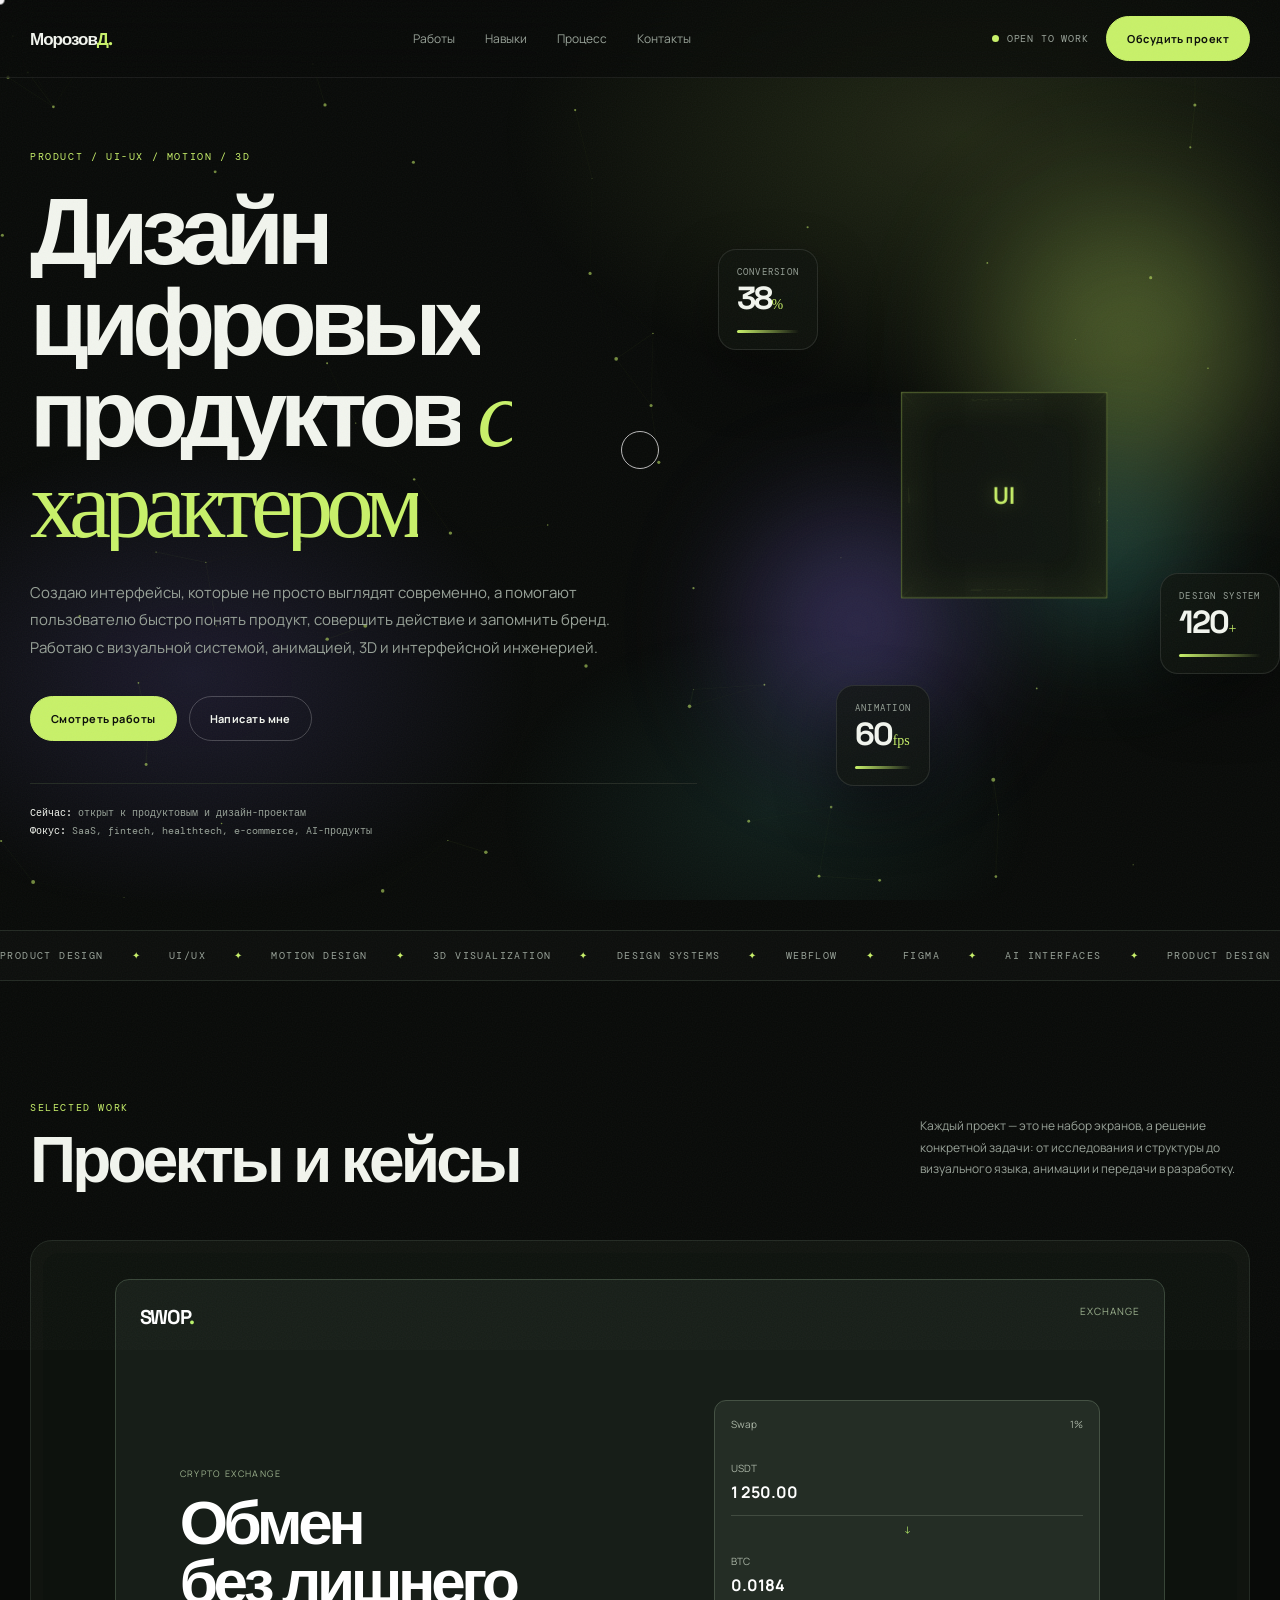
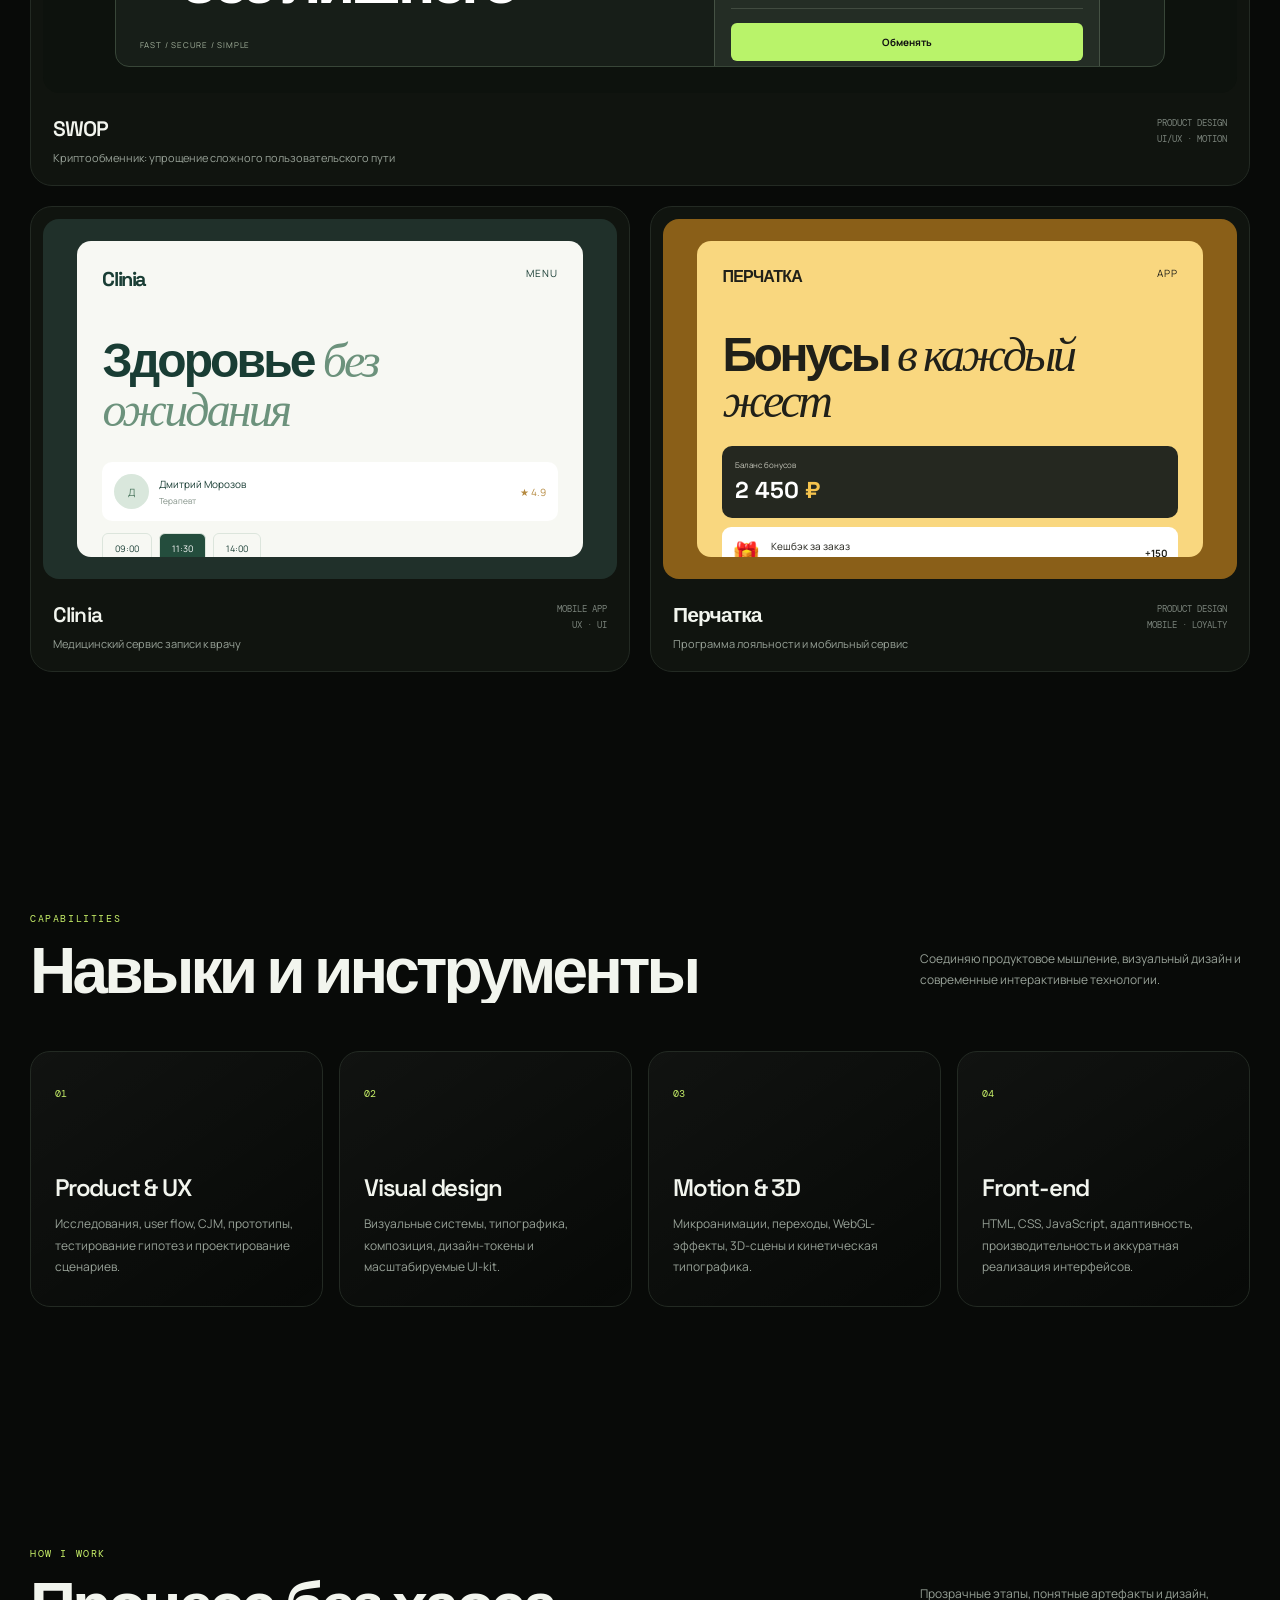
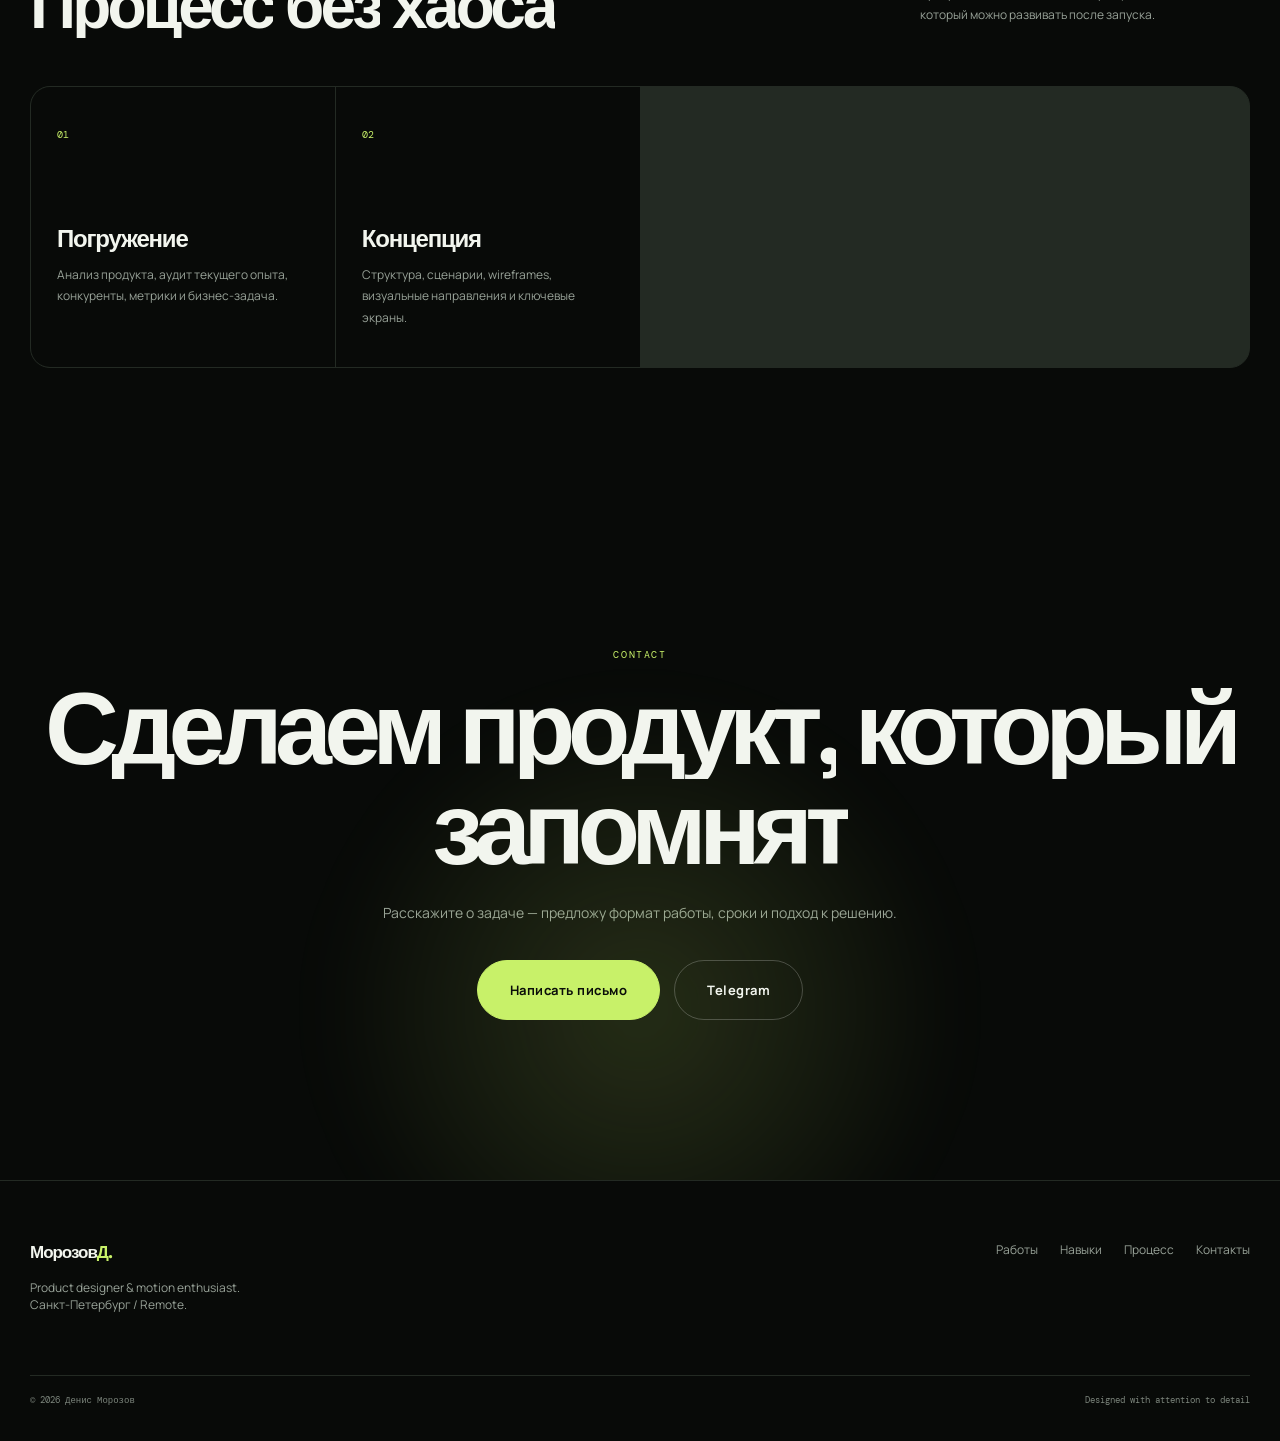
<file: index.html>
<!DOCTYPE html>
<html lang="ru">
<head>
<meta charset="UTF-8">
<meta name="viewport" content="width=device-width, initial-scale=1.0">
<title>Морозов Дмитрий — Product Designer</title>
<meta name="description" content="Продуктовый дизайнер. Интерфейсы, цифровые продукты, анимация и 3D-визуализация.">
<link rel="preconnect" href="https://fonts.googleapis.com">
<link rel="preconnect" href="https://fonts.gstatic.com" crossorigin>
<link href="https://fonts.googleapis.com/css2?family=DM+Mono:wght@400;500&family=Manrope:wght@400;500;600;700;800&family=Space+Grotesk:wght@400;500;600;700&display=swap" rel="stylesheet">
<link rel="stylesheet" href="style.css">
</head>
<body>
<div class="noise"></div>
<div class="cursor" data-cursor></div>
<div class="cursor-ring" data-cursor-ring></div>

<div class="preloader" data-preloader>
  <div class="preloader-inner">
    <div class="preloader-logo">М<span>.</span></div>
    <div class="preloader-bar"><i></i></div>
    <div class="preloader-text">Собираю интерфейс<span data-loader-percent>0%</span></div>
  </div>
</div>

<header class="nav">
  <div class="wrap nav-inner">
    <a href="#top" class="logo" data-magnetic>Морозов<span>Д.</span></a>
    <nav class="navlinks">
      <a href="#work" data-link>Работы</a>
      <a href="#skills" data-link>Навыки</a>
      <a href="#process" data-link>Процесс</a>
      <a href="#contact" data-link>Контакты</a>
    </nav>
    <div class="navright">
      <div class="availability"><span></span>Open to work</div>
      <a class="btn dark" href="#contact" data-magnetic>Обсудить проект</a>
      <button class="mobile-menu" data-menu aria-label="Меню"><span></span><span></span></button>
    </div>
  </div>
</header>

<main id="top">
  <section class="hero">
    <div class="wrap hero-grid">
      <div class="hero-copy">
        <div class="eyebrow" data-reveal>Product / UI-UX / Motion / 3D</div>
        <h1 data-split>Дизайн цифровых продуктов <em>с характером</em></h1>
        <p data-reveal>Создаю интерфейсы, которые не просто выглядят современно, а помогают пользователю быстро понять продукт, совершить действие и запомнить бренд. Работаю с визуальной системой, анимацией, 3D и интерфейсной инженерией.</p>
        <div class="hero-actions" data-reveal>
          <a href="#work" class="btn dark" data-magnetic>Смотреть работы</a>
          <a href="#contact" class="btn" data-magnetic>Написать мне</a>
        </div>
        <div class="hero-note" data-reveal>
          <strong>Сейчас:</strong> открыт к продуктовым и дизайн-проектам<br>
          <strong>Фокус:</strong> SaaS, fintech, healthtech, e-commerce, AI-продукты
        </div>
      </div>

      <div class="hero-visual" data-reveal>
        <div class="orb orb-1"></div>
        <div class="orb orb-2"></div>
        <div class="orb orb-3"></div>
        <div class="scene-3d" data-tilt-scene>
          <div class="cube">
            <div class="face front"><span>UI</span></div>
            <div class="face back"><span>UX</span></div>
            <div class="face right"><span>3D</span></div>
            <div class="face left"><span>AI</span></div>
            <div class="face top"><span>Motion</span></div>
            <div class="face bottom"><span>Design</span></div>
          </div>
        </div>
        <div class="floating-card card-a" data-float>
          <small>Conversion</small>
          <strong data-count="38">0</strong><em>%</em>
          <div class="spark"></div>
        </div>
        <div class="floating-card card-b" data-float>
          <small>Design system</small>
          <strong data-count="120">0</strong><em>+</em>
          <div class="spark"></div>
        </div>
        <div class="floating-card card-c" data-float>
          <small>Animation</small>
          <strong data-count="60">0</strong><em>fps</em>
          <div class="spark"></div>
        </div>
      </div>
    </div>
  </section>

  <div class="ticker">
    <div class="ticker-track">
      <span>Product design</span><i>✦</i><span>UI/UX</span><i>✦</i><span>Motion design</span><i>✦</i><span>3D visualization</span><i>✦</i><span>Design systems</span><i>✦</i><span>Webflow</span><i>✦</i><span>Figma</span><i>✦</i><span>AI interfaces</span><i>✦</i>
      <span>Product design</span><i>✦</i><span>UI/UX</span><i>✦</i><span>Motion design</span><i>✦</i><span>3D visualization</span><i>✦</i><span>Design systems</span><i>✦</i><span>Webflow</span><i>✦</i><span>Figma</span><i>✦</i><span>AI interfaces</span><i>✦</i>
    </div>
  </div>

  <section class="section" id="work">
    <div class="wrap">
      <div class="section-head">
        <div>
          <div class="eyebrow" data-reveal>Selected work</div>
          <h2 data-split>Проекты и кейсы</h2>
        </div>
        <p data-reveal>Каждый проект — это не набор экранов, а решение конкретной задачи: от исследования и структуры до визуального языка, анимации и передачи в разработку.</p>
      </div>

      <div class="projects">
        <a class="project wide" href="case-swop.html" data-tilt data-reveal>
          <div class="project-art swop">
            <div class="case-preview swop-preview">
              <div class="swop-top"><b>SWOP<span>.</span></b><span>EXCHANGE</span></div>
              <div class="swop-content">
                <div>
                  <div class="swop-label">CRYPTO EXCHANGE</div>
                  <div class="swop-heading">Обмен<br>без лишнего</div>
                </div>
                <div class="swop-widget">
                  <div class="swop-widget-head"><span>Swap</span><span>1%</span></div>
                  <div class="swop-currency">USDT<b>1 250.00</b></div>
                  <div class="swop-arrow">↓</div>
                  <div class="swop-currency">BTC<b>0.0184</b></div>
                  <div class="swop-button">Обменять</div>
                </div>
              </div>
              <div class="swop-bottom">FAST / SECURE / SIMPLE</div>
            </div>
          </div>
          <div class="project-info">
            <div><h3>SWOP</h3><p>Криптообменник: упрощение сложного пользовательского пути</p></div>
            <div class="project-meta">Product design<br>UI/UX · Motion</div>
          </div>
        </a>

        <a class="project" href="case-clinia.html" data-tilt data-reveal>
          <div class="project-art clinia">
            <div class="case-preview clinia-preview">
              <div class="clinia-top"><b>Clinia</b><span>MENU</span></div>
              <div class="clinia-heading">Здоровье <i>без ожидания</i></div>
              <div class="clinia-doctor"><div class="doctor-avatar">Д</div><div>Дмитрий Морозов<br><small>Терапевт</small></div><span>★ 4.9</span></div>
              <div class="clinia-slots"><i>09:00</i><i class="selected">11:30</i><i>14:00</i></div>
              <div class="clinia-cta">Записаться на приём</div>
            </div>
          </div>
          <div class="project-info">
            <div><h3>Clinia</h3><p>Медицинский сервис записи к врачу</p></div>
            <div class="project-meta">Mobile app<br>UX · UI</div>
          </div>
        </a>

        <a class="project" href="case-perchatka.html" data-tilt data-reveal>
          <div class="project-art perchatka">
            <div class="case-preview perchatka-preview">
              <div class="perchatka-top"><b>ПЕРЧАТКА</b><span>APP</span></div>
              <div class="perchatka-heading">Бонусы <i>в каждый жест</i></div>
              <div class="perchatka-balance"><small>Баланс бонусов</small><b>2 450 <span>₽</span></b></div>
              <div class="perchatka-reward"><div>🎁</div><div>Кешбэк за заказ<br><small>+150 бонусов</small></div><strong>+150</strong></div>
              <div class="perchatka-nav">● ● ●</div>
            </div>
          </div>
          <div class="project-info">
            <div><h3>Перчатка</h3><p>Программа лояльности и мобильный сервис</p></div>
            <div class="project-meta">Product design<br>Mobile · Loyalty</div>
          </div>
        </a>
      </div>
    </div>
  </section>

  <section class="section skills" id="skills">
    <div class="wrap">
      <div class="section-head">
        <div>
          <div class="eyebrow" data-reveal>Capabilities</div>
          <h2 data-split>Навыки и инструменты</h2>
        </div>
        <p data-reveal>Соединяю продуктовое мышление, визуальный дизайн и современные интерактивные технологии.</p>
      </div>
      <div class="skills-grid">
        <div class="skill" data-reveal data-tilt><span class="skill-num">01</span><h3>Product & UX</h3><p>Исследования, user flow, CJM, прототипы, тестирование гипотез и проектирование сценариев.</p></div>
        <div class="skill" data-reveal data-tilt><span class="skill-num">02</span><h3>Visual design</h3><p>Визуальные системы, типографика, композиция, дизайн-токены и масштабируемые UI-kit.</p></div>
        <div class="skill" data-reveal data-tilt><span class="skill-num">03</span><h3>Motion & 3D</h3><p>Микроанимации, переходы, WebGL-эффекты, 3D-сцены и кинетическая типографика.</p></div>
        <div class="skill" data-reveal data-tilt><span class="skill-num">04</span><h3>Front-end</h3><p>HTML, CSS, JavaScript, адаптивность, производительность и аккуратная реализация интерфейсов.</p></div>
      </div>
    </div>
  </section>

  <section class="section process" id="process">
    <div class="wrap">
      <div class="section-head">
        <div>
          <div class="eyebrow" data-reveal>How I work</div>
          <h2 data-split>Процесс без хаоса</h2>
        </div>
        <p data-reveal>Прозрачные этапы, понятные артефакты и дизайн, который можно развивать после запуска.</p>
      </div>
      <div class="process-grid">
        <div class="process-item" data-reveal><span>01</span><h3>Погружение</h3><p>Анализ продукта, аудит текущего опыта, конкуренты, метрики и бизнес-задача.</p></div>
        <div class="process-item" data-reveal><span>02</span><h3>Концепция</h3><p>Структура, сценарии, wireframes, визуальные направления и ключевые экраны.</p></div>
        <div class="process-item" data-reveal><span>03</span><h3>Дизайн</h3><p>UI-kit, адаптивные макеты, состояния, анимации и дизайн-система.</p></div>
        <div class="process-item" data-reveal><span>04</span><h3>Запуск</h3><p>Подготовка к разработке, спецификации, контроль качества и итерации по метрикам.</p></div>
      </div>
    </div>
  </section>

  <section class="section contact" id="contact">
    <div class="wrap contact-wrap">
      <div class="eyebrow" data-reveal>Contact</div>
      <h2 class="contact-title" data-split>Сделаем продукт, который запомнят</h2>
      <p data-reveal>Расскажите о задаче — предложу формат работы, сроки и подход к решению.</p>
      <div class="contact-actions" data-reveal>
        <a href="mailto:mazzask@proton.me" class="btn dark big" data-magnetic>Написать письмо</a>
        <a href="https://t.me/wewassup" class="btn big" data-magnetic>Telegram</a>
      </div>
    </div>
  </section>
</main>

<footer class="footer">
  <div class="wrap">
    <div class="footer-top">
      <div>
        <div class="logo">Морозов<span>Д.</span></div>
        <p>Product designer & motion enthusiast.<br>Санкт-Петербург / Remote.</p>
      </div>
      <div class="footer-links">
        <a href="#work">Работы</a>
        <a href="#skills">Навыки</a>
        <a href="#process">Процесс</a>
        <a href="#contact">Контакты</a>
      </div>
    </div>
    <div class="footer-bottom">
      <span>© <span data-year>2026</span> Денис Морозов</span>
      <span>Designed with attention to detail</span>
    </div>
  </div>
</footer>

<canvas id="particles"></canvas>
<script src="app.js"></script>
</body>
</html>
</file>
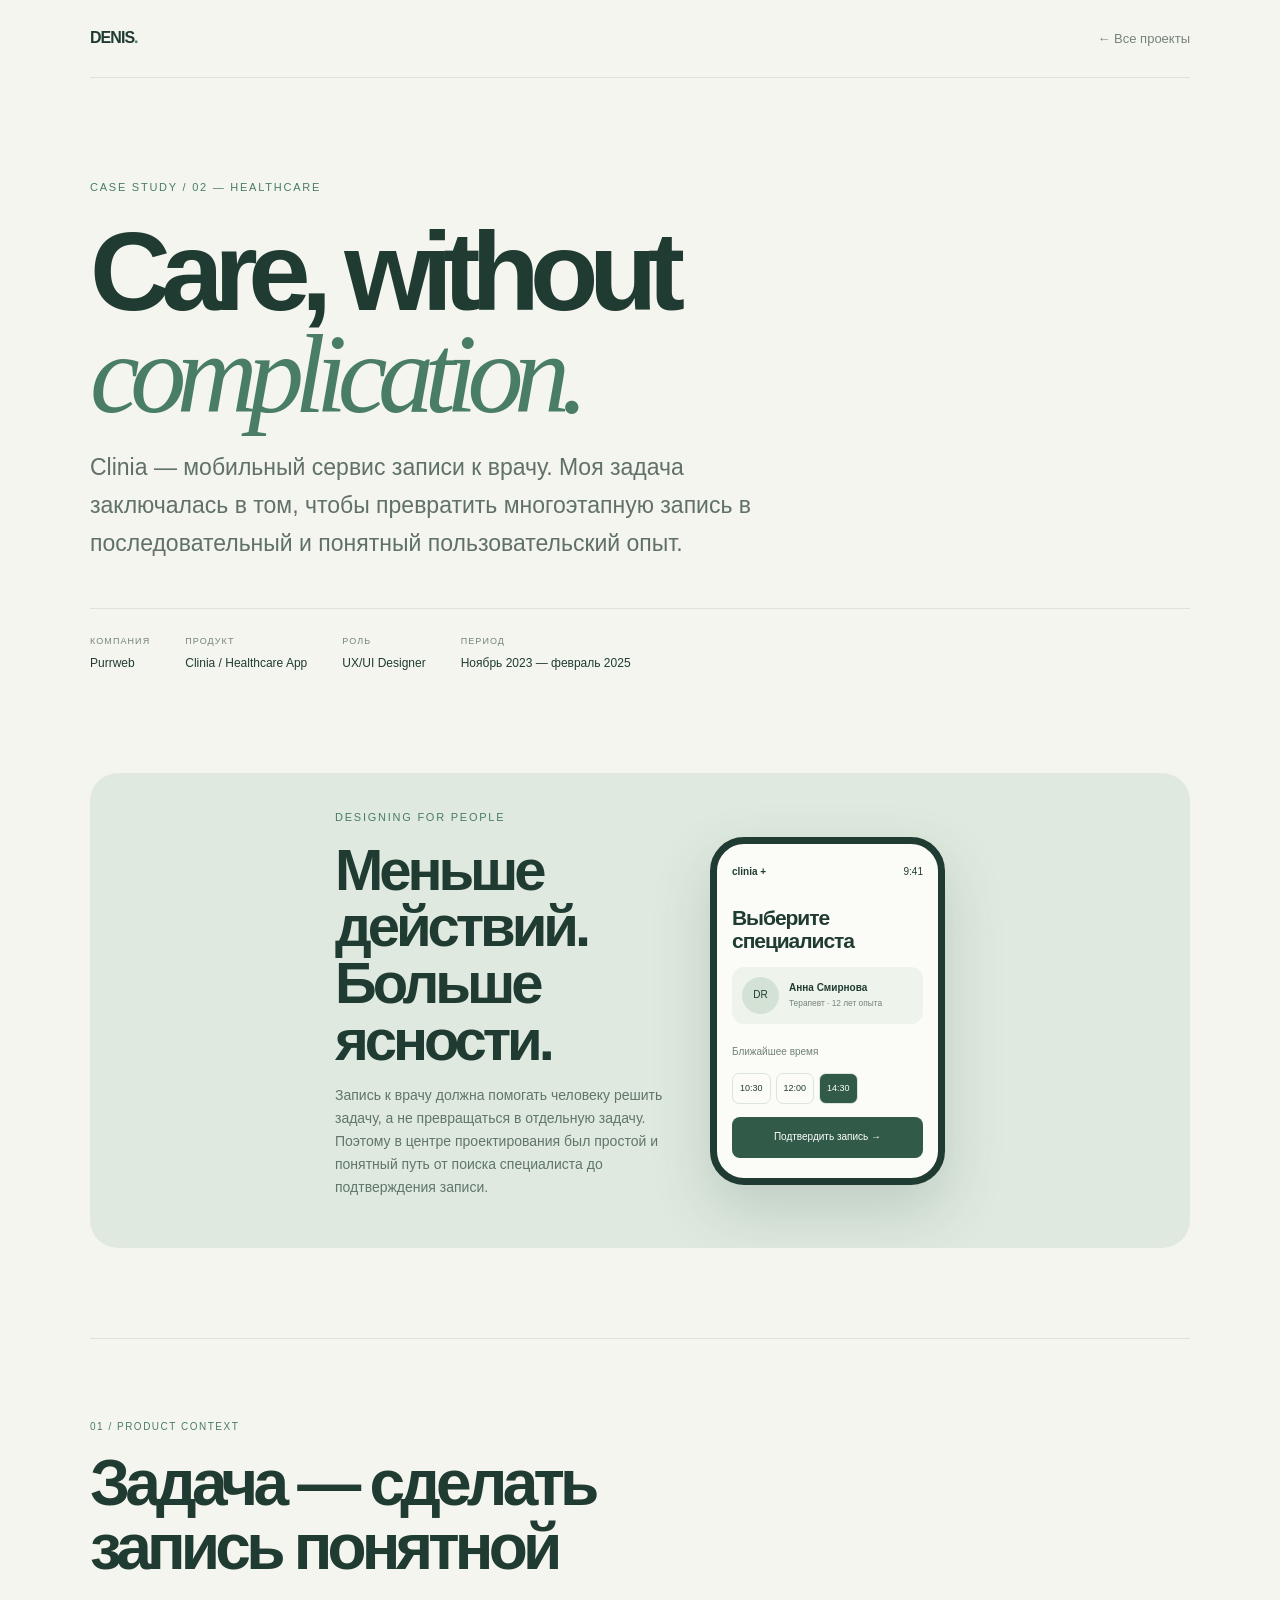
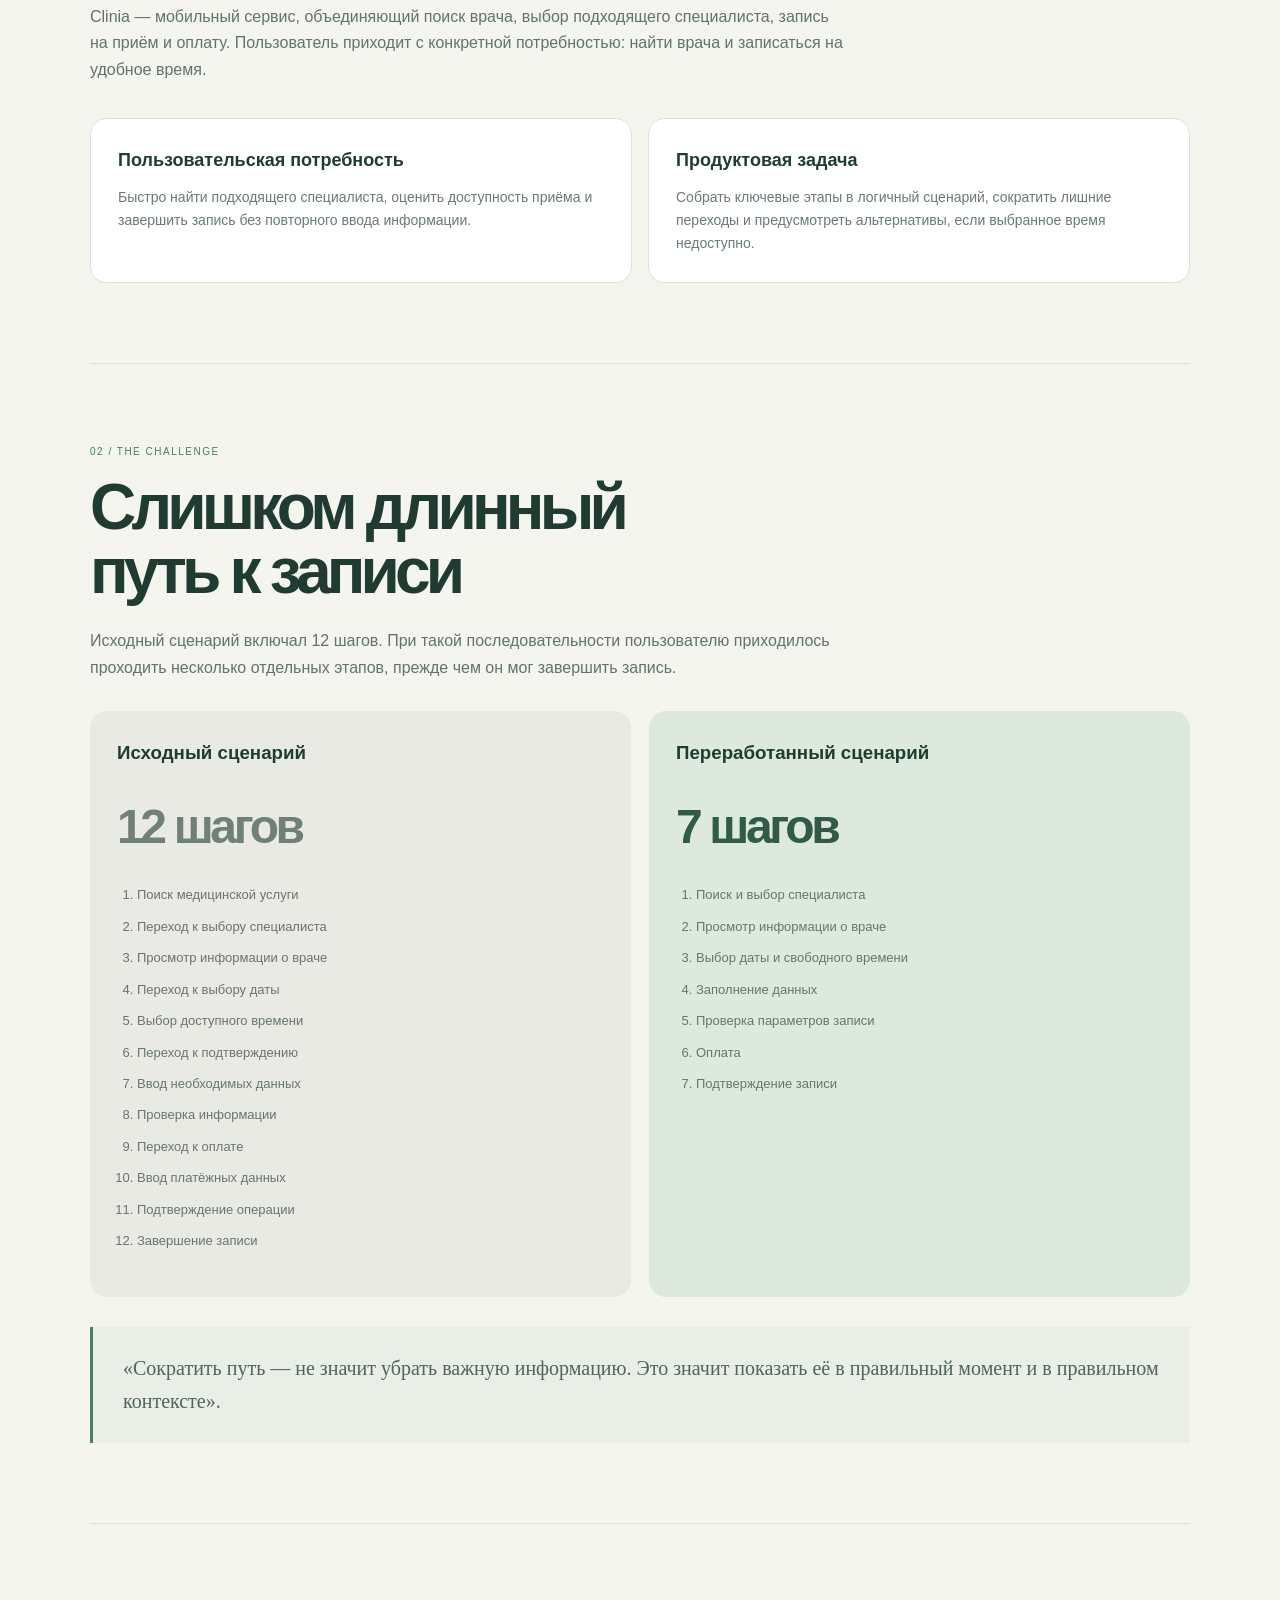
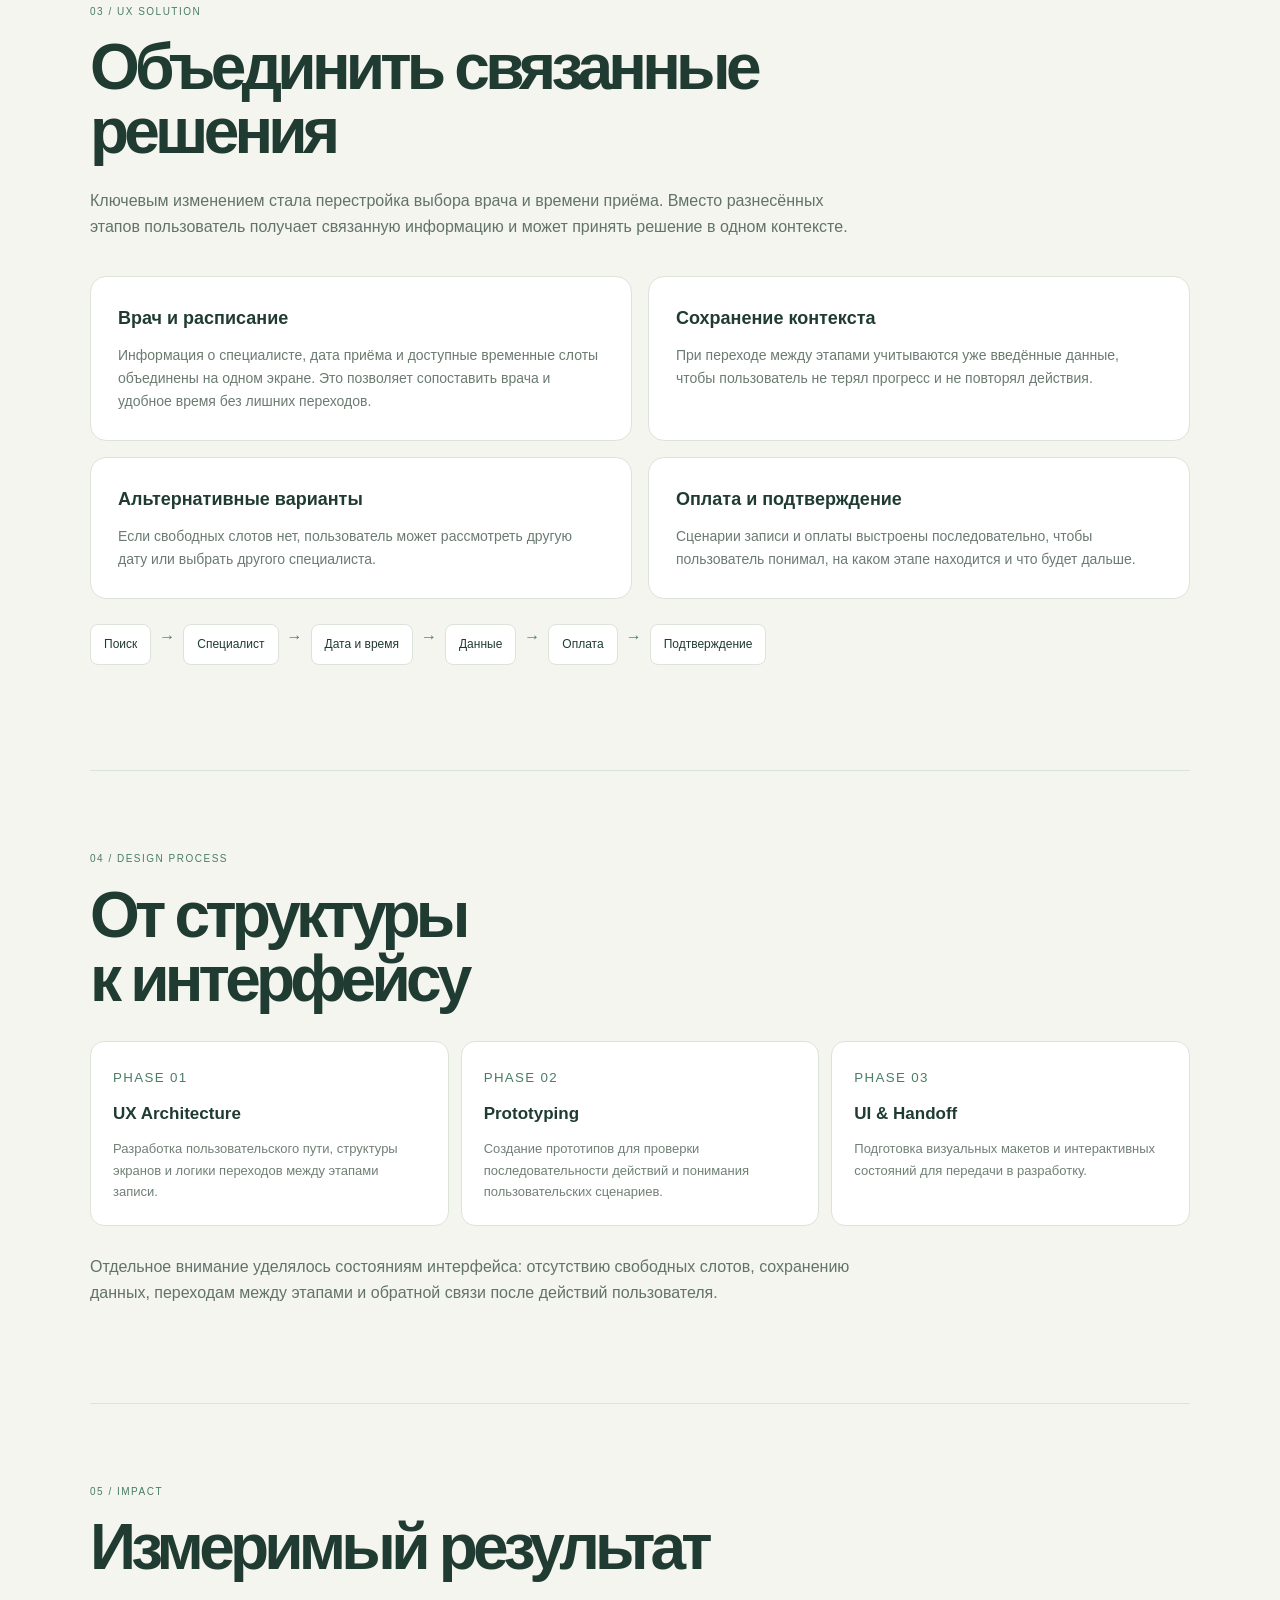
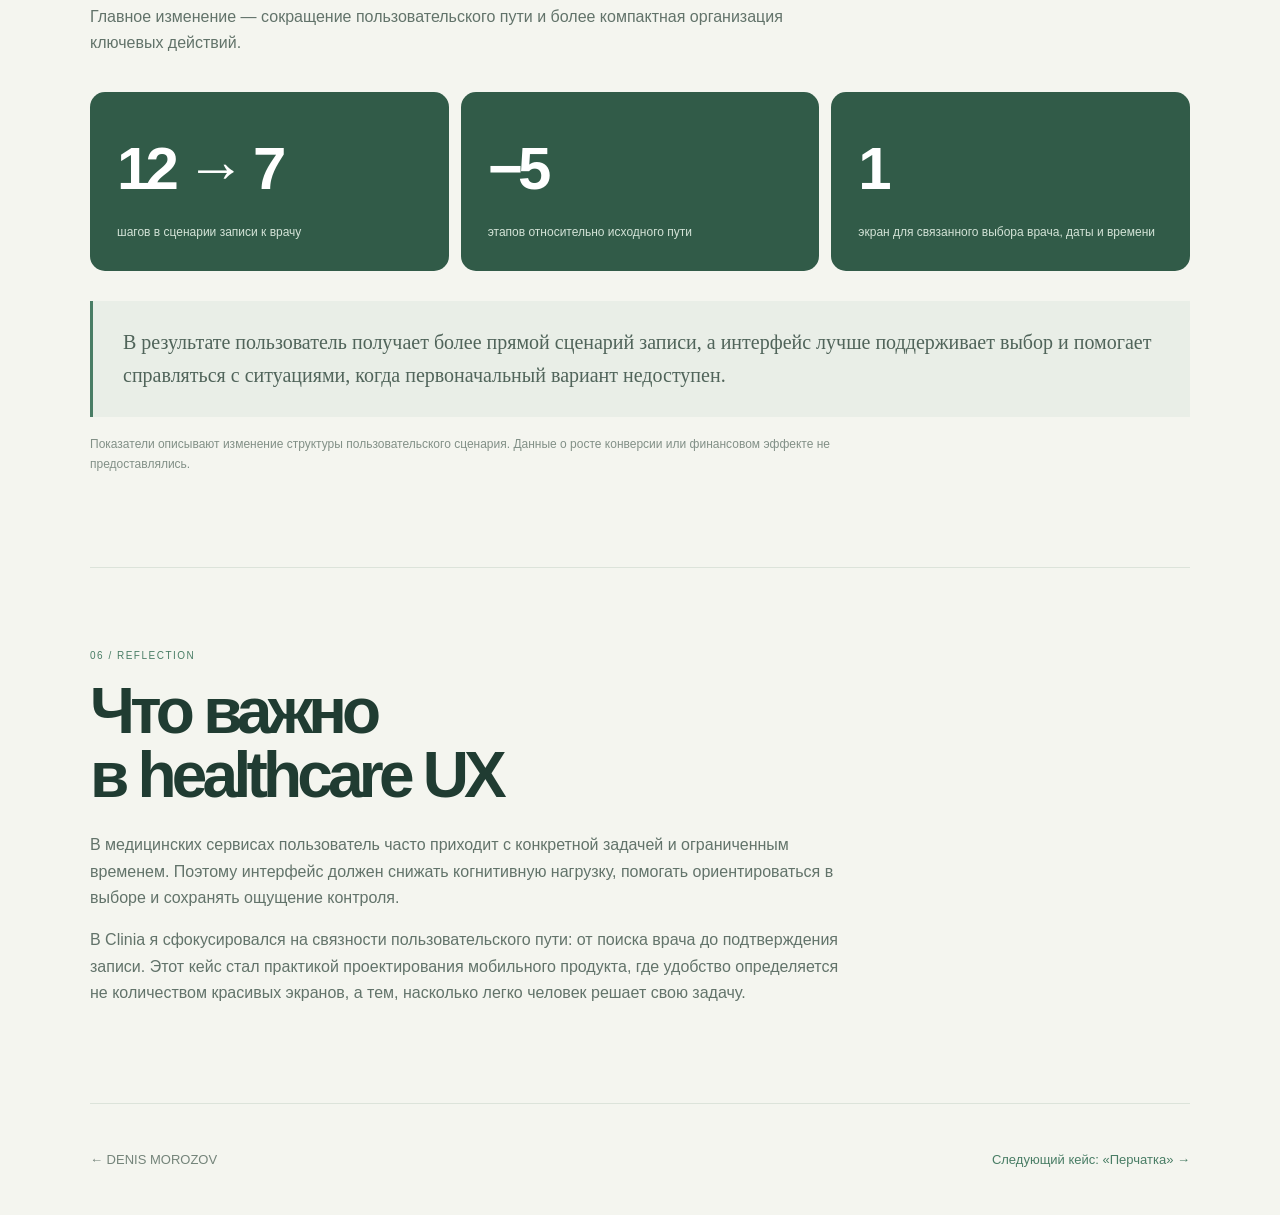
<file: case-clinia.html>
<!DOCTYPE html>
<html lang="ru">
<head>
<meta charset="UTF-8">
<meta name="viewport" content="width=device-width, initial-scale=1">
<meta name="theme-color" content="#f4f5ef">
<title>Clinia — Healthcare App | Denis Morozov</title>
<meta name="description" content="UX/UI case study: мобильный сервис записи к врачу, оптимизация пользовательского пути с 12 до 7 шагов.">
<style>
:root{--bg:#f4f5ef;--paper:#fff;--ink:#203c32;--muted:#74847a;--green:#497d65;--soft:#e5ece4;--line:#dce3da;--max:1100px}
*{box-sizing:border-box}html{scroll-behavior:smooth}body{margin:0;background:var(--bg);color:var(--ink);font-family:Inter,Arial,sans-serif;line-height:1.65}a{color:inherit;text-decoration:none}.wrap{width:min(var(--max),calc(100% - 48px));margin:auto}.nav{height:78px;display:flex;justify-content:space-between;align-items:center;border-bottom:1px solid var(--line)}.logo{font-weight:800;letter-spacing:-.06em}.logo span{color:var(--green)}.nav a:last-child{font-size:13px;color:var(--muted)}.hero{padding:100px 0 50px}.tag{font-size:11px;letter-spacing:.16em;text-transform:uppercase;color:var(--green)}h1{font-size:clamp(54px,9vw,112px);line-height:.91;letter-spacing:-.085em;margin:25px 0 20px;font-weight:650}.hero h1 em{font-family:Georgia,serif;font-weight:400;color:var(--green)}.lead{max-width:700px;font-size:clamp(18px,2vw,23px);color:#607168}.meta{display:flex;gap:35px;flex-wrap:wrap;padding:25px 0;border-top:1px solid var(--line);margin-top:45px}.meta div{font-size:12px}.meta small{display:block;color:var(--muted);font-size:9px;letter-spacing:.12em;margin-bottom:5px}.visual{margin:25px auto 90px;background:#dfe9df;border-radius:28px;min-height:470px;display:flex;align-items:center;justify-content:center;gap:35px;padding:35px;overflow:hidden}.visual-copy{max-width:340px}.visual-copy h2{font-size:clamp(34px,5vw,58px);line-height:.98;letter-spacing:-.07em;margin:15px 0}.visual-copy p{color:#60766a;font-size:14px}.phone{width:235px;min-width:220px;background:#fbfcf8;border:7px solid #203b31;border-radius:34px;padding:20px 15px;box-shadow:0 25px 60px #31574430}.phone-top{font-size:10px;display:flex;justify-content:space-between}.phone h3{font-size:21px;line-height:1.1;letter-spacing:-.05em;margin:25px 0 15px}.doctor{display:flex;gap:10px;align-items:center;background:#eef3ec;padding:10px;border-radius:12px;font-size:10px}.avatar{width:37px;height:37px;background:#d3e2d4;border-radius:50%;display:grid;place-items:center}.doctor small{display:block;color:var(--muted)}.slots{display:flex;gap:5px;margin:13px 0}.slots span{padding:7px;border:1px solid #dce5db;border-radius:7px;font-size:9px}.slots .active{background:#315b48;color:#fff}.book{background:#315b48;color:#fff;text-align:center;padding:12px;border-radius:8px;font-size:10px}.section{padding:80px 0;border-top:1px solid var(--line)}.section-label{font-size:10px;letter-spacing:.15em;color:var(--green);margin-bottom:15px}.section h2{font-size:clamp(35px,5.5vw,64px);line-height:1;letter-spacing:-.075em;margin:0 0 25px}.section>p{max-width:760px;color:#62736a}.intro-grid{display:grid;grid-template-columns:1fr 1fr;gap:16px;margin-top:35px}.card{background:var(--paper);border:1px solid var(--line);border-radius:16px;padding:27px}.card h3{font-size:18px;margin:0 0 10px}.card p{font-size:14px;color:#6b7b71;margin:0}.journey{display:grid;grid-template-columns:1fr 1fr;gap:18px;margin-top:30px}.journey-panel{padding:27px;border-radius:17px;background:#e8eae3}.journey-panel.after{background:#dce9dc}.journey-panel h3{margin:0 0 18px}.journey-panel ol{padding-left:20px;color:#68766d;font-size:13px}.journey-panel li{padding:5px 0}.journey-panel strong{font-size:48px;letter-spacing:-.07em;color:#718076}.journey-panel.after strong{color:#315b48}.flow{display:flex;flex-wrap:wrap;gap:8px;margin:25px 0}.flow span{background:#fff;border:1px solid var(--line);border-radius:8px;padding:10px 13px;font-size:12px}.flow b{color:var(--green)}.phases{display:grid;grid-template-columns:repeat(3,1fr);gap:12px;margin-top:30px}.phase{background:#fff;border:1px solid var(--line);padding:22px;border-radius:14px}.phase small{color:var(--green);letter-spacing:.1em}.phase h3{font-size:17px;margin:10px 0}.phase p{font-size:13px;color:#718076;margin:0}.impact{margin-top:35px;display:grid;grid-template-columns:repeat(3,1fr);gap:12px}.metric{background:#315b48;color:#fff;padding:27px;border-radius:15px}.metric strong{font-size:clamp(38px,5vw,60px);letter-spacing:-.08em;display:block}.metric span{font-size:12px;color:#d3e3d7}.quote{margin-top:30px;padding:25px 30px;border-left:3px solid var(--green);background:#e9eee7;color:#50645a;font-family:Georgia,serif;font-size:20px}.footer{border-top:1px solid var(--line);padding:45px 0;display:flex;justify-content:space-between;gap:20px;font-size:13px;color:var(--muted)}.footer a:last-child{color:var(--green)}@media(max-width:700px){.wrap{width:calc(100% - 32px)}.hero{padding-top:70px}.visual{flex-direction:column;align-items:flex-start;padding:25px}.phone{align-self:center}.intro-grid,.journey{grid-template-columns:1fr}.phases,.impact{grid-template-columns:1fr}.meta{gap:18px}.footer{flex-direction:column}}
</style>
</head>
<body>
<header class="wrap nav">
<a class="logo" href="index.html">DENIS<span>.</span></a>
<a href="index.html#projects">← Все проекты</a>
</header>

<main>
<section class="wrap hero">
<div class="tag">CASE STUDY / 02 — HEALTHCARE</div>
<h1>Care, without<br><em>complication.</em></h1>
<p class="lead">Clinia — мобильный сервис записи к врачу. Моя задача заключалась в том, чтобы превратить многоэтапную запись в последовательный и понятный пользовательский опыт.</p>
<div class="meta">
<div><small>КОМПАНИЯ</small>Purrweb</div>
<div><small>ПРОДУКТ</small>Clinia / Healthcare App</div>
<div><small>РОЛЬ</small>UX/UI Designer</div>
<div><small>ПЕРИОД</small>Ноябрь 2023 — февраль 2025</div>
</div>
</section>

<section class="wrap visual">
<div class="visual-copy">
<div class="tag">DESIGNING FOR PEOPLE</div>
<h2>Меньше действий.<br>Больше ясности.</h2>
<p>Запись к врачу должна помогать человеку решить задачу, а не превращаться в отдельную задачу. Поэтому в центре проектирования был простой и понятный путь от поиска специалиста до подтверждения записи.</p>
</div>
<div class="phone">
<div class="phone-top"><b>clinia +</b><span>9:41</span></div>
<h3>Выберите<br>специалиста</h3>
<div class="doctor"><div class="avatar">DR</div><div><b>Анна Смирнова</b><small>Терапевт · 12 лет опыта</small></div></div>
<p style="font-size:10px;color:#718076;margin:20px 0 7px">Ближайшее время</p>
<div class="slots"><span>10:30</span><span>12:00</span><span class="active">14:30</span></div>
<div class="book">Подтвердить запись →</div>
</div>
</section>

<section class="wrap section">
<div class="section-label">01 / PRODUCT CONTEXT</div>
<h2>Задача — сделать<br>запись понятной</h2>
<p>Clinia — мобильный сервис, объединяющий поиск врача, выбор подходящего специалиста, запись на приём и оплату. Пользователь приходит с конкретной потребностью: найти врача и записаться на удобное время.</p>
<div class="intro-grid">
<div class="card"><h3>Пользовательская потребность</h3><p>Быстро найти подходящего специалиста, оценить доступность приёма и завершить запись без повторного ввода информации.</p></div>
<div class="card"><h3>Продуктовая задача</h3><p>Собрать ключевые этапы в логичный сценарий, сократить лишние переходы и предусмотреть альтернативы, если выбранное время недоступно.</p></div>
</div>
</section>

<section class="wrap section">
<div class="section-label">02 / THE CHALLENGE</div>
<h2>Слишком длинный<br>путь к записи</h2>
<p>Исходный сценарий включал 12 шагов. При такой последовательности пользователю приходилось проходить несколько отдельных этапов, прежде чем он мог завершить запись.</p>
<div class="journey">
<div class="journey-panel">
<h3>Исходный сценарий</h3>
<strong>12 шагов</strong>
<ol>
<li>Поиск медицинской услуги</li>
<li>Переход к выбору специалиста</li>
<li>Просмотр информации о враче</li>
<li>Переход к выбору даты</li>
<li>Выбор доступного времени</li>
<li>Переход к подтверждению</li>
<li>Ввод необходимых данных</li>
<li>Проверка информации</li>
<li>Переход к оплате</li>
<li>Ввод платёжных данных</li>
<li>Подтверждение операции</li>
<li>Завершение записи</li>
</ol>
</div>
<div class="journey-panel after">
<h3>Переработанный сценарий</h3>
<strong>7 шагов</strong>
<ol>
<li>Поиск и выбор специалиста</li>
<li>Просмотр информации о враче</li>
<li>Выбор даты и свободного времени</li>
<li>Заполнение данных</li>
<li>Проверка параметров записи</li>
<li>Оплата</li>
<li>Подтверждение записи</li>
</ol>
</div>
</div>
<div class="quote">«Сократить путь — не значит убрать важную информацию. Это значит показать её в правильный момент и в правильном контексте».</div>
</section>

<section class="wrap section">
<div class="section-label">03 / UX SOLUTION</div>
<h2>Объединить связанные<br>решения</h2>
<p>Ключевым изменением стала перестройка выбора врача и времени приёма. Вместо разнесённых этапов пользователь получает связанную информацию и может принять решение в одном контексте.</p>
<div class="intro-grid">
<div class="card"><h3>Врач и расписание</h3><p>Информация о специалисте, дата приёма и доступные временные слоты объединены на одном экране. Это позволяет сопоставить врача и удобное время без лишних переходов.</p></div>
<div class="card"><h3>Сохранение контекста</h3><p>При переходе между этапами учитываются уже введённые данные, чтобы пользователь не терял прогресс и не повторял действия.</p></div>
<div class="card"><h3>Альтернативные варианты</h3><p>Если свободных слотов нет, пользователь может рассмотреть другую дату или выбрать другого специалиста.</p></div>
<div class="card"><h3>Оплата и подтверждение</h3><p>Сценарии записи и оплаты выстроены последовательно, чтобы пользователь понимал, на каком этапе находится и что будет дальше.</p></div>
</div>
<div class="flow">
<span>Поиск</span><b>→</b><span>Специалист</span><b>→</b><span>Дата и время</span><b>→</b><span>Данные</span><b>→</b><span>Оплата</span><b>→</b><span>Подтверждение</span>
</div>
</section>

<section class="wrap section">
<div class="section-label">04 / DESIGN PROCESS</div>
<h2>От структуры<br>к интерфейсу</h2>
<div class="phases">
<div class="phase"><small>PHASE 01</small><h3>UX Architecture</h3><p>Разработка пользовательского пути, структуры экранов и логики переходов между этапами записи.</p></div>
<div class="phase"><small>PHASE 02</small><h3>Prototyping</h3><p>Создание прототипов для проверки последовательности действий и понимания пользовательских сценариев.</p></div>
<div class="phase"><small>PHASE 03</small><h3>UI & Handoff</h3><p>Подготовка визуальных макетов и интерактивных состояний для передачи в разработку.</p></div>
</div>
<p style="margin-top:28px">Отдельное внимание уделялось состояниям интерфейса: отсутствию свободных слотов, сохранению данных, переходам между этапами и обратной связи после действий пользователя.</p>
</section>

<section class="wrap section">
<div class="section-label">05 / IMPACT</div>
<h2>Измеримый результат</h2>
<p>Главное изменение — сокращение пользовательского пути и более компактная организация ключевых действий.</p>
<div class="impact">
<div class="metric"><strong>12 → 7</strong><span>шагов в сценарии записи к врачу</span></div>
<div class="metric"><strong>−5</strong><span>этапов относительно исходного пути</span></div>
<div class="metric"><strong>1</strong><span>экран для связанного выбора врача, даты и времени</span></div>
</div>
<div class="quote">В результате пользователь получает более прямой сценарий записи, а интерфейс лучше поддерживает выбор и помогает справляться с ситуациями, когда первоначальный вариант недоступен.</div>
<p style="font-size:12px;color:#829087;margin-top:18px">Показатели описывают изменение структуры пользовательского сценария. Данные о росте конверсии или финансовом эффекте не предоставлялись.</p>
</section>

<section class="wrap section">
<div class="section-label">06 / REFLECTION</div>
<h2>Что важно<br>в healthcare UX</h2>
<p>В медицинских сервисах пользователь часто приходит с конкретной задачей и ограниченным временем. Поэтому интерфейс должен снижать когнитивную нагрузку, помогать ориентироваться в выборе и сохранять ощущение контроля.</p>
<p>В Clinia я сфокусировался на связности пользовательского пути: от поиска врача до подтверждения записи. Этот кейс стал практикой проектирования мобильного продукта, где удобство определяется не количеством красивых экранов, а тем, насколько легко человек решает свою задачу.</p>
</section>
</main>

<footer class="wrap footer">
<a href="index.html">← DENIS MOROZOV</a>
<a href="case-perchatka.html">Следующий кейс: «Перчатка» →</a>
</footer>
</body>
</html>
</file>
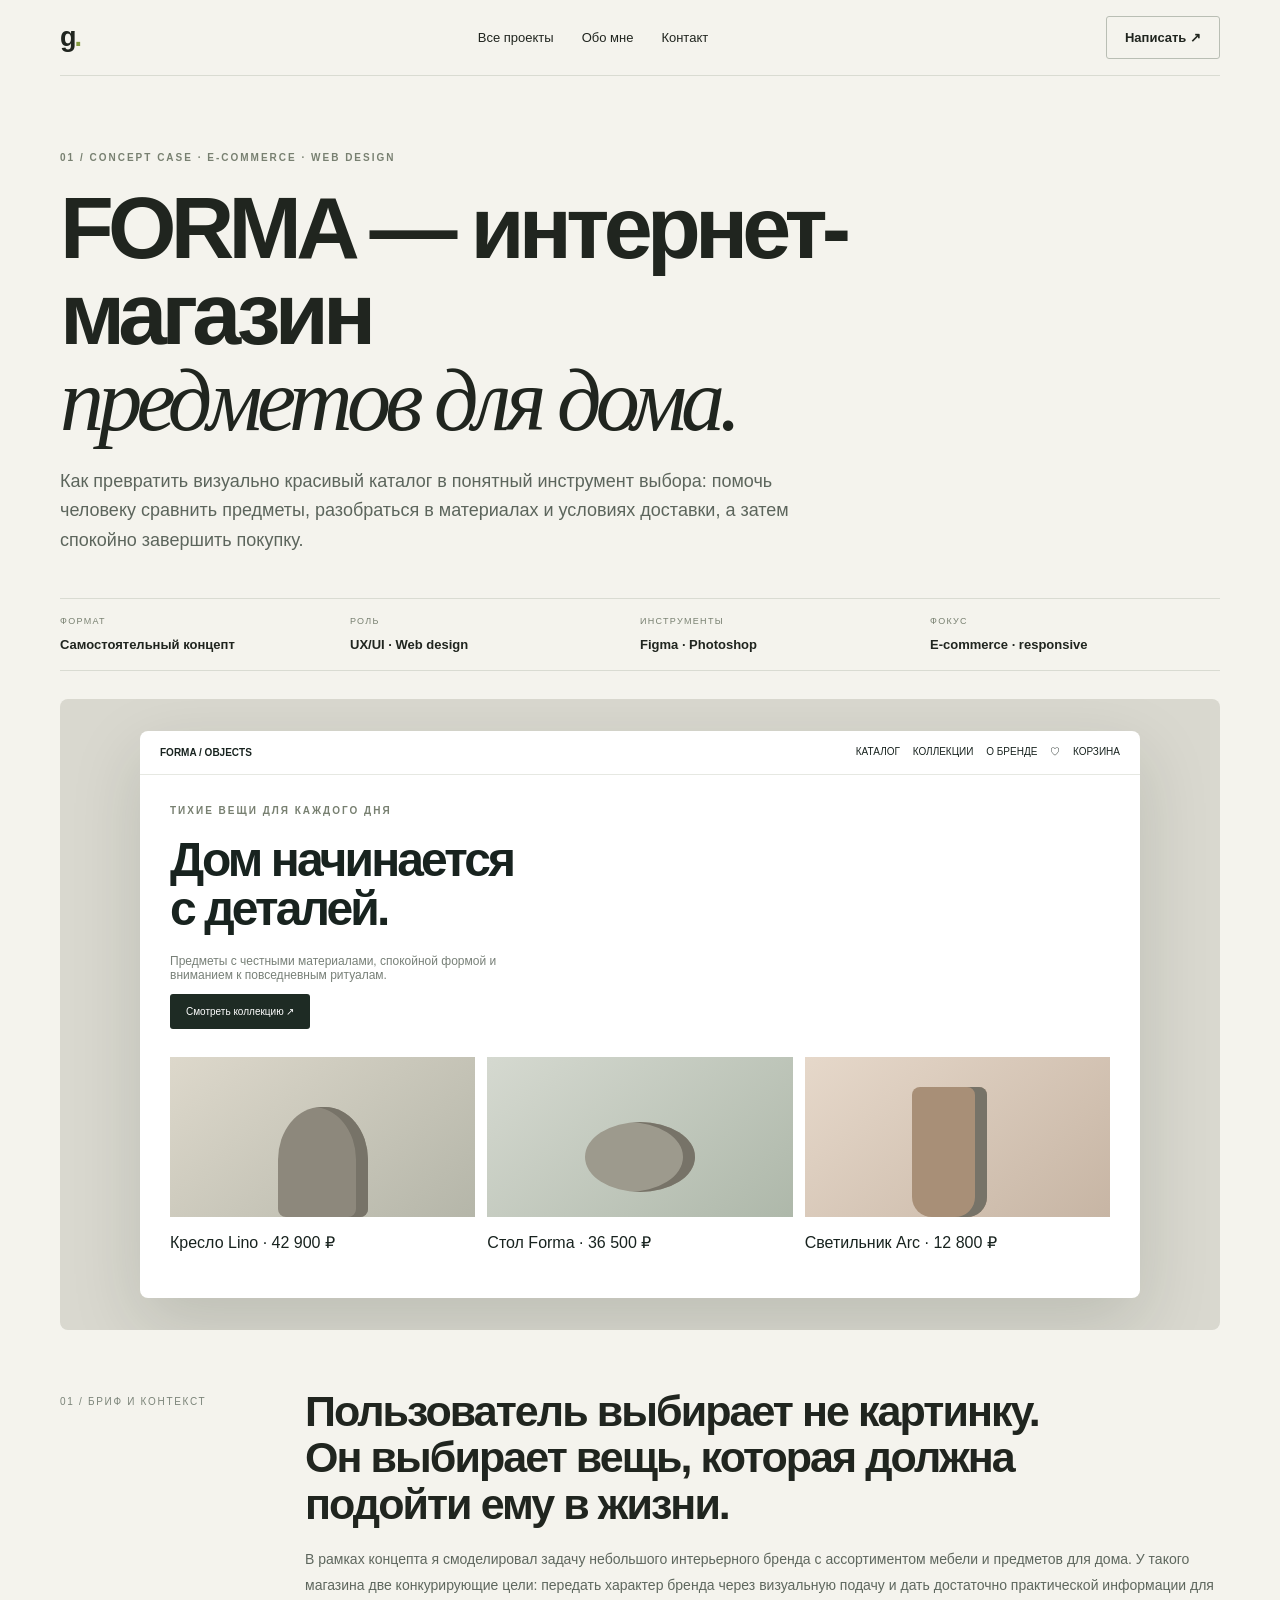
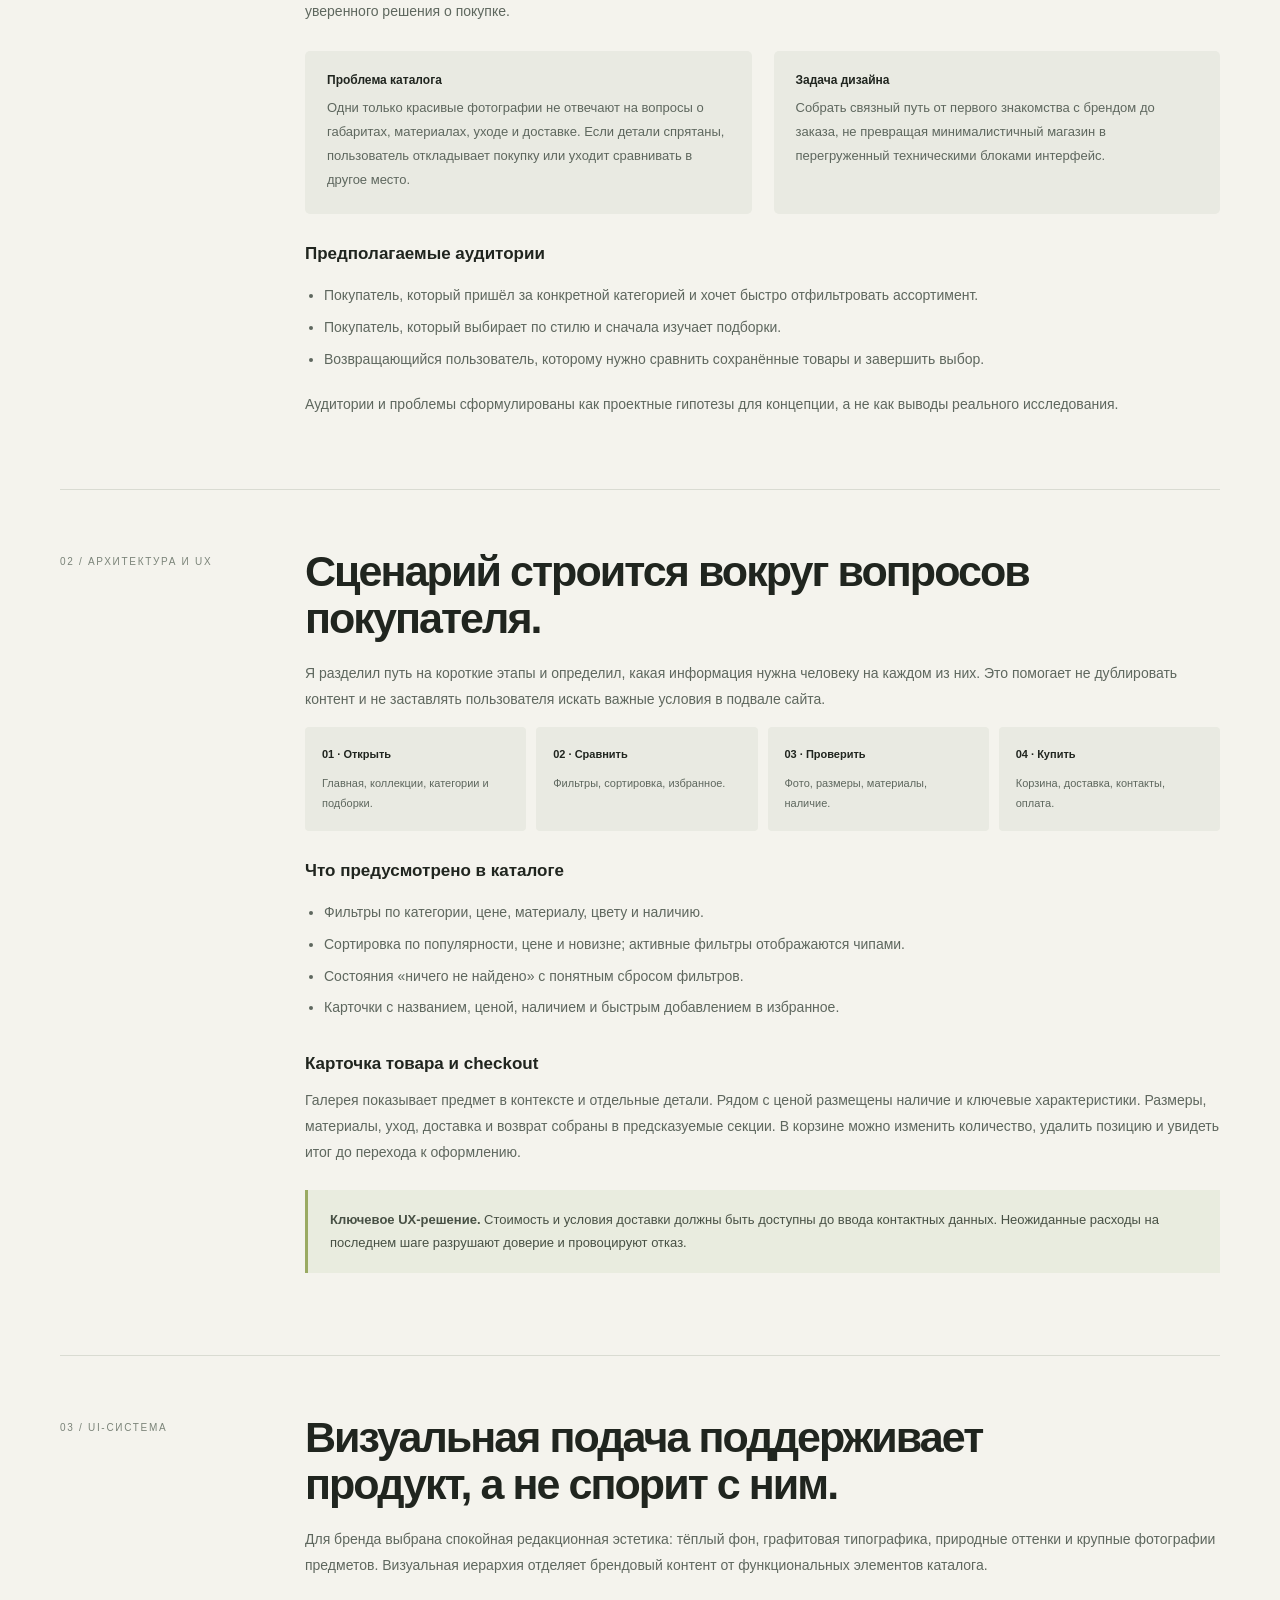
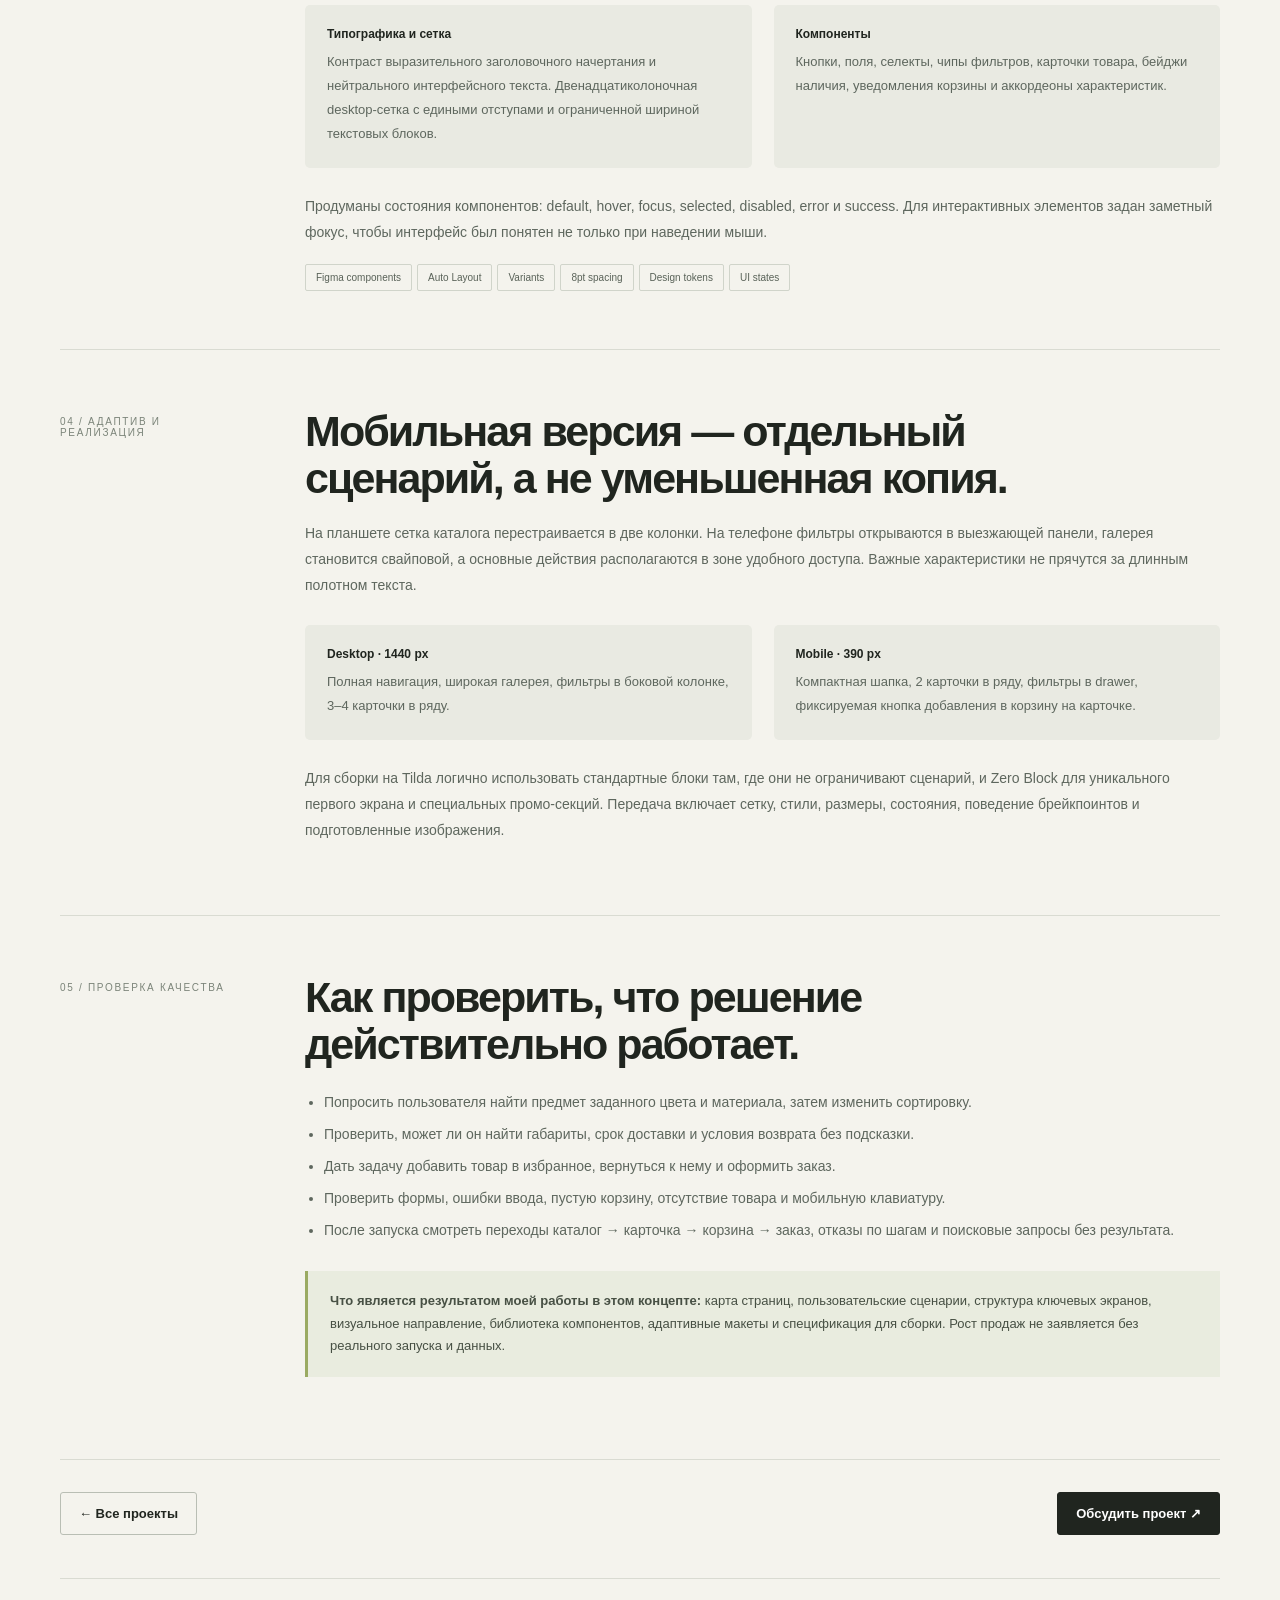
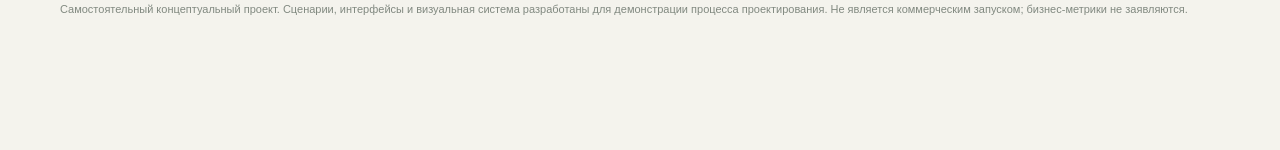
<file: case-forma.html>
<!doctype html>
<html lang="ru">

<head>
  <meta charset="utf-8">
  <meta name="viewport" content="width=device-width,initial-scale=1">
  <meta name="description" content="Подробный UX/UI кейс Григория: задача, исследование, сценарии, дизайн-система и адаптивные интерфейсы.">
  <title>FORMA — кейс | Морозов Д.А</title>
  <style>
    :root {
      --ink: #20251f;
      --muted: #687068;
      --paper: #f4f3ed;
      --line: #d9dbd2;
      --lime: #d6f36a;
      --blue: #dce8ff;
      --dark: #18231f;
      --serif: Georgia, 'Times New Roman', serif;
      --sans: Inter, Arial, sans-serif
    }
    
    * {
      box-sizing: border-box
    }
    
    html {
      scroll-behavior: smooth
    }
    
    body {
      margin: 0;
      background: var(--paper);
      color: var(--ink);
      font-family: var(--sans);
      -webkit-font-smoothing: antialiased
    }
    
    .wrap {
      width: min(1160px, calc(100% - 48px));
      margin: auto
    }
    
    .nav {
      height: 76px;
      display: flex;
      align-items: center;
      justify-content: space-between;
      border-bottom: 1px solid var(--line)
    }
    
    .logo {
      font-size: 27px;
      font-weight: 800;
      color: var(--ink);
      text-decoration: none;
      letter-spacing: -2px
    }
    
    .logo span {
      color: #849b40
    }
    
    .navlinks {
      display: flex;
      gap: 28px
    }
    
    .navlinks a,
    .nav .btn {
      font-size: 13px;
      color: var(--ink);
      text-decoration: none
    }
    
    .btn {
      display: inline-flex;
      align-items: center;
      gap: 10px;
      padding: 13px 18px;
      border: 1px solid #b9beb4;
      border-radius: 3px;
      text-decoration: none;
      color: var(--ink);
      font-size: 13px;
      font-weight: 650
    }
    
    .btn.dark {
      background: var(--ink);
      border-color: var(--ink);
      color: white
    }
    
    .case {
      padding: 76px 0 100px
    }
    
    .eyebrow {
      font-size: 10px;
      letter-spacing: 2px;
      text-transform: uppercase;
      color: #788071;
      font-weight: 750
    }
    
    .hero h1 {
      font-size: clamp(42px, 7vw, 88px);
      line-height: .98;
      letter-spacing: -.065em;
      font-weight: 600;
      max-width: 950px;
      margin: 22px 0
    }
    
    .hero h1 em {
      font-family: var(--serif);
      font-weight: 400
    }
    
    .lead {
      font-size: 18px;
      line-height: 1.65;
      color: #5c655c;
      max-width: 760px
    }
    
    .meta {
      display: grid;
      grid-template-columns: repeat(4, 1fr);
      border-top: 1px solid var(--line);
      border-bottom: 1px solid var(--line);
      margin: 42px 0 28px
    }
    
    .meta div {
      padding: 17px 18px 17px 0
    }
    
    .meta small {
      display: block;
      color: #788071;
      text-transform: uppercase;
      letter-spacing: 1.3px;
      font-size: 9px;
      margin-bottom: 9px
    }
    
    .meta strong {
      font-size: 13px;
      font-weight: 600
    }
    
    .visual {
      border-radius: 8px;
      overflow: hidden;
      min-height: 500px;
      position: relative;
      padding: 32px;
      display: flex;
      align-items: center;
      justify-content: center
    }
    
    .visual .frame {
      width: 100%;
      max-width: 1000px;
      box-shadow: 0 24px 70px #17201725;
      border-radius: 8px;
      overflow: hidden
    }
    
    .section {
      display: grid;
      grid-template-columns: 190px 1fr;
      gap: 55px;
      padding: 58px 0;
      border-bottom: 1px solid var(--line)
    }
    
    .section-label {
      font-size: 10px;
      letter-spacing: 1.7px;
      color: #7b8479;
      text-transform: uppercase;
      padding-top: 8px
    }
    
    .section h2 {
      font-size: clamp(27px, 4vw, 43px);
      letter-spacing: -.045em;
      line-height: 1.08;
      font-weight: 570;
      margin: 0 0 20px;
      max-width: 750px
    }
    
    .section h3 {
      font-size: 17px;
      margin: 30px 0 10px
    }
    
    .section p,
    .section li {
      font-size: 14px;
      line-height: 1.85;
      color: #5e675e
    }
    
    .section ul {
      padding-left: 19px
    }
    
    .section li {
      padding: 3px 0
    }
    
    .cols {
      display: grid;
      grid-template-columns: 1fr 1fr;
      gap: 22px;
      margin: 26px 0
    }
    
    .info {
      background: #e9eae2;
      border-radius: 5px;
      padding: 22px
    }
    
    .info b {
      display: block;
      font-size: 12px;
      margin-bottom: 9px
    }
    
    .info p {
      margin: 0;
      font-size: 13px
    }
    
    .callout {
      border-left: 3px solid #9aaa62;
      background: #e9ecdf;
      padding: 19px 22px;
      margin: 24px 0;
      font-size: 13px;
      line-height: 1.75;
      color: #475044
    }
    
    .tag {
      display: inline-block;
      padding: 7px 10px;
      border: 1px solid #d0d4ca;
      border-radius: 2px;
      font-size: 10px;
      margin: 4px 5px 0 0;
      color: #596258
    }
    
    .screen {
      background: white;
      color: #18231f
    }
    
    .screenbar {
      height: 44px;
      border-bottom: 1px solid #e6e8e2;
      display: flex;
      align-items: center;
      justify-content: space-between;
      padding: 0 20px;
      font-size: 10px
    }
    
    .screenbody {
      padding: 30px
    }
    
    .screen h3 {
      font-size: clamp(26px, 4vw, 48px);
      letter-spacing: -.06em;
      line-height: 1.02;
      margin: 20px 0
    }
    
    .muted {
      color: #788078
    }
    
    .mockbtn {
      display: inline-block;
      background: #1e2b24;
      color: #fff;
      border-radius: 3px;
      padding: 12px 16px;
      font-size: 10px
    }
    
    .grid3 {
      display: grid;
      grid-template-columns: repeat(3, 1fr);
      gap: 12px
    }
    
    .tile {
      background: #e9e8e0;
      min-height: 120px;
      padding: 15px;
      display: flex;
      align-items: end;
      font-size: 11px
    }
    
    .tile:nth-child(2) {
      background: #d9dfd1
    }
    
    .tile:nth-child(3) {
      background: #e6d9ca
    }
    
    .productpic {
      height: 160px;
      background: linear-gradient(140deg, #ddd8cb, #b5b6a9);
      position: relative;
      overflow: hidden
    }
    
    .productpic:before {
      content: '';
      position: absolute;
      width: 90px;
      height: 110px;
      background: #8d887c;
      border-radius: 48% 48% 8px 8px;
      left: calc(50% - 45px);
      bottom: 0;
      box-shadow: inset -12px 0 #777368
    }
    
    .productpic.two {
      background: linear-gradient(140deg, #d5d9d0, #aeb8aa)
    }
    
    .productpic.two:before {
      width: 110px;
      height: 70px;
      border-radius: 50%;
      background: #9d9a8d;
      left: calc(50% - 55px);
      bottom: 25px
    }
    
    .productpic.three {
      background: linear-gradient(140deg, #e6d8ca, #c7b5a4)
    }
    
    .productpic.three:before {
      width: 75px;
      height: 130px;
      background: #a88f77;
      border-radius: 8px 8px 20px 20px
    }
    
    .foot {
      padding: 32px 0;
      display: flex;
      justify-content: space-between;
      align-items: center
    }
    
    .foot a {
      color: var(--ink);
      text-decoration: none;
      font-size: 13px
    }
    
    .darkvisual {
      background: #15211e;
      color: white
    }
    
    .darkvisual .frame {
      background: #f8f9f6
    }
    
    .pill {
      display: inline-block;
      border-radius: 30px;
      background: #eaf1db;
      padding: 8px 12px;
      font-size: 10px
    }
    
    .statrow {
      display: grid;
      grid-template-columns: repeat(3, 1fr);
      gap: 10px;
      margin: 20px 0
    }
    
    .stat {
      background: #f0f2ee;
      padding: 15px;
      border-radius: 4px
    }
    
    .stat small {
      font-size: 9px;
      color: #788078
    }
    
    .stat b {
      display: block;
      font-size: 22px;
      margin-top: 8px
    }
    
    .bar {
      height: 7px;
      background: #e6e9e4;
      border-radius: 5px;
      margin: 12px 0;
      overflow: hidden
    }
    
    .bar i {
      display: block;
      height: 100%;
      background: #9dbb65;
      border-radius: 5px
    }
    
    .table {
      width: 100%;
      border-collapse: collapse;
      font-size: 10px
    }
    
    .table td,
    .table th {
      padding: 12px 8px;
      border-bottom: 1px solid #e8ebe5;
      text-align: left
    }
    
    .table th {
      color: #7a837b;
      font-weight: 500
    }
    
    .chartbox {
      height: 140px;
      background: linear-gradient(180deg, #edf3e8, #fff);
      border-bottom: 1px solid #dce4d7;
      position: relative;
      overflow: hidden
    }
    
    .chartbox svg {
      width: 100%;
      height: 100%
    }
    
    .steps {
      display: grid;
      grid-template-columns: repeat(4, 1fr);
      gap: 10px
    }
    
    .step {
      padding: 17px;
      background: #e9eae2;
      border-radius: 4px
    }
    
    .step b {
      font-size: 11px
    }
    
    .step p {
      font-size: 11px;
      margin-bottom: 0
    }
    
    .mobile-note {
      font-size: 11px;
      color: #7b8479
    }
    
    .endnote {
      font-size: 11px;
      color: #818980;
      padding: 24px 0;
      border-top: 1px solid var(--line)
    }
    
    @media(max-width:700px) {
      .wrap {
        width: min(100% - 32px, 1160px)
      }
      .navlinks {
        display: none
      }
      .case {
        padding-top: 45px
      }
      .meta {
        grid-template-columns: 1fr 1fr
      }
      .visual {
        padding: 12px;
        min-height: 300px
      }
      .screenbody {
        padding: 16px
      }
      .section {
        grid-template-columns: 1fr;
        gap: 14px;
        padding: 38px 0
      }
      .cols {
        grid-template-columns: 1fr
      }
      .steps {
        grid-template-columns: 1fr 1fr
      }
      .grid3 {
        gap: 6px
      }
      .tile {
        min-height: 95px;
        padding: 8px;
        font-size: 9px
      }
      .productpic {
        height: 110px
      }
      .foot {
        gap: 14px;
        flex-wrap: wrap
      }
      .statrow {
        gap: 6px
      }
      .stat {
        padding: 9px
      }
      .stat b {
        font-size: 17px
      }
    }
  </style>
</head>

<body>
  <header class="wrap nav"><a class="logo" href="index.html">g<span>.</span></a>
    <nav class="navlinks"><a href="index.html#work">Все проекты</a><a href="index.html#about">Обо мне</a><a href="index.html#contact">Контакт</a></nav><a class="btn" href="mailto:mazzask@proton.me">Написать ↗</a></header>
  <main class="wrap case">
    <section class="hero">
      <div class="eyebrow">01 / CONCEPT CASE · E-COMMERCE · WEB DESIGN</div>
      <h1>FORMA — интернет-магазин<br><em>предметов для дома.</em></h1>
      <p class="lead">Как превратить визуально красивый каталог в понятный инструмент выбора: помочь человеку сравнить предметы, разобраться в материалах и условиях доставки, а затем спокойно завершить покупку.</p>
      <div class="meta">
        <div><small>Формат</small><strong>Самостоятельный концепт</strong></div>
        <div><small>Роль</small><strong>UX/UI · Web design</strong></div>
        <div><small>Инструменты</small><strong>Figma · Photoshop</strong></div>
        <div><small>Фокус</small><strong>E-commerce · responsive</strong></div>
      </div>
    </section>
    <div class="visual" style="background:#d9d8cf">
      <div class="frame screen">
        <div class="screenbar"><b>FORMA / OBJECTS</b><span>КАТАЛОГ　 КОЛЛЕКЦИИ　 О БРЕНДЕ　 ♡　 КОРЗИНА</span></div>
        <div class="screenbody">
          <div class="eyebrow">ТИХИЕ ВЕЩИ ДЛЯ КАЖДОГО ДНЯ</div>
          <h3>Дом начинается<br>с деталей.</h3>
          <p class="muted" style="font-size:12px;max-width:360px">Предметы с честными материалами, спокойной формой и вниманием к повседневным ритуалам.</p><span class="mockbtn">Смотреть коллекцию ↗</span>
          <div class="grid3" style="margin-top:28px">
            <div>
              <div class="productpic"></div>
              <p>Кресло Lino · 42 900 ₽</p>
            </div>
            <div>
              <div class="productpic two"></div>
              <p>Стол Forma · 36 500 ₽</p>
            </div>
            <div>
              <div class="productpic three"></div>
              <p>Светильник Arc · 12 800 ₽</p>
            </div>
          </div>
        </div>
      </div>
    </div>
    <section class="section">
      <div class="section-label">01 / Бриф и контекст</div>
      <div>
        <h2>Пользователь выбирает не картинку. Он выбирает вещь, которая должна подойти ему в жизни.</h2>
        <p>В рамках концепта я смоделировал задачу небольшого интерьерного бренда с ассортиментом мебели и предметов для дома. У такого магазина две конкурирующие цели: передать характер бренда через визуальную подачу и дать достаточно практической информации для уверенного решения о покупке.</p>
        <div class="cols">
          <div class="info"><b>Проблема каталога</b>
            <p>Одни только красивые фотографии не отвечают на вопросы о габаритах, материалах, уходе и доставке. Если детали спрятаны, пользователь откладывает покупку или уходит сравнивать в другое место.</p>
          </div>
          <div class="info"><b>Задача дизайна</b>
            <p>Собрать связный путь от первого знакомства с брендом до заказа, не превращая минималистичный магазин в перегруженный техническими блоками интерфейс.</p>
          </div>
        </div>
        <h3>Предполагаемые аудитории</h3>
        <ul>
          <li>Покупатель, который пришёл за конкретной категорией и хочет быстро отфильтровать ассортимент.</li>
          <li>Покупатель, который выбирает по стилю и сначала изучает подборки.</li>
          <li>Возвращающийся пользователь, которому нужно сравнить сохранённые товары и завершить выбор.</li>
        </ul>
        <p class="mobile-note">Аудитории и проблемы сформулированы как проектные гипотезы для концепции, а не как выводы реального исследования.</p>
      </div>
    </section>
    <section class="section">
      <div class="section-label">02 / Архитектура и UX</div>
      <div>
        <h2>Сценарий строится вокруг вопросов покупателя.</h2>
        <p>Я разделил путь на короткие этапы и определил, какая информация нужна человеку на каждом из них. Это помогает не дублировать контент и не заставлять пользователя искать важные условия в подвале сайта.</p>
        <div class="steps">
          <div class="step"><b>01 · Открыть</b>
            <p>Главная, коллекции, категории и подборки.</p>
          </div>
          <div class="step"><b>02 · Сравнить</b>
            <p>Фильтры, сортировка, избранное.</p>
          </div>
          <div class="step"><b>03 · Проверить</b>
            <p>Фото, размеры, материалы, наличие.</p>
          </div>
          <div class="step"><b>04 · Купить</b>
            <p>Корзина, доставка, контакты, оплата.</p>
          </div>
        </div>
        <h3>Что предусмотрено в каталоге</h3>
        <ul>
          <li>Фильтры по категории, цене, материалу, цвету и наличию.</li>
          <li>Сортировка по популярности, цене и новизне; активные фильтры отображаются чипами.</li>
          <li>Состояния «ничего не найдено» с понятным сбросом фильтров.</li>
          <li>Карточки с названием, ценой, наличием и быстрым добавлением в избранное.</li>
        </ul>
        <h3>Карточка товара и checkout</h3>
        <p>Галерея показывает предмет в контексте и отдельные детали. Рядом с ценой размещены наличие и ключевые характеристики. Размеры, материалы, уход, доставка и возврат собраны в предсказуемые секции. В корзине можно изменить количество, удалить позицию и увидеть итог до перехода к оформлению.</p>
        <div class="callout"><b>Ключевое UX-решение.</b> Стоимость и условия доставки должны быть доступны до ввода контактных данных. Неожиданные расходы на последнем шаге разрушают доверие и провоцируют отказ.</div>
      </div>
    </section>
    <section class="section">
      <div class="section-label">03 / UI-система</div>
      <div>
        <h2>Визуальная подача поддерживает продукт, а не спорит с ним.</h2>
        <p>Для бренда выбрана спокойная редакционная эстетика: тёплый фон, графитовая типографика, природные оттенки и крупные фотографии предметов. Визуальная иерархия отделяет брендовый контент от функциональных элементов каталога.</p>
        <div class="cols">
          <div class="info"><b>Типографика и сетка</b>
            <p>Контраст выразительного заголовочного начертания и нейтрального интерфейсного текста. Двенадцатиколоночная desktop-сетка с едиными отступами и ограниченной шириной текстовых блоков.</p>
          </div>
          <div class="info"><b>Компоненты</b>
            <p>Кнопки, поля, селекты, чипы фильтров, карточки товара, бейджи наличия, уведомления корзины и аккордеоны характеристик.</p>
          </div>
        </div>
        <p>Продуманы состояния компонентов: default, hover, focus, selected, disabled, error и success. Для интерактивных элементов задан заметный фокус, чтобы интерфейс был понятен не только при наведении мыши.</p>
        <div><span class="tag">Figma components</span><span class="tag">Auto Layout</span><span class="tag">Variants</span><span class="tag">8pt spacing</span><span class="tag">Design tokens</span><span class="tag">UI states</span></div>
      </div>
    </section>
    <section class="section">
      <div class="section-label">04 / Адаптив и реализация</div>
      <div>
        <h2>Мобильная версия — отдельный сценарий, а не уменьшенная копия.</h2>
        <p>На планшете сетка каталога перестраивается в две колонки. На телефоне фильтры открываются в выезжающей панели, галерея становится свайповой, а основные действия располагаются в зоне удобного доступа. Важные характеристики не прячутся за длинным полотном текста.</p>
        <div class="cols">
          <div class="info"><b>Desktop · 1440 px</b>
            <p>Полная навигация, широкая галерея, фильтры в боковой колонке, 3–4 карточки в ряду.</p>
          </div>
          <div class="info"><b>Mobile · 390 px</b>
            <p>Компактная шапка, 2 карточки в ряду, фильтры в drawer, фиксируемая кнопка добавления в корзину на карточке.</p>
          </div>
        </div>
        <p>Для сборки на Tilda логично использовать стандартные блоки там, где они не ограничивают сценарий, и Zero Block для уникального первого экрана и специальных промо-секций. Передача включает сетку, стили, размеры, состояния, поведение брейкпоинтов и подготовленные изображения.</p>
      </div>
    </section>
    <section class="section">
      <div class="section-label">05 / Проверка качества</div>
      <div>
        <h2>Как проверить, что решение действительно работает.</h2>
        <ul>
          <li>Попросить пользователя найти предмет заданного цвета и материала, затем изменить сортировку.</li>
          <li>Проверить, может ли он найти габариты, срок доставки и условия возврата без подсказки.</li>
          <li>Дать задачу добавить товар в избранное, вернуться к нему и оформить заказ.</li>
          <li>Проверить формы, ошибки ввода, пустую корзину, отсутствие товара и мобильную клавиатуру.</li>
          <li>После запуска смотреть переходы каталог → карточка → корзина → заказ, отказы по шагам и поисковые запросы без результата.</li>
        </ul>
        <div class="callout"><b>Что является результатом моей работы в этом концепте:</b> карта страниц, пользовательские сценарии, структура ключевых экранов, визуальное направление, библиотека компонентов, адаптивные макеты и спецификация для сборки. Рост продаж не заявляется без реального запуска и данных.</div>
      </div>
    </section>
    <div class="foot"><a class="btn" href="index.html#work">← Все проекты</a><a class="btn dark" href="mailto:mazzask@proton.me">Обсудить проект ↗</a></div>
    <p class="endnote">Самостоятельный концептуальный проект. Сценарии, интерфейсы и визуальная система разработаны для демонстрации процесса проектирования. Не является коммерческим запуском; бизнес-метрики не заявляются.</p>
  </main>
</body>

</html>
</file>
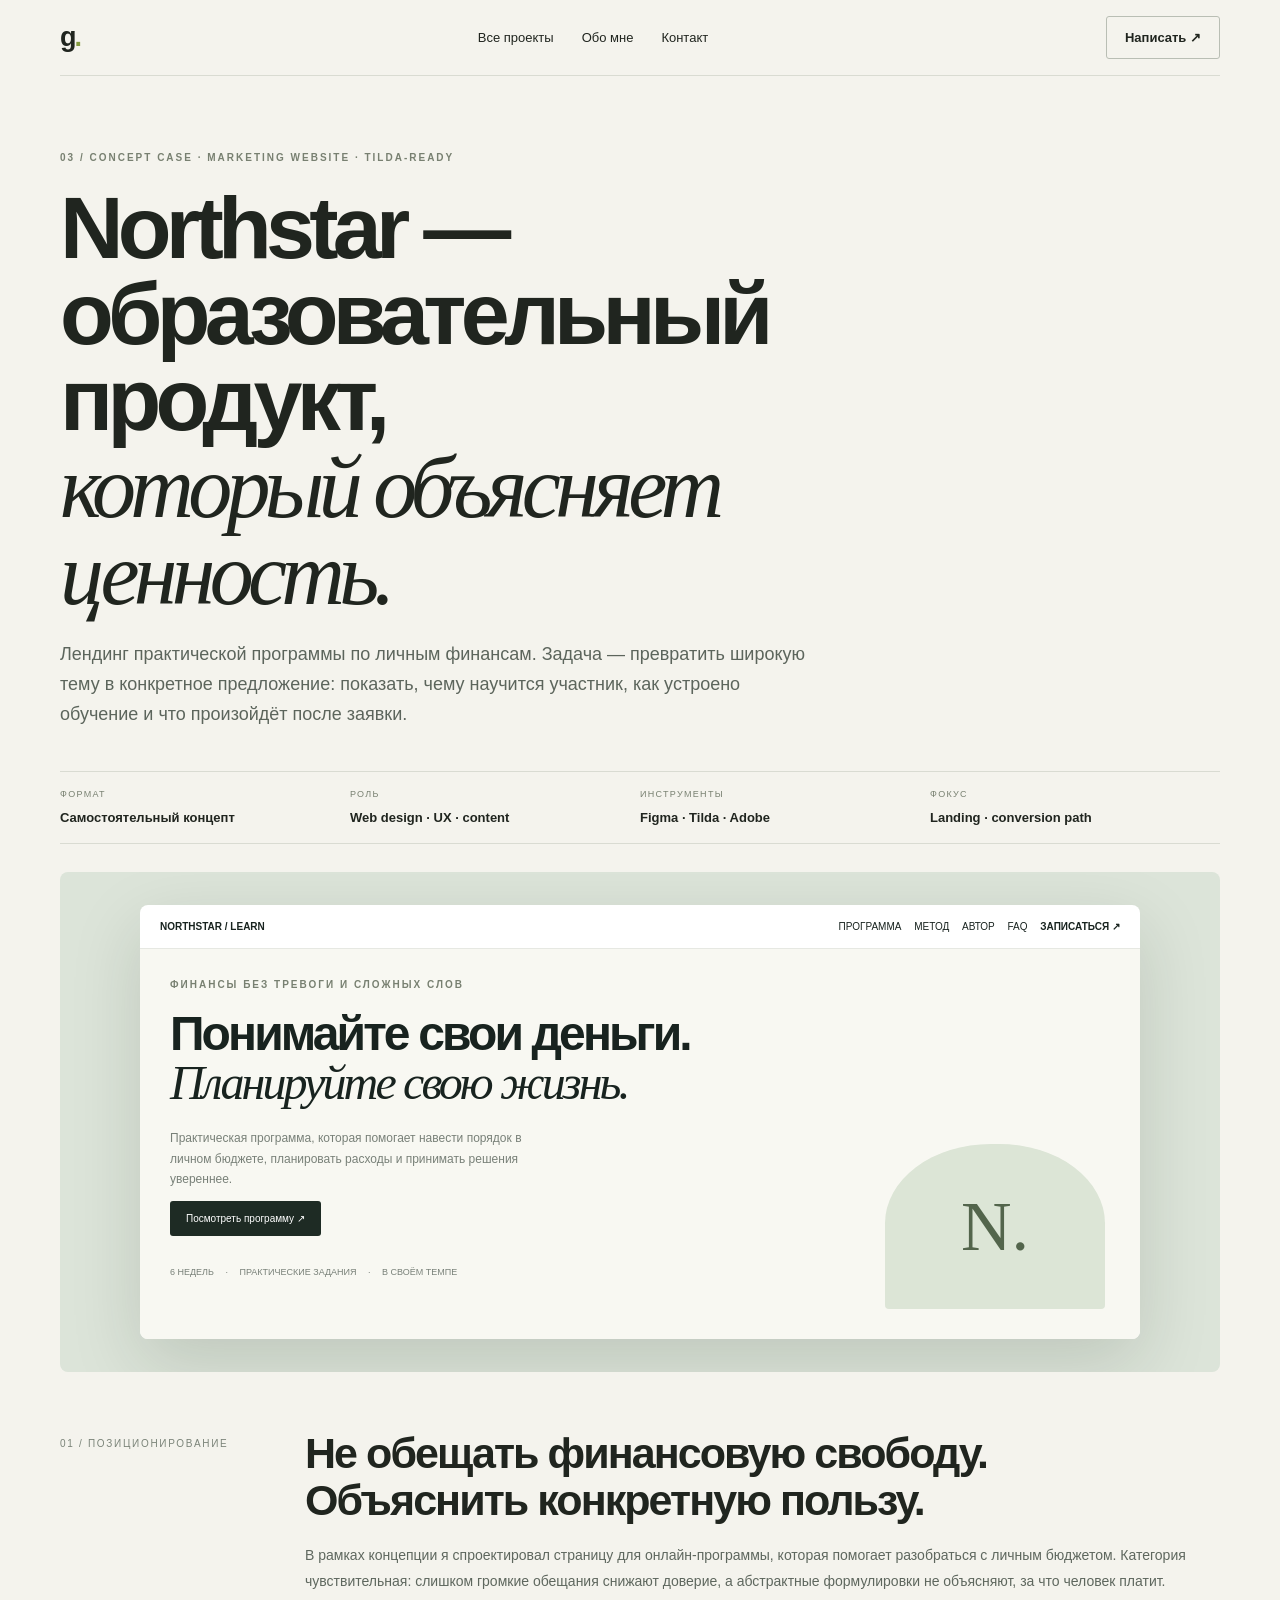
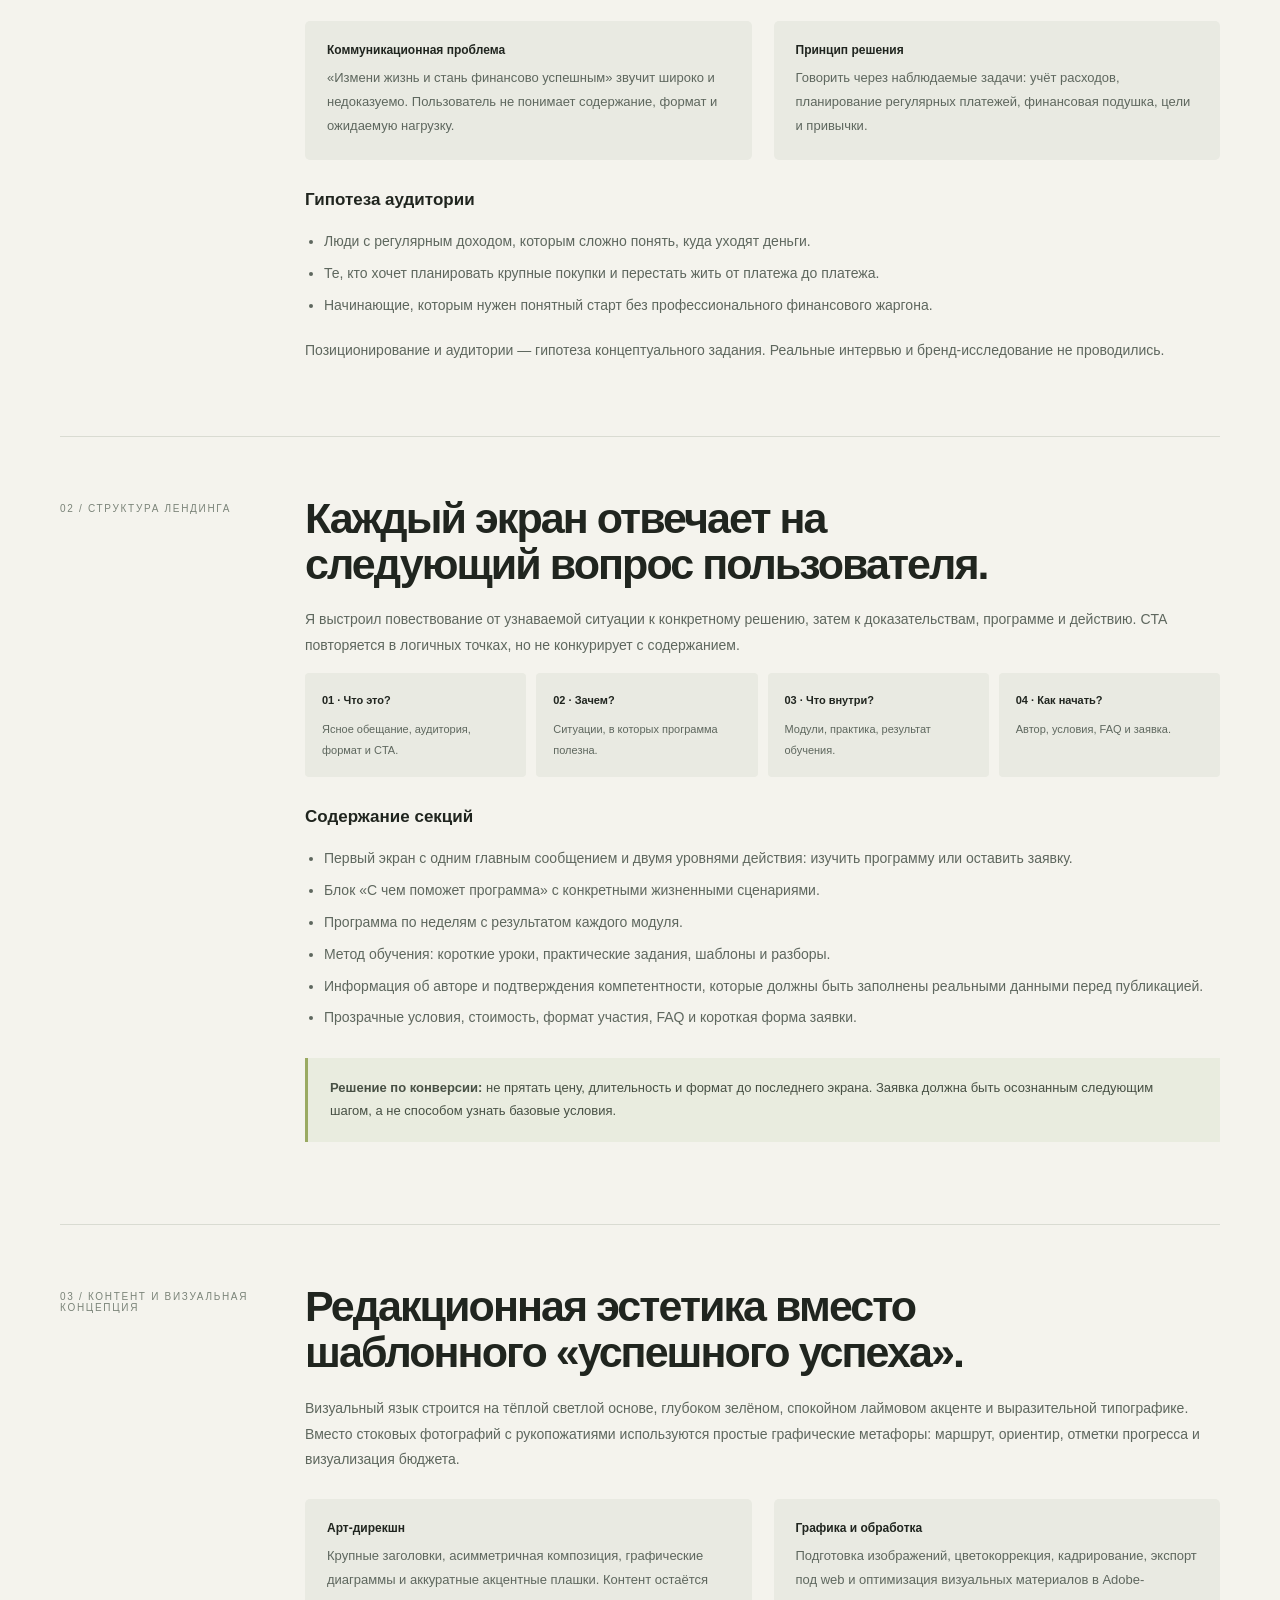
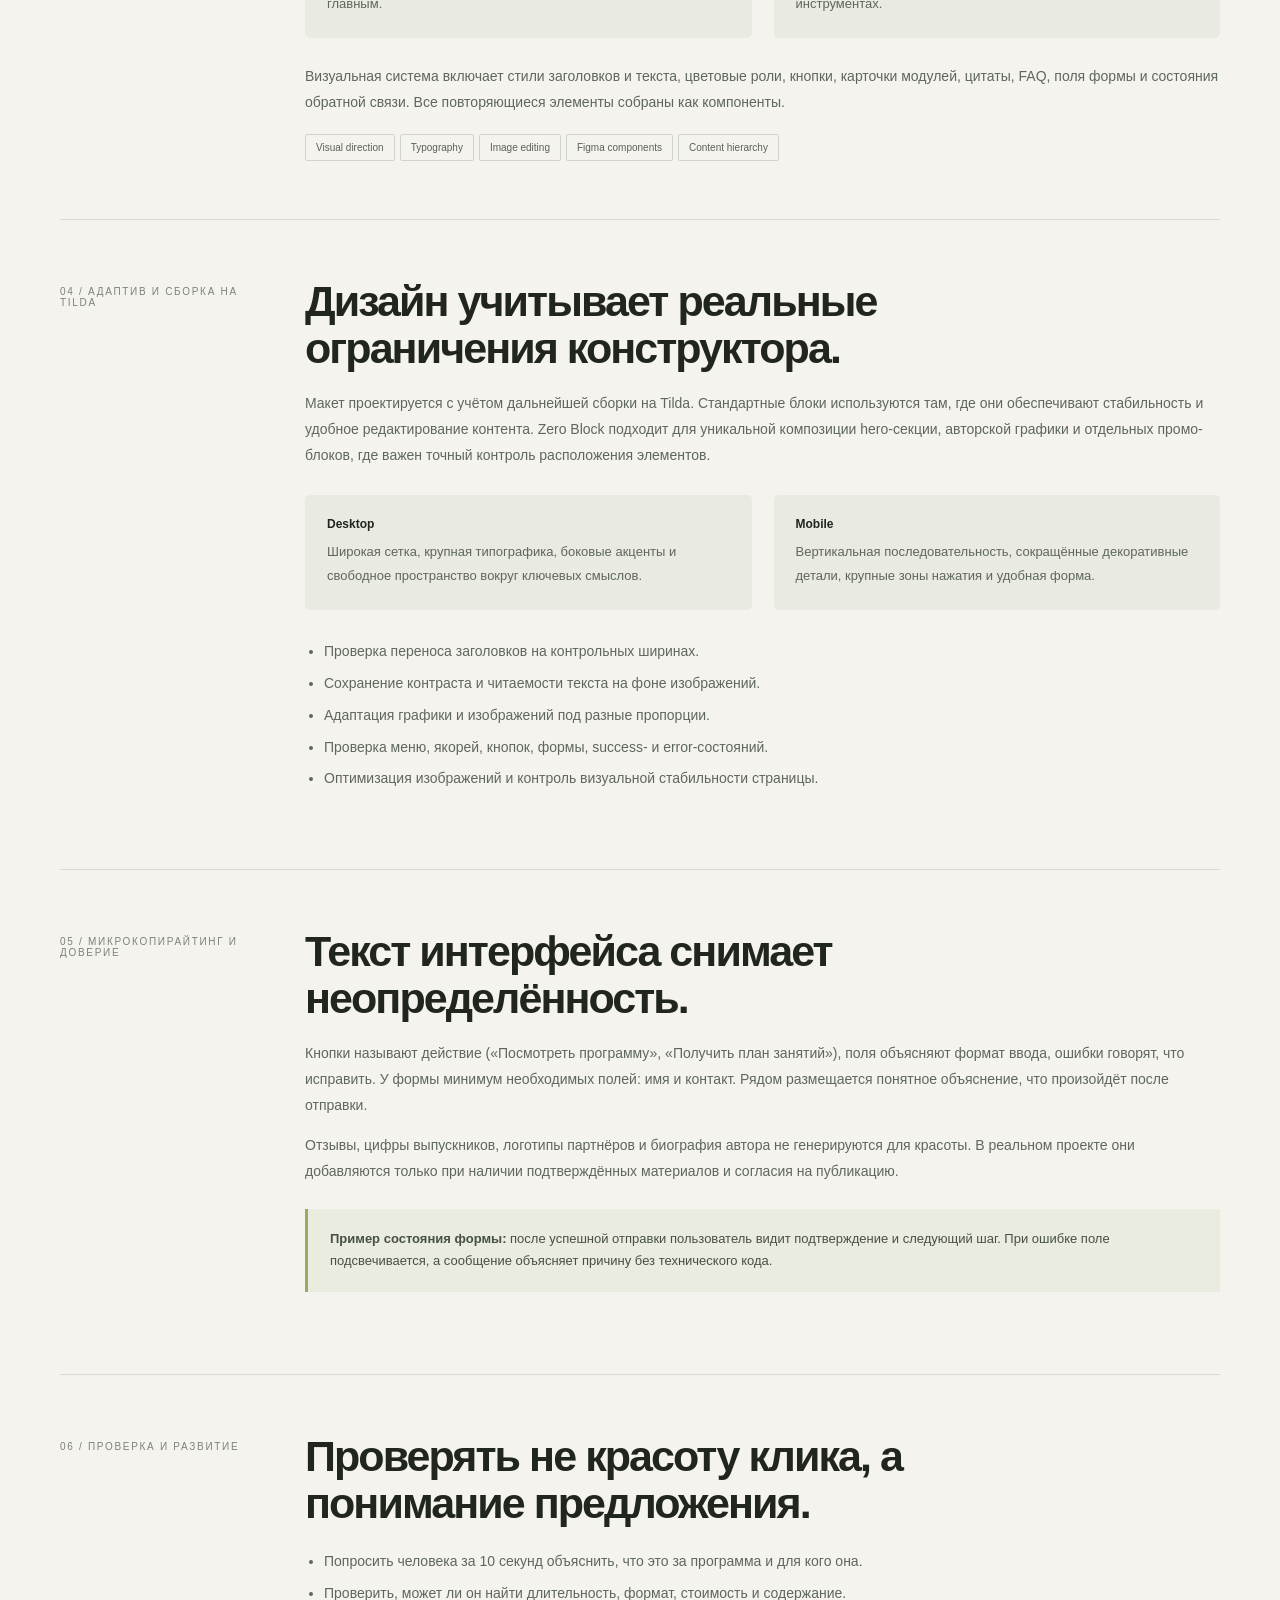
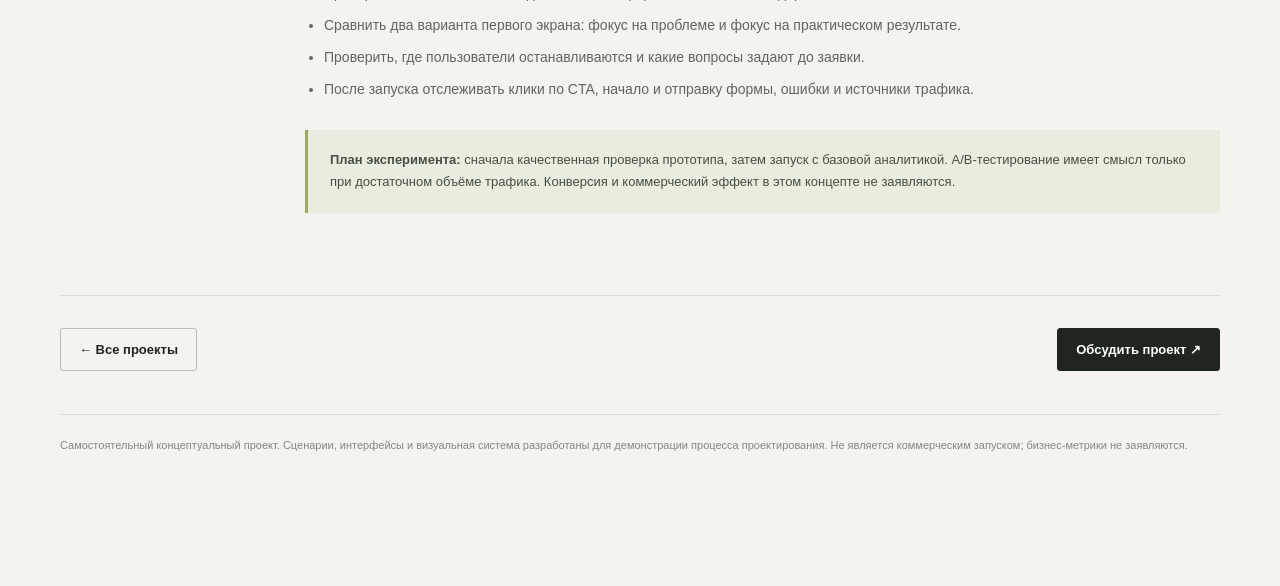
<file: case-north.html>
<!doctype html>
<html lang="ru">

<head>
  <meta charset="utf-8">
  <meta name="viewport" content="width=device-width,initial-scale=1">
  <meta name="description" content="Подробный UX/UI кейс Григория: задача, исследование, сценарии, дизайн-система и адаптивные интерфейсы.">
  <title>Northstar — кейс | Морозов Д.А</title>
  <style>
    :root {
      --ink: #20251f;
      --muted: #687068;
      --paper: #f4f3ed;
      --line: #d9dbd2;
      --lime: #d6f36a;
      --blue: #dce8ff;
      --dark: #18231f;
      --serif: Georgia, 'Times New Roman', serif;
      --sans: Inter, Arial, sans-serif
    }
    
    * {
      box-sizing: border-box
    }
    
    html {
      scroll-behavior: smooth
    }
    
    body {
      margin: 0;
      background: var(--paper);
      color: var(--ink);
      font-family: var(--sans);
      -webkit-font-smoothing: antialiased
    }
    
    .wrap {
      width: min(1160px, calc(100% - 48px));
      margin: auto
    }
    
    .nav {
      height: 76px;
      display: flex;
      align-items: center;
      justify-content: space-between;
      border-bottom: 1px solid var(--line)
    }
    
    .logo {
      font-size: 27px;
      font-weight: 800;
      color: var(--ink);
      text-decoration: none;
      letter-spacing: -2px
    }
    
    .logo span {
      color: #849b40
    }
    
    .navlinks {
      display: flex;
      gap: 28px
    }
    
    .navlinks a,
    .nav .btn {
      font-size: 13px;
      color: var(--ink);
      text-decoration: none
    }
    
    .btn {
      display: inline-flex;
      align-items: center;
      gap: 10px;
      padding: 13px 18px;
      border: 1px solid #b9beb4;
      border-radius: 3px;
      text-decoration: none;
      color: var(--ink);
      font-size: 13px;
      font-weight: 650
    }
    
    .btn.dark {
      background: var(--ink);
      border-color: var(--ink);
      color: white
    }
    
    .case {
      padding: 76px 0 100px
    }
    
    .eyebrow {
      font-size: 10px;
      letter-spacing: 2px;
      text-transform: uppercase;
      color: #788071;
      font-weight: 750
    }
    
    .hero h1 {
      font-size: clamp(42px, 7vw, 88px);
      line-height: .98;
      letter-spacing: -.065em;
      font-weight: 600;
      max-width: 950px;
      margin: 22px 0
    }
    
    .hero h1 em {
      font-family: var(--serif);
      font-weight: 400
    }
    
    .lead {
      font-size: 18px;
      line-height: 1.65;
      color: #5c655c;
      max-width: 760px
    }
    
    .meta {
      display: grid;
      grid-template-columns: repeat(4, 1fr);
      border-top: 1px solid var(--line);
      border-bottom: 1px solid var(--line);
      margin: 42px 0 28px
    }
    
    .meta div {
      padding: 17px 18px 17px 0
    }
    
    .meta small {
      display: block;
      color: #788071;
      text-transform: uppercase;
      letter-spacing: 1.3px;
      font-size: 9px;
      margin-bottom: 9px
    }
    
    .meta strong {
      font-size: 13px;
      font-weight: 600
    }
    
    .visual {
      border-radius: 8px;
      overflow: hidden;
      min-height: 500px;
      position: relative;
      padding: 32px;
      display: flex;
      align-items: center;
      justify-content: center
    }
    
    .visual .frame {
      width: 100%;
      max-width: 1000px;
      box-shadow: 0 24px 70px #17201725;
      border-radius: 8px;
      overflow: hidden
    }
    
    .section {
      display: grid;
      grid-template-columns: 190px 1fr;
      gap: 55px;
      padding: 58px 0;
      border-bottom: 1px solid var(--line)
    }
    
    .section-label {
      font-size: 10px;
      letter-spacing: 1.7px;
      color: #7b8479;
      text-transform: uppercase;
      padding-top: 8px
    }
    
    .section h2 {
      font-size: clamp(27px, 4vw, 43px);
      letter-spacing: -.045em;
      line-height: 1.08;
      font-weight: 570;
      margin: 0 0 20px;
      max-width: 750px
    }
    
    .section h3 {
      font-size: 17px;
      margin: 30px 0 10px
    }
    
    .section p,
    .section li {
      font-size: 14px;
      line-height: 1.85;
      color: #5e675e
    }
    
    .section ul {
      padding-left: 19px
    }
    
    .section li {
      padding: 3px 0
    }
    
    .cols {
      display: grid;
      grid-template-columns: 1fr 1fr;
      gap: 22px;
      margin: 26px 0
    }
    
    .info {
      background: #e9eae2;
      border-radius: 5px;
      padding: 22px
    }
    
    .info b {
      display: block;
      font-size: 12px;
      margin-bottom: 9px
    }
    
    .info p {
      margin: 0;
      font-size: 13px
    }
    
    .callout {
      border-left: 3px solid #9aaa62;
      background: #e9ecdf;
      padding: 19px 22px;
      margin: 24px 0;
      font-size: 13px;
      line-height: 1.75;
      color: #475044
    }
    
    .tag {
      display: inline-block;
      padding: 7px 10px;
      border: 1px solid #d0d4ca;
      border-radius: 2px;
      font-size: 10px;
      margin: 4px 5px 0 0;
      color: #596258
    }
    
    .screen {
      background: white;
      color: #18231f
    }
    
    .screenbar {
      height: 44px;
      border-bottom: 1px solid #e6e8e2;
      display: flex;
      align-items: center;
      justify-content: space-between;
      padding: 0 20px;
      font-size: 10px
    }
    
    .screenbody {
      padding: 30px
    }
    
    .screen h3 {
      font-size: clamp(26px, 4vw, 48px);
      letter-spacing: -.06em;
      line-height: 1.02;
      margin: 20px 0
    }
    
    .muted {
      color: #788078
    }
    
    .mockbtn {
      display: inline-block;
      background: #1e2b24;
      color: #fff;
      border-radius: 3px;
      padding: 12px 16px;
      font-size: 10px
    }
    
    .grid3 {
      display: grid;
      grid-template-columns: repeat(3, 1fr);
      gap: 12px
    }
    
    .tile {
      background: #e9e8e0;
      min-height: 120px;
      padding: 15px;
      display: flex;
      align-items: end;
      font-size: 11px
    }
    
    .tile:nth-child(2) {
      background: #d9dfd1
    }
    
    .tile:nth-child(3) {
      background: #e6d9ca
    }
    
    .productpic {
      height: 160px;
      background: linear-gradient(140deg, #ddd8cb, #b5b6a9);
      position: relative;
      overflow: hidden
    }
    
    .productpic:before {
      content: '';
      position: absolute;
      width: 90px;
      height: 110px;
      background: #8d887c;
      border-radius: 48% 48% 8px 8px;
      left: calc(50% - 45px);
      bottom: 0;
      box-shadow: inset -12px 0 #777368
    }
    
    .productpic.two {
      background: linear-gradient(140deg, #d5d9d0, #aeb8aa)
    }
    
    .productpic.two:before {
      width: 110px;
      height: 70px;
      border-radius: 50%;
      background: #9d9a8d;
      left: calc(50% - 55px);
      bottom: 25px
    }
    
    .productpic.three {
      background: linear-gradient(140deg, #e6d8ca, #c7b5a4)
    }
    
    .productpic.three:before {
      width: 75px;
      height: 130px;
      background: #a88f77;
      border-radius: 8px 8px 20px 20px
    }
    
    .foot {
      padding: 32px 0;
      display: flex;
      justify-content: space-between;
      align-items: center
    }
    
    .foot a {
      color: var(--ink);
      text-decoration: none;
      font-size: 13px
    }
    
    .darkvisual {
      background: #15211e;
      color: white
    }
    
    .darkvisual .frame {
      background: #f8f9f6
    }
    
    .pill {
      display: inline-block;
      border-radius: 30px;
      background: #eaf1db;
      padding: 8px 12px;
      font-size: 10px
    }
    
    .statrow {
      display: grid;
      grid-template-columns: repeat(3, 1fr);
      gap: 10px;
      margin: 20px 0
    }
    
    .stat {
      background: #f0f2ee;
      padding: 15px;
      border-radius: 4px
    }
    
    .stat small {
      font-size: 9px;
      color: #788078
    }
    
    .stat b {
      display: block;
      font-size: 22px;
      margin-top: 8px
    }
    
    .bar {
      height: 7px;
      background: #e6e9e4;
      border-radius: 5px;
      margin: 12px 0;
      overflow: hidden
    }
    
    .bar i {
      display: block;
      height: 100%;
      background: #9dbb65;
      border-radius: 5px
    }
    
    .table {
      width: 100%;
      border-collapse: collapse;
      font-size: 10px
    }
    
    .table td,
    .table th {
      padding: 12px 8px;
      border-bottom: 1px solid #e8ebe5;
      text-align: left
    }
    
    .table th {
      color: #7a837b;
      font-weight: 500
    }
    
    .chartbox {
      height: 140px;
      background: linear-gradient(180deg, #edf3e8, #fff);
      border-bottom: 1px solid #dce4d7;
      position: relative;
      overflow: hidden
    }
    
    .chartbox svg {
      width: 100%;
      height: 100%
    }
    
    .steps {
      display: grid;
      grid-template-columns: repeat(4, 1fr);
      gap: 10px
    }
    
    .step {
      padding: 17px;
      background: #e9eae2;
      border-radius: 4px
    }
    
    .step b {
      font-size: 11px
    }
    
    .step p {
      font-size: 11px;
      margin-bottom: 0
    }
    
    .mobile-note {
      font-size: 11px;
      color: #7b8479
    }
    
    .endnote {
      font-size: 11px;
      color: #818980;
      padding: 24px 0;
      border-top: 1px solid var(--line)
    }
    
    @media(max-width:700px) {
      .wrap {
        width: min(100% - 32px, 1160px)
      }
      .navlinks {
        display: none
      }
      .case {
        padding-top: 45px
      }
      .meta {
        grid-template-columns: 1fr 1fr
      }
      .visual {
        padding: 12px;
        min-height: 300px
      }
      .screenbody {
        padding: 16px
      }
      .section {
        grid-template-columns: 1fr;
        gap: 14px;
        padding: 38px 0
      }
      .cols {
        grid-template-columns: 1fr
      }
      .steps {
        grid-template-columns: 1fr 1fr
      }
      .grid3 {
        gap: 6px
      }
      .tile {
        min-height: 95px;
        padding: 8px;
        font-size: 9px
      }
      .productpic {
        height: 110px
      }
      .foot {
        gap: 14px;
        flex-wrap: wrap
      }
      .statrow {
        gap: 6px
      }
      .stat {
        padding: 9px
      }
      .stat b {
        font-size: 17px
      }
    }
  </style>
</head>

<body>
  <header class="wrap nav"><a class="logo" href="index.html">g<span>.</span></a>
    <nav class="navlinks"><a href="index.html#work">Все проекты</a><a href="index.html#about">Обо мне</a><a href="index.html#contact">Контакт</a></nav><a class="btn" href="mailto:mazzask@proton.me">Написать ↗</a></header>
  <main class="wrap case">
    <section class="hero">
      <div class="eyebrow">03 / CONCEPT CASE · MARKETING WEBSITE · TILDA-READY</div>
      <h1>Northstar — образовательный продукт,<br><em>который объясняет ценность.</em></h1>
      <p class="lead">Лендинг практической программы по личным финансам. Задача — превратить широкую тему в конкретное предложение: показать, чему научится участник, как устроено обучение и что произойдёт после заявки.</p>
      <div class="meta">
        <div><small>Формат</small><strong>Самостоятельный концепт</strong></div>
        <div><small>Роль</small><strong>Web design · UX · content</strong></div>
        <div><small>Инструменты</small><strong>Figma · Tilda · Adobe</strong></div>
        <div><small>Фокус</small><strong>Landing · conversion path</strong></div>
      </div>
    </section>
    <div class="visual" style="background:#dce4d9">
      <div class="frame screen">
        <div class="screenbar"><b>NORTHSTAR / LEARN</b><span>ПРОГРАММА　 МЕТОД　 АВТОР　 FAQ　 <b>ЗАПИСАТЬСЯ ↗</b></span></div>
        <div class="screenbody" style="background:#f8f8f2;min-height:390px;position:relative">
          <div class="eyebrow">ФИНАНСЫ БЕЗ ТРЕВОГИ И СЛОЖНЫХ СЛОВ</div>
          <h3 style="max-width:550px">Понимайте свои деньги.<br><em style="font-family:Georgia;font-weight:400">Планируйте свою жизнь.</em></h3>
          <p class="muted" style="font-size:12px;max-width:390px;line-height:1.7">Практическая программа, которая помогает навести порядок в личном бюджете, планировать расходы и принимать решения увереннее.</p><span class="mockbtn">Посмотреть программу ↗</span>
          <div style="position:absolute;right:35px;bottom:30px;width:220px;height:165px;background:#dce5d6;border-radius:48% 48% 4px 4px;display:flex;align-items:center;justify-content:center;color:#53654c;font-family:Georgia;font-size:70px">N.</div>
          <p class="muted" style="font-size:9px;margin-top:30px">6 НЕДЕЛЬ　 ·　 ПРАКТИЧЕСКИЕ ЗАДАНИЯ　 ·　 В СВОЁМ ТЕМПЕ</p>
        </div>
      </div>
    </div>
    <section class="section">
      <div class="section-label">01 / Позиционирование</div>
      <div>
        <h2>Не обещать финансовую свободу. Объяснить конкретную пользу.</h2>
        <p>В рамках концепции я спроектировал страницу для онлайн-программы, которая помогает разобраться с личным бюджетом. Категория чувствительная: слишком громкие обещания снижают доверие, а абстрактные формулировки не объясняют, за что человек платит.</p>
        <div class="cols">
          <div class="info"><b>Коммуникационная проблема</b>
            <p>«Измени жизнь и стань финансово успешным» звучит широко и недоказуемо. Пользователь не понимает содержание, формат и ожидаемую нагрузку.</p>
          </div>
          <div class="info"><b>Принцип решения</b>
            <p>Говорить через наблюдаемые задачи: учёт расходов, планирование регулярных платежей, финансовая подушка, цели и привычки.</p>
          </div>
        </div>
        <h3>Гипотеза аудитории</h3>
        <ul>
          <li>Люди с регулярным доходом, которым сложно понять, куда уходят деньги.</li>
          <li>Те, кто хочет планировать крупные покупки и перестать жить от платежа до платежа.</li>
          <li>Начинающие, которым нужен понятный старт без профессионального финансового жаргона.</li>
        </ul>
        <p class="mobile-note">Позиционирование и аудитории — гипотеза концептуального задания. Реальные интервью и бренд-исследование не проводились.</p>
      </div>
    </section>
    <section class="section">
      <div class="section-label">02 / Структура лендинга</div>
      <div>
        <h2>Каждый экран отвечает на следующий вопрос пользователя.</h2>
        <p>Я выстроил повествование от узнаваемой ситуации к конкретному решению, затем к доказательствам, программе и действию. CTA повторяется в логичных точках, но не конкурирует с содержанием.</p>
        <div class="steps">
          <div class="step"><b>01 · Что это?</b>
            <p>Ясное обещание, аудитория, формат и CTA.</p>
          </div>
          <div class="step"><b>02 · Зачем?</b>
            <p>Ситуации, в которых программа полезна.</p>
          </div>
          <div class="step"><b>03 · Что внутри?</b>
            <p>Модули, практика, результат обучения.</p>
          </div>
          <div class="step"><b>04 · Как начать?</b>
            <p>Автор, условия, FAQ и заявка.</p>
          </div>
        </div>
        <h3>Содержание секций</h3>
        <ul>
          <li>Первый экран с одним главным сообщением и двумя уровнями действия: изучить программу или оставить заявку.</li>
          <li>Блок «С чем поможет программа» с конкретными жизненными сценариями.</li>
          <li>Программа по неделям с результатом каждого модуля.</li>
          <li>Метод обучения: короткие уроки, практические задания, шаблоны и разборы.</li>
          <li>Информация об авторе и подтверждения компетентности, которые должны быть заполнены реальными данными перед публикацией.</li>
          <li>Прозрачные условия, стоимость, формат участия, FAQ и короткая форма заявки.</li>
        </ul>
        <div class="callout"><b>Решение по конверсии:</b> не прятать цену, длительность и формат до последнего экрана. Заявка должна быть осознанным следующим шагом, а не способом узнать базовые условия.</div>
      </div>
    </section>
    <section class="section">
      <div class="section-label">03 / Контент и визуальная концепция</div>
      <div>
        <h2>Редакционная эстетика вместо шаблонного «успешного успеха».</h2>
        <p>Визуальный язык строится на тёплой светлой основе, глубоком зелёном, спокойном лаймовом акценте и выразительной типографике. Вместо стоковых фотографий с рукопожатиями используются простые графические метафоры: маршрут, ориентир, отметки прогресса и визуализация бюджета.</p>
        <div class="cols">
          <div class="info"><b>Арт-дирекшн</b>
            <p>Крупные заголовки, асимметричная композиция, графические диаграммы и аккуратные акцентные плашки. Контент остаётся главным.</p>
          </div>
          <div class="info"><b>Графика и обработка</b>
            <p>Подготовка изображений, цветокоррекция, кадрирование, экспорт под web и оптимизация визуальных материалов в Adobe-инструментах.</p>
          </div>
        </div>
        <p>Визуальная система включает стили заголовков и текста, цветовые роли, кнопки, карточки модулей, цитаты, FAQ, поля формы и состояния обратной связи. Все повторяющиеся элементы собраны как компоненты.</p>
        <div><span class="tag">Visual direction</span><span class="tag">Typography</span><span class="tag">Image editing</span><span class="tag">Figma components</span><span class="tag">Content hierarchy</span></div>
      </div>
    </section>
    <section class="section">
      <div class="section-label">04 / Адаптив и сборка на Tilda</div>
      <div>
        <h2>Дизайн учитывает реальные ограничения конструктора.</h2>
        <p>Макет проектируется с учётом дальнейшей сборки на Tilda. Стандартные блоки используются там, где они обеспечивают стабильность и удобное редактирование контента. Zero Block подходит для уникальной композиции hero-секции, авторской графики и отдельных промо-блоков, где важен точный контроль расположения элементов.</p>
        <div class="cols">
          <div class="info"><b>Desktop</b>
            <p>Широкая сетка, крупная типографика, боковые акценты и свободное пространство вокруг ключевых смыслов.</p>
          </div>
          <div class="info"><b>Mobile</b>
            <p>Вертикальная последовательность, сокращённые декоративные детали, крупные зоны нажатия и удобная форма.</p>
          </div>
        </div>
        <ul>
          <li>Проверка переноса заголовков на контрольных ширинах.</li>
          <li>Сохранение контраста и читаемости текста на фоне изображений.</li>
          <li>Адаптация графики и изображений под разные пропорции.</li>
          <li>Проверка меню, якорей, кнопок, формы, success- и error-состояний.</li>
          <li>Оптимизация изображений и контроль визуальной стабильности страницы.</li>
        </ul>
      </div>
    </section>
    <section class="section">
      <div class="section-label">05 / Микрокопирайтинг и доверие</div>
      <div>
        <h2>Текст интерфейса снимает неопределённость.</h2>
        <p>Кнопки называют действие («Посмотреть программу», «Получить план занятий»), поля объясняют формат ввода, ошибки говорят, что исправить. У формы минимум необходимых полей: имя и контакт. Рядом размещается понятное объяснение, что произойдёт после отправки.</p>
        <p>Отзывы, цифры выпускников, логотипы партнёров и биография автора не генерируются для красоты. В реальном проекте они добавляются только при наличии подтверждённых материалов и согласия на публикацию.</p>
        <div class="callout"><b>Пример состояния формы:</b> после успешной отправки пользователь видит подтверждение и следующий шаг. При ошибке поле подсвечивается, а сообщение объясняет причину без технического кода.</div>
      </div>
    </section>
    <section class="section">
      <div class="section-label">06 / Проверка и развитие</div>
      <div>
        <h2>Проверять не красоту клика, а понимание предложения.</h2>
        <ul>
          <li>Попросить человека за 10 секунд объяснить, что это за программа и для кого она.</li>
          <li>Проверить, может ли он найти длительность, формат, стоимость и содержание.</li>
          <li>Сравнить два варианта первого экрана: фокус на проблеме и фокус на практическом результате.</li>
          <li>Проверить, где пользователи останавливаются и какие вопросы задают до заявки.</li>
          <li>После запуска отслеживать клики по CTA, начало и отправку формы, ошибки и источники трафика.</li>
        </ul>
        <div class="callout"><b>План эксперимента:</b> сначала качественная проверка прототипа, затем запуск с базовой аналитикой. A/B-тестирование имеет смысл только при достаточном объёме трафика. Конверсия и коммерческий эффект в этом концепте не заявляются.</div>
      </div>
    </section>
    <div class="foot"><a class="btn" href="index.html#work">← Все проекты</a><a class="btn dark" href="mailto:mazzask@proton.me">Обсудить проект ↗</a></div>
    <p class="endnote">Самостоятельный концептуальный проект. Сценарии, интерфейсы и визуальная система разработаны для демонстрации процесса проектирования. Не является коммерческим запуском; бизнес-метрики не заявляются.</p>
  </main>
</body>

</html>
</file>
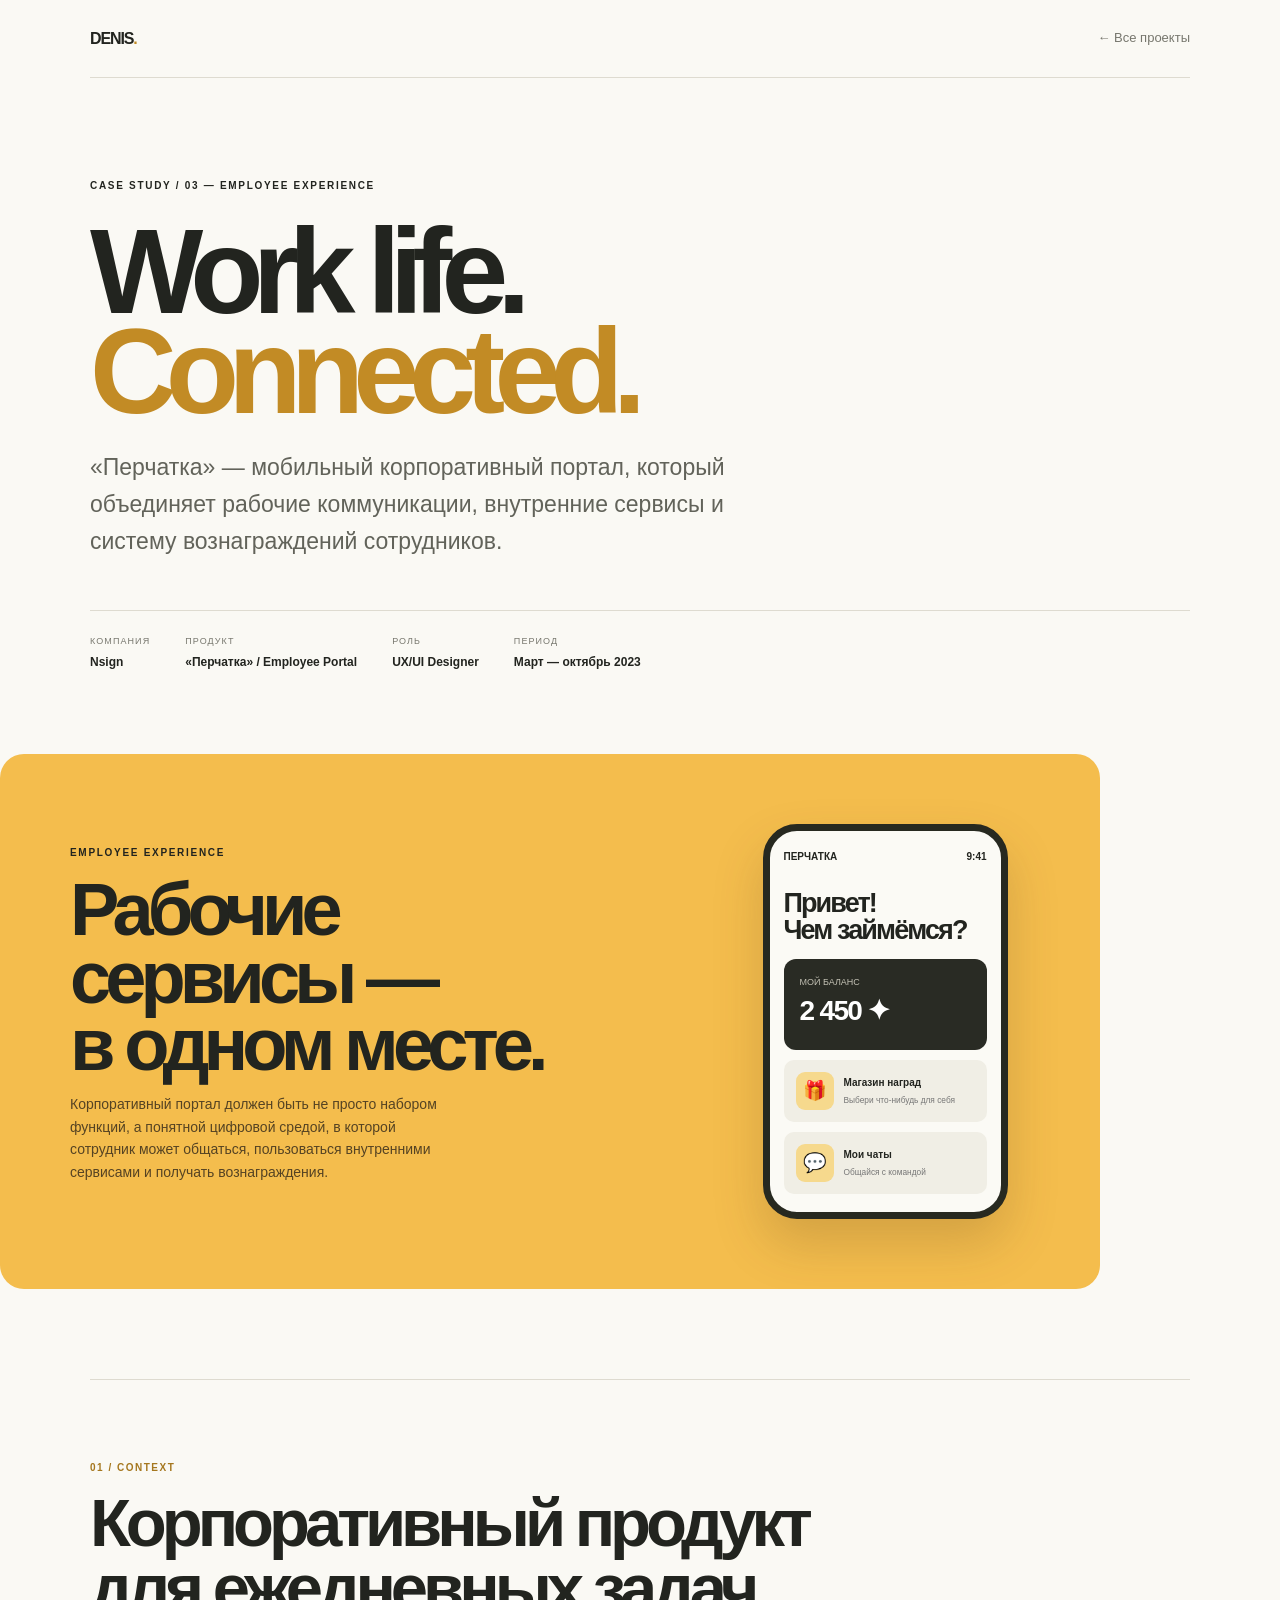
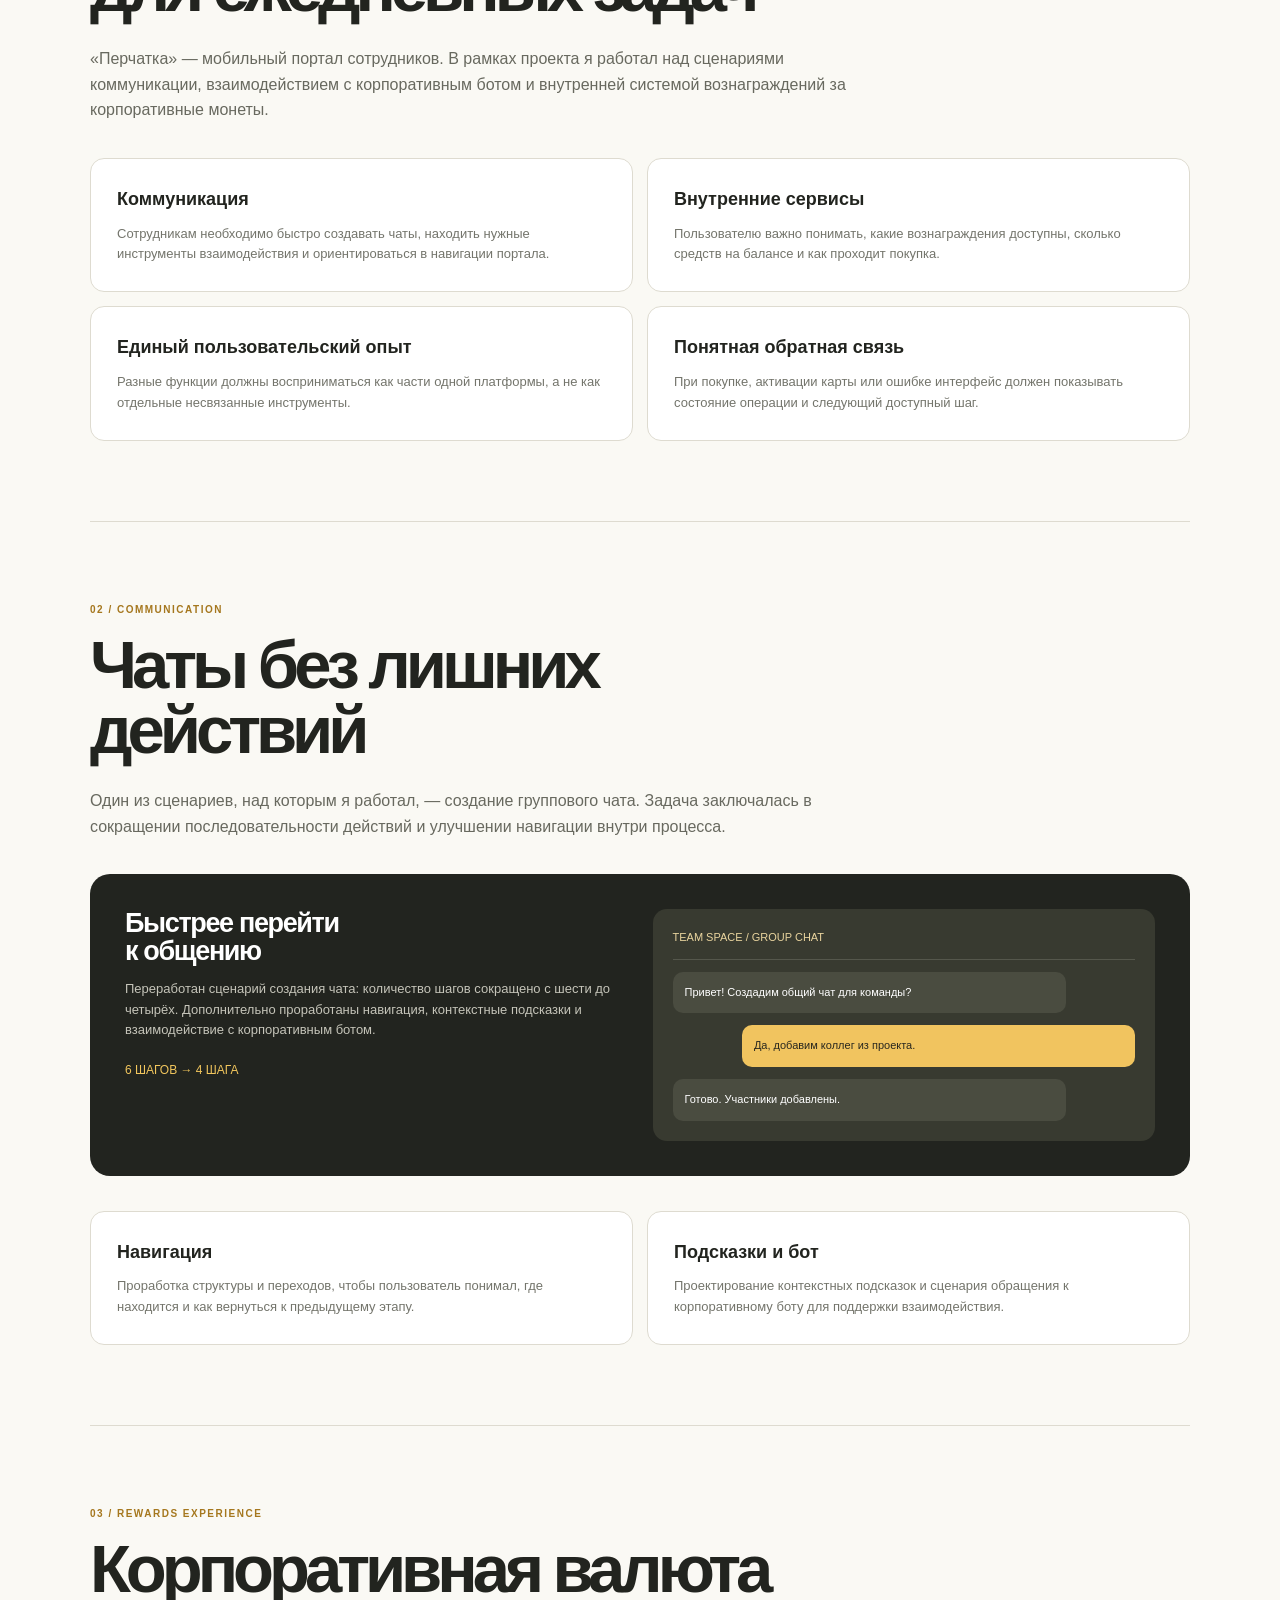
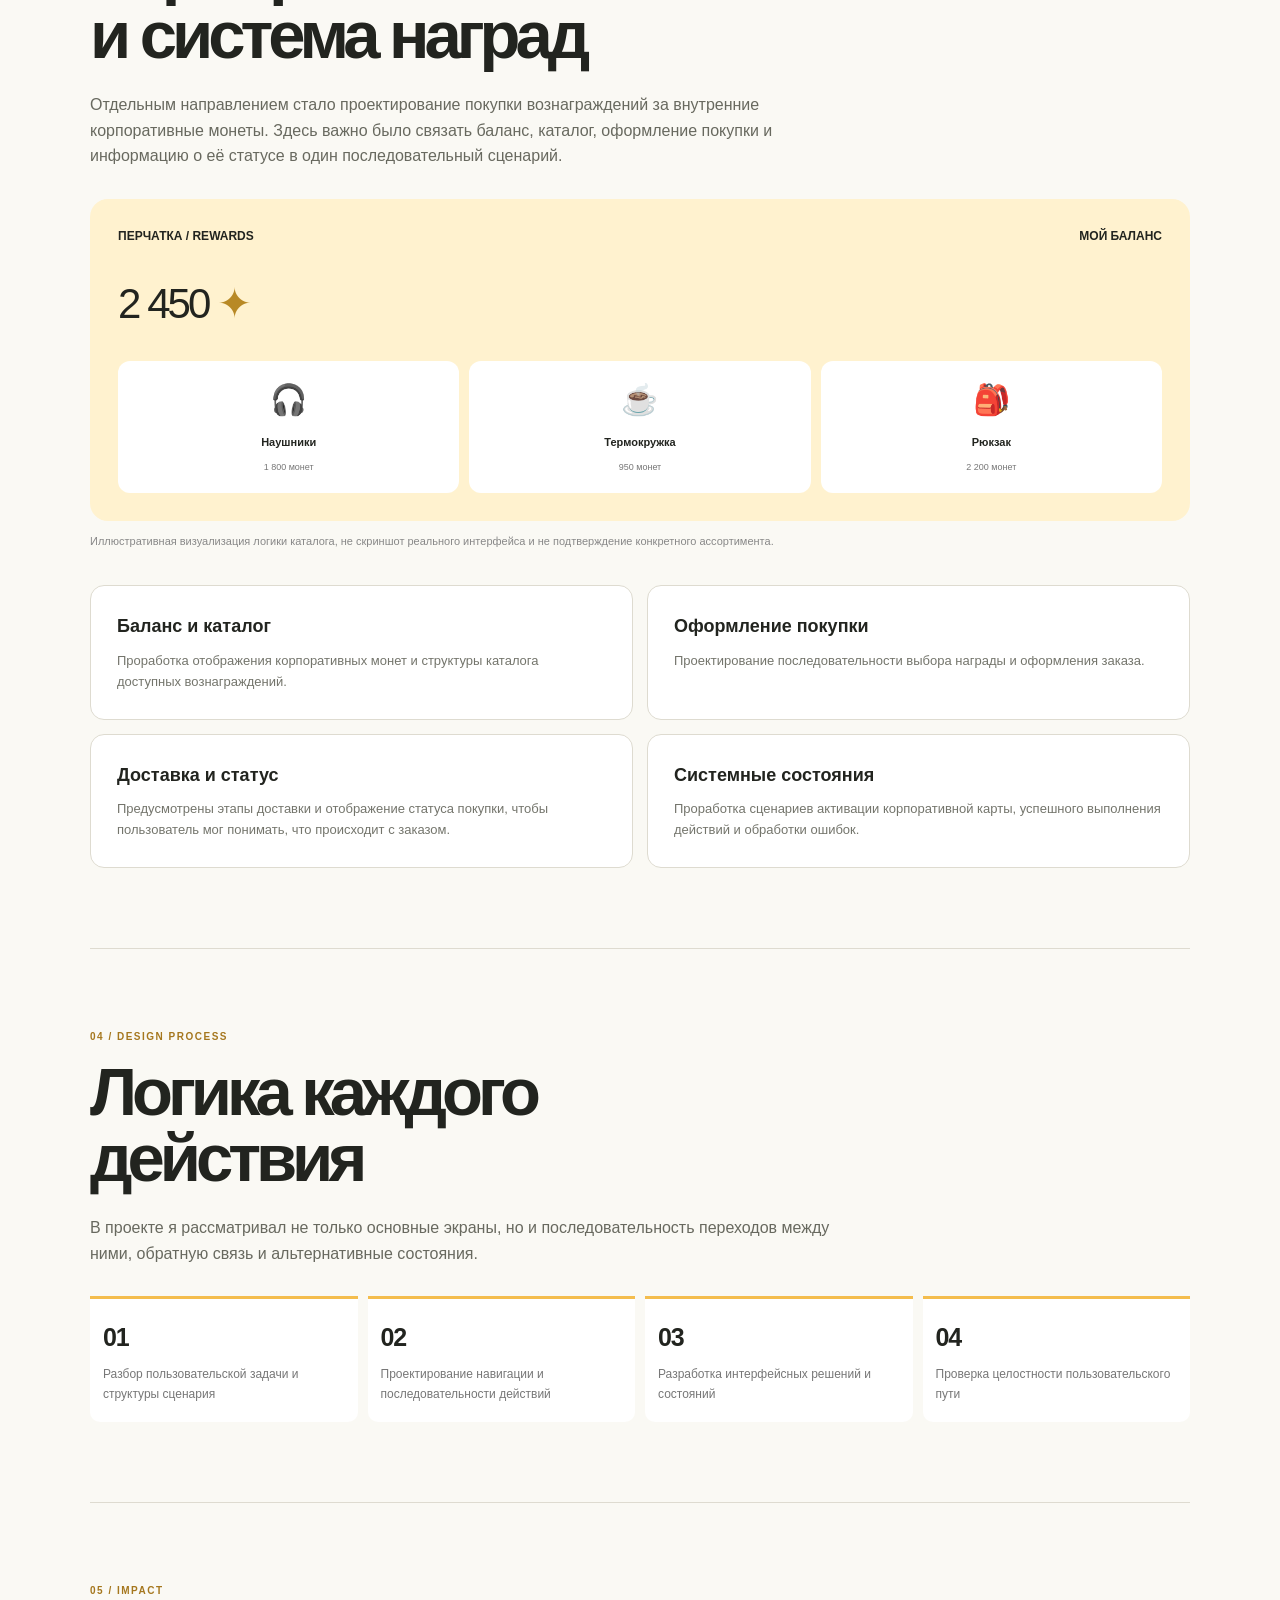
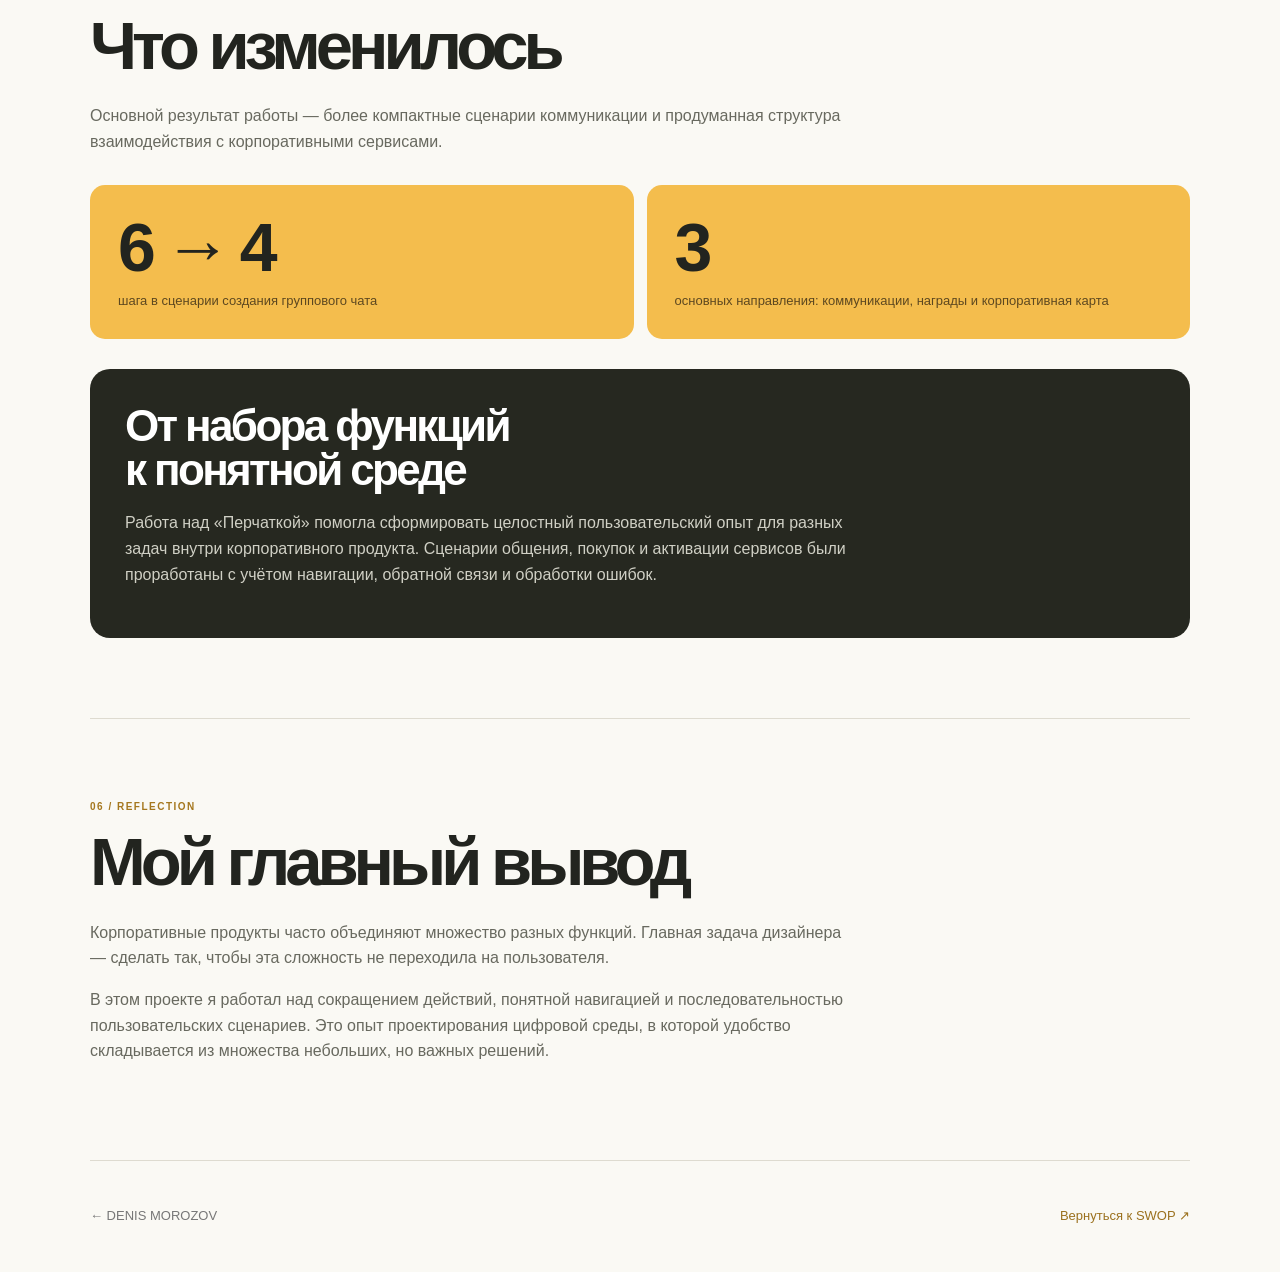
<file: case-perchatka.html>
<!DOCTYPE html>
<html lang="ru">
<head>
<meta charset="UTF-8">
<meta name="viewport" content="width=device-width, initial-scale=1">
<meta name="theme-color" content="#f4bd4d">
<title>Перчатка — Employee Platform | Denis Morozov</title>
<meta name="description" content="UX/UI case study: проектирование мобильного корпоративного портала сотрудников, чатов, корпоративного магазина наград и пользовательских сценариев.">
<style>
:root{--yellow:#f4bd4d;--cream:#fff2cf;--ink:#22241f;--muted:#77776e;--paper:#faf9f4;--line:#dedbd0;--max:1100px}
*{box-sizing:border-box}html{scroll-behavior:smooth}body{margin:0;background:var(--paper);color:var(--ink);font-family:Inter,Arial,sans-serif;line-height:1.6}a{color:inherit;text-decoration:none}.wrap{width:min(var(--max),calc(100% - 48px));margin:auto}.nav{height:78px;display:flex;align-items:center;justify-content:space-between;border-bottom:1px solid var(--line)}.logo{font-size:16px;font-weight:900;letter-spacing:-.07em}.logo span{color:#c28b25}.nav a:last-child{font-size:13px;color:var(--muted)}.hero{padding:100px 0 60px}.tag{font-size:10px;font-weight:700;letter-spacing:.17em;text-transform:uppercase}.hero h1{font-size:clamp(55px,10vw,120px);line-height:.83;letter-spacing:-.09em;margin:28px 0;font-weight:850}.hero h1 span{color:#c28b25}.lead{max-width:680px;font-size:clamp(18px,2vw,23px);color:#62635a}.meta{display:flex;gap:35px;flex-wrap:wrap;border-top:1px solid var(--line);padding-top:23px;margin-top:50px}.meta small{display:block;color:var(--muted);font-size:9px;letter-spacing:.12em}.meta b{font-size:12px;font-weight:600}.hero-visual{background:var(--yellow);border-radius:24px;padding:clamp(25px,6vw,70px);margin:20px 0 90px;display:grid;grid-template-columns:1fr 290px;align-items:center;gap:30px;overflow:hidden}.hero-visual h2{font-size:clamp(38px,6vw,74px);line-height:.91;letter-spacing:-.08em;margin:15px 0}.hero-visual p{max-width:370px;color:#554323;font-size:14px}.mobile{width:245px;margin:auto;background:#fbfaf5;border:7px solid #272920;border-radius:34px;padding:18px 14px;box-shadow:0 25px 50px #5a401f35}.mobile-head{display:flex;justify-content:space-between;font-size:10px;font-weight:700}.mobile h3{font-size:27px;line-height:1;letter-spacing:-.07em;margin:25px 0 15px}.balance{background:#292b24;color:#fff;border-radius:12px;padding:16px}.balance small{display:block;color:#c4c2b5;font-size:9px}.balance strong{font-size:28px;letter-spacing:-.06em}.reward{display:flex;align-items:center;gap:10px;background:#f0eee5;padding:12px;border-radius:10px;margin-top:10px;font-size:10px}.reward-icon{width:38px;height:38px;background:#f6d98d;border-radius:9px;display:grid;place-items:center;font-size:19px}.reward small{display:block;color:#777;margin-top:3px}.section{padding:80px 0;border-top:1px solid var(--line)}.section-tag{font-size:10px;letter-spacing:.15em;font-weight:700;color:#a5771e;margin-bottom:14px}.section h2{font-size:clamp(36px,6vw,67px);line-height:.98;letter-spacing:-.075em;margin:0 0 25px}.section>p{max-width:760px;color:#68695f}.grid{display:grid;grid-template-columns:1fr 1fr;gap:14px;margin-top:35px}.card{background:#fff;border:1px solid var(--line);border-radius:14px;padding:26px}.card h3{font-size:18px;margin:0 0 10px}.card p{font-size:13px;color:#74756c;margin:0}.feature{background:var(--ink);color:#fff;border-radius:20px;padding:35px;margin-top:35px;display:grid;grid-template-columns:1fr 1fr;gap:25px}.feature h3{font-size:27px;line-height:1.05;letter-spacing:-.05em;margin:0 0 12px}.feature p{font-size:13px;color:#c5c4b9}.feature-visual{background:#383a30;border-radius:14px;padding:20px}.chat-head{font-size:11px;color:#e9d49e;border-bottom:1px solid #55574c;padding-bottom:12px}.chat-message{background:#4a4c40;border-radius:10px;padding:12px;margin-top:12px;font-size:11px;max-width:85%}.chat-message.self{margin-left:auto;background:#f1c45f;color:#28271f}.shop{background:var(--cream);border-radius:18px;padding:28px;margin-top:30px}.shop-top{display:flex;justify-content:space-between;font-size:12px;font-weight:700}.shop-balance{font-size:42px;letter-spacing:-.07em;margin:24px 0}.shop-products{display:grid;grid-template-columns:repeat(3,1fr);gap:10px}.product{background:#fff;border-radius:12px;padding:15px;text-align:center}.product-icon{font-size:30px}.product b{display:block;font-size:11px;margin-top:10px}.product small{font-size:9px;color:#777}.timeline{display:grid;grid-template-columns:repeat(4,1fr);gap:10px;margin-top:30px}.timeline article{border-top:3px solid var(--yellow);padding:18px 13px;background:#fff;border-radius:0 0 10px 10px}.timeline b{font-size:25px;letter-spacing:-.05em}.timeline span{display:block;color:#777;font-size:12px;margin-top:8px}.impact{display:grid;grid-template-columns:repeat(2,1fr);gap:13px;margin-top:30px}.metric{background:var(--yellow);padding:28px;border-radius:15px}.metric strong{font-size:clamp(42px,6vw,68px);letter-spacing:-.08em;line-height:1;display:block}.metric span{font-size:13px;color:#5d4820;display:block;margin-top:10px}.conclusion{background:#262820;color:#fff;border-radius:20px;padding:35px;margin-top:30px}.conclusion p{color:#d0d0c5;max-width:760px}.conclusion h3{font-size:clamp(28px,4vw,44px);line-height:1;letter-spacing:-.06em;margin:0 0 18px}.footer{padding:45px 0;border-top:1px solid var(--line);display:flex;justify-content:space-between;gap:20px;color:#777;font-size:13px}.footer a:last-child{color:#9b711e}@media(max-width:700px){.wrap{width:calc(100% - 32px)}.hero{padding-top:70px}.hero-visual{grid-template-columns:1fr;padding:25px}.mobile{margin-top:10px}.grid,.feature{grid-template-columns:1fr}.timeline{grid-template-columns:1fr 1fr}.shop-products{grid-template-columns:1fr 1fr}.meta{gap:20px}.footer{flex-direction:column}.impact{grid-template-columns:1fr}}
</style>
</head>
<body>
<header class="wrap nav">
<a class="logo" href="index.html">DENIS<span>.</span></a>
<a href="index.html#projects">← Все проекты</a>
</header>

<main>
<section class="wrap hero">
<div class="tag">CASE STUDY / 03 — EMPLOYEE EXPERIENCE</div>
<h1>Work life.<br><span>Connected.</span></h1>
<p class="lead">«Перчатка» — мобильный корпоративный портал, который объединяет рабочие коммуникации, внутренние сервисы и систему вознаграждений сотрудников.</p>
<div class="meta">
<div><small>КОМПАНИЯ</small><b>Nsign</b></div>
<div><small>ПРОДУКТ</small><b>«Перчатка» / Employee Portal</b></div>
<div><small>РОЛЬ</small><b>UX/UI Designer</b></div>
<div><small>ПЕРИОД</small><b>Март — октябрь 2023</b></div>
</div>
</section>

<section class="wrap hero-visual">
<div>
<div class="tag">EMPLOYEE EXPERIENCE</div>
<h2>Рабочие<br>сервисы —<br>в одном месте.</h2>
<p>Корпоративный портал должен быть не просто набором функций, а понятной цифровой средой, в которой сотрудник может общаться, пользоваться внутренними сервисами и получать вознаграждения.</p>
</div>
<div class="mobile">
<div class="mobile-head"><b>ПЕРЧАТКА</b><span>9:41</span></div>
<h3>Привет!<br>Чем займёмся?</h3>
<div class="balance"><small>МОЙ БАЛАНС</small><strong>2 450 ✦</strong></div>
<div class="reward"><div class="reward-icon">🎁</div><div><b>Магазин наград</b><small>Выбери что-нибудь для себя</small></div></div>
<div class="reward"><div class="reward-icon">💬</div><div><b>Мои чаты</b><small>Общайся с командой</small></div></div>
</div>
</section>

<section class="wrap section">
<div class="section-tag">01 / CONTEXT</div>
<h2>Корпоративный продукт<br>для ежедневных задач</h2>
<p>«Перчатка» — мобильный портал сотрудников. В рамках проекта я работал над сценариями коммуникации, взаимодействием с корпоративным ботом и внутренней системой вознаграждений за корпоративные монеты.</p>
<div class="grid">
<div class="card"><h3>Коммуникация</h3><p>Сотрудникам необходимо быстро создавать чаты, находить нужные инструменты взаимодействия и ориентироваться в навигации портала.</p></div>
<div class="card"><h3>Внутренние сервисы</h3><p>Пользователю важно понимать, какие вознаграждения доступны, сколько средств на балансе и как проходит покупка.</p></div>
<div class="card"><h3>Единый пользовательский опыт</h3><p>Разные функции должны восприниматься как части одной платформы, а не как отдельные несвязанные инструменты.</p></div>
<div class="card"><h3>Понятная обратная связь</h3><p>При покупке, активации карты или ошибке интерфейс должен показывать состояние операции и следующий доступный шаг.</p></div>
</div>
</section>

<section class="wrap section">
<div class="section-tag">02 / COMMUNICATION</div>
<h2>Чаты без лишних<br>действий</h2>
<p>Один из сценариев, над которым я работал, — создание группового чата. Задача заключалась в сокращении последовательности действий и улучшении навигации внутри процесса.</p>
<div class="feature">
<div>
<h3>Быстрее перейти<br>к общению</h3>
<p>Переработан сценарий создания чата: количество шагов сокращено с шести до четырёх. Дополнительно проработаны навигация, контекстные подсказки и взаимодействие с корпоративным ботом.</p>
<div style="font-size:12px;color:#f2c65d;margin-top:20px">6 ШАГОВ → 4 ШАГА</div>
</div>
<div class="feature-visual">
<div class="chat-head">TEAM SPACE / GROUP CHAT</div>
<div class="chat-message">Привет! Создадим общий чат для команды?</div>
<div class="chat-message self">Да, добавим коллег из проекта.</div>
<div class="chat-message">Готово. Участники добавлены.</div>
</div>
</div>
<div class="grid">
<div class="card"><h3>Навигация</h3><p>Проработка структуры и переходов, чтобы пользователь понимал, где находится и как вернуться к предыдущему этапу.</p></div>
<div class="card"><h3>Подсказки и бот</h3><p>Проектирование контекстных подсказок и сценария обращения к корпоративному боту для поддержки взаимодействия.</p></div>
</div>
</section>

<section class="wrap section">
<div class="section-tag">03 / REWARDS EXPERIENCE</div>
<h2>Корпоративная валюта<br>и система наград</h2>
<p>Отдельным направлением стало проектирование покупки вознаграждений за внутренние корпоративные монеты. Здесь важно было связать баланс, каталог, оформление покупки и информацию о её статусе в один последовательный сценарий.</p>
<div class="shop">
<div class="shop-top"><span>ПЕРЧАТКА / REWARDS</span><span>МОЙ БАЛАНС</span></div>
<div class="shop-balance">2 450 <span style="color:#b88925">✦</span></div>
<div class="shop-products">
<div class="product"><div class="product-icon">🎧</div><b>Наушники</b><small>1 800 монет</small></div>
<div class="product"><div class="product-icon">☕</div><b>Термокружка</b><small>950 монет</small></div>
<div class="product"><div class="product-icon">🎒</div><b>Рюкзак</b><small>2 200 монет</small></div>
</div>
</div>
<p style="font-size:11px;color:#888;margin-top:12px">Иллюстративная визуализация логики каталога, не скриншот реального интерфейса и не подтверждение конкретного ассортимента.</p>
<div class="grid">
<div class="card"><h3>Баланс и каталог</h3><p>Проработка отображения корпоративных монет и структуры каталога доступных вознаграждений.</p></div>
<div class="card"><h3>Оформление покупки</h3><p>Проектирование последовательности выбора награды и оформления заказа.</p></div>
<div class="card"><h3>Доставка и статус</h3><p>Предусмотрены этапы доставки и отображение статуса покупки, чтобы пользователь мог понимать, что происходит с заказом.</p></div>
<div class="card"><h3>Системные состояния</h3><p>Проработка сценариев активации корпоративной карты, успешного выполнения действий и обработки ошибок.</p></div>
</div>
</section>

<section class="wrap section">
<div class="section-tag">04 / DESIGN PROCESS</div>
<h2>Логика каждого<br>действия</h2>
<p>В проекте я рассматривал не только основные экраны, но и последовательность переходов между ними, обратную связь и альтернативные состояния.</p>
<div class="timeline">
<article><b>01</b><span>Разбор пользовательской задачи и структуры сценария</span></article>
<article><b>02</b><span>Проектирование навигации и последовательности действий</span></article>
<article><b>03</b><span>Разработка интерфейсных решений и состояний</span></article>
<article><b>04</b><span>Проверка целостности пользовательского пути</span></article>
</div>
</section>

<section class="wrap section">
<div class="section-tag">05 / IMPACT</div>
<h2>Что изменилось</h2>
<p>Основной результат работы — более компактные сценарии коммуникации и продуманная структура взаимодействия с корпоративными сервисами.</p>
<div class="impact">
<div class="metric"><strong>6 → 4</strong><span>шага в сценарии создания группового чата</span></div>
<div class="metric"><strong>3</strong><span>основных направления: коммуникации, награды и корпоративная карта</span></div>
</div>
<div class="conclusion">
<h3>От набора функций<br>к понятной среде</h3>
<p>Работа над «Перчаткой» помогла сформировать целостный пользовательский опыт для разных задач внутри корпоративного продукта. Сценарии общения, покупок и активации сервисов были проработаны с учётом навигации, обратной связи и обработки ошибок.</p>
</div>
</section>

<section class="wrap section">
<div class="section-tag">06 / REFLECTION</div>
<h2>Мой главный вывод</h2>
<p>Корпоративные продукты часто объединяют множество разных функций. Главная задача дизайнера — сделать так, чтобы эта сложность не переходила на пользователя.</p>
<p>В этом проекте я работал над сокращением действий, понятной навигацией и последовательностью пользовательских сценариев. Это опыт проектирования цифровой среды, в которой удобство складывается из множества небольших, но важных решений.</p>
</section>
</main>

<footer class="wrap footer">
<a href="index.html">← DENIS MOROZOV</a>
<a href="case-swop.html">Вернуться к SWOP ↗</a>
</footer>
</body>
</html>
</file>
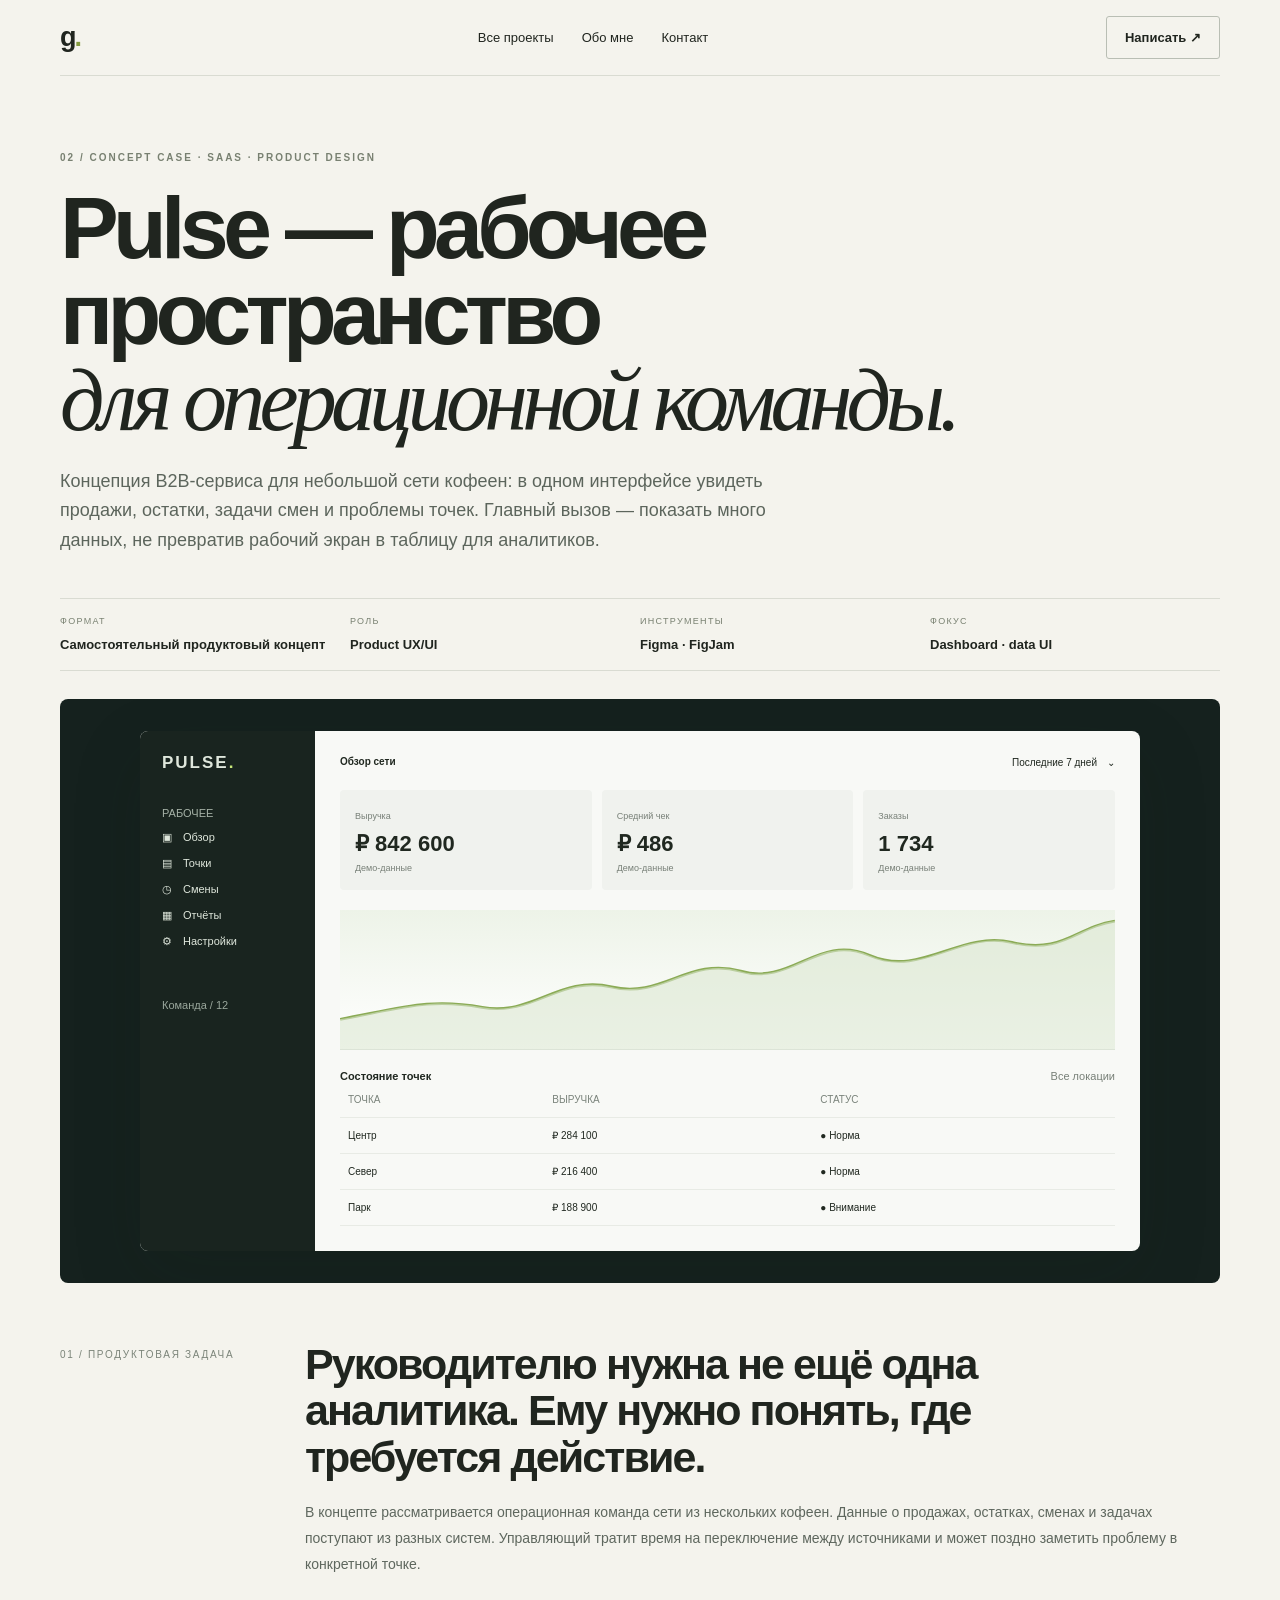
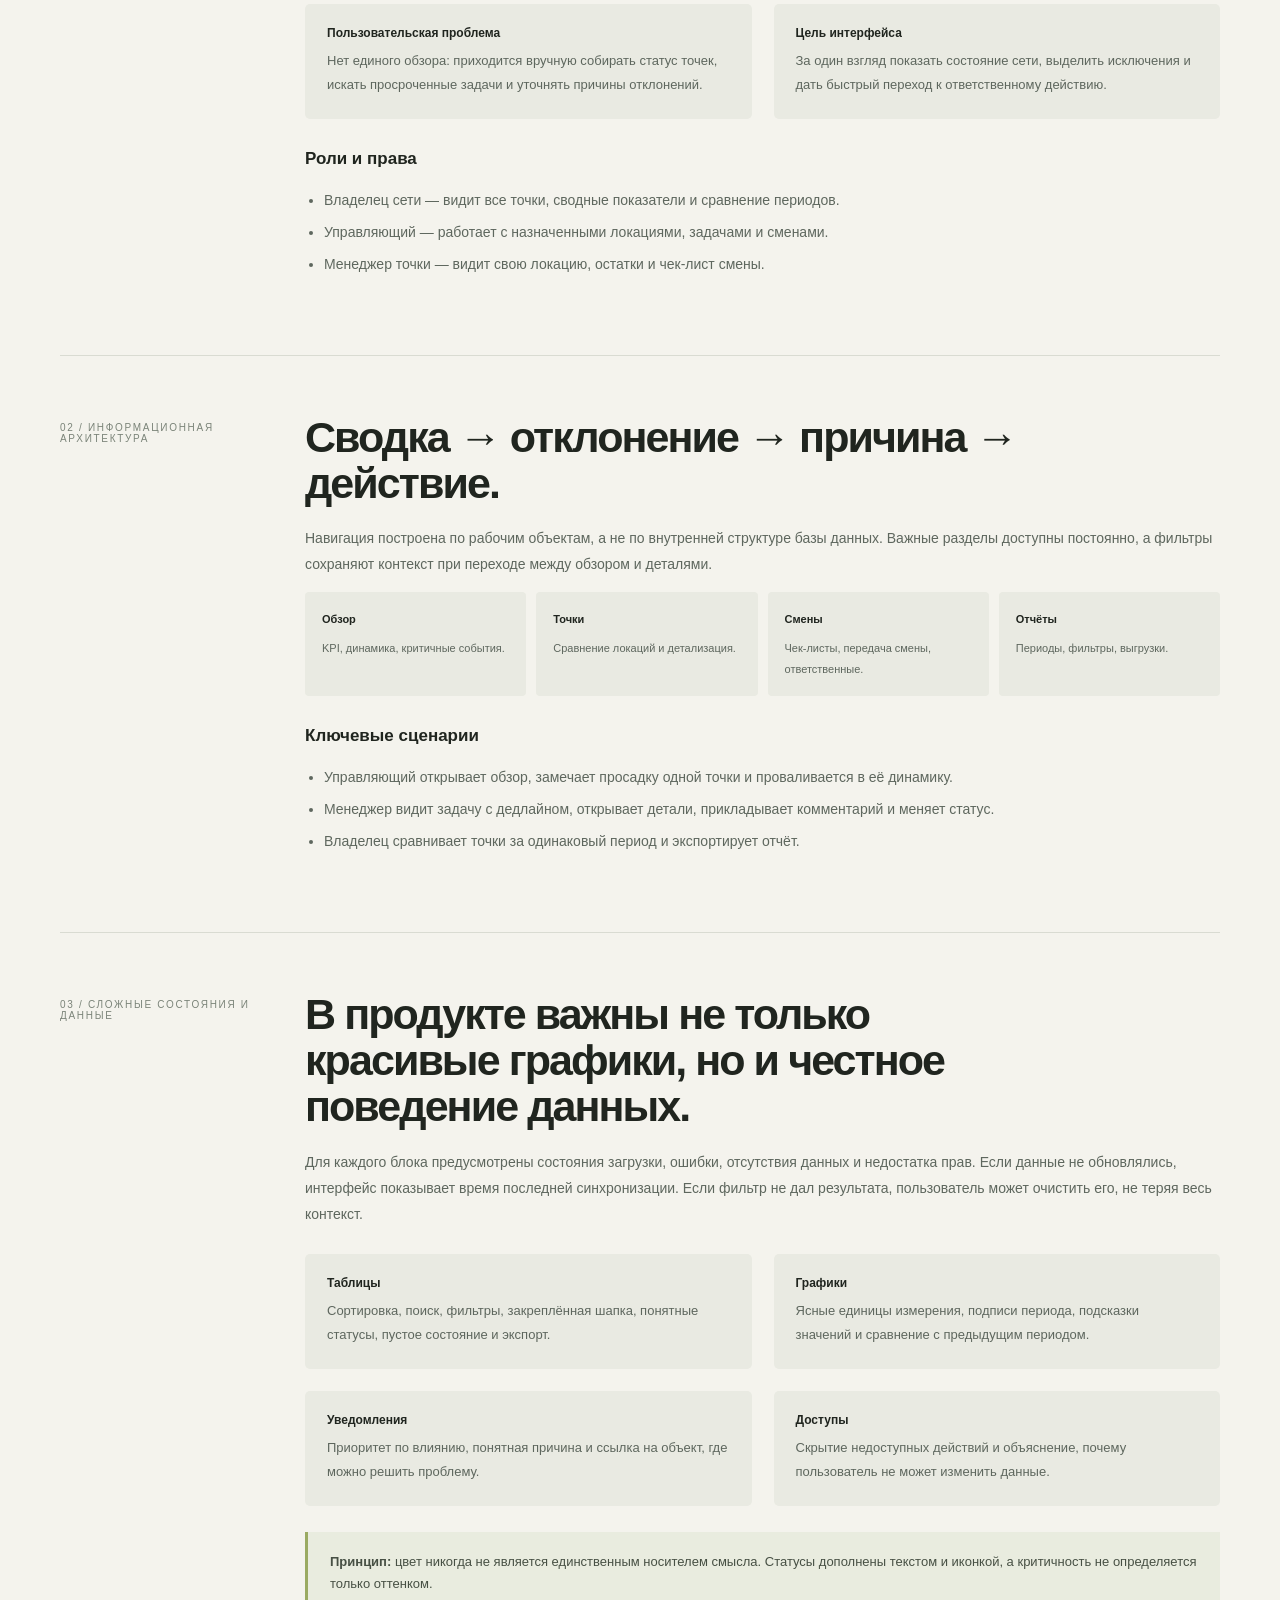
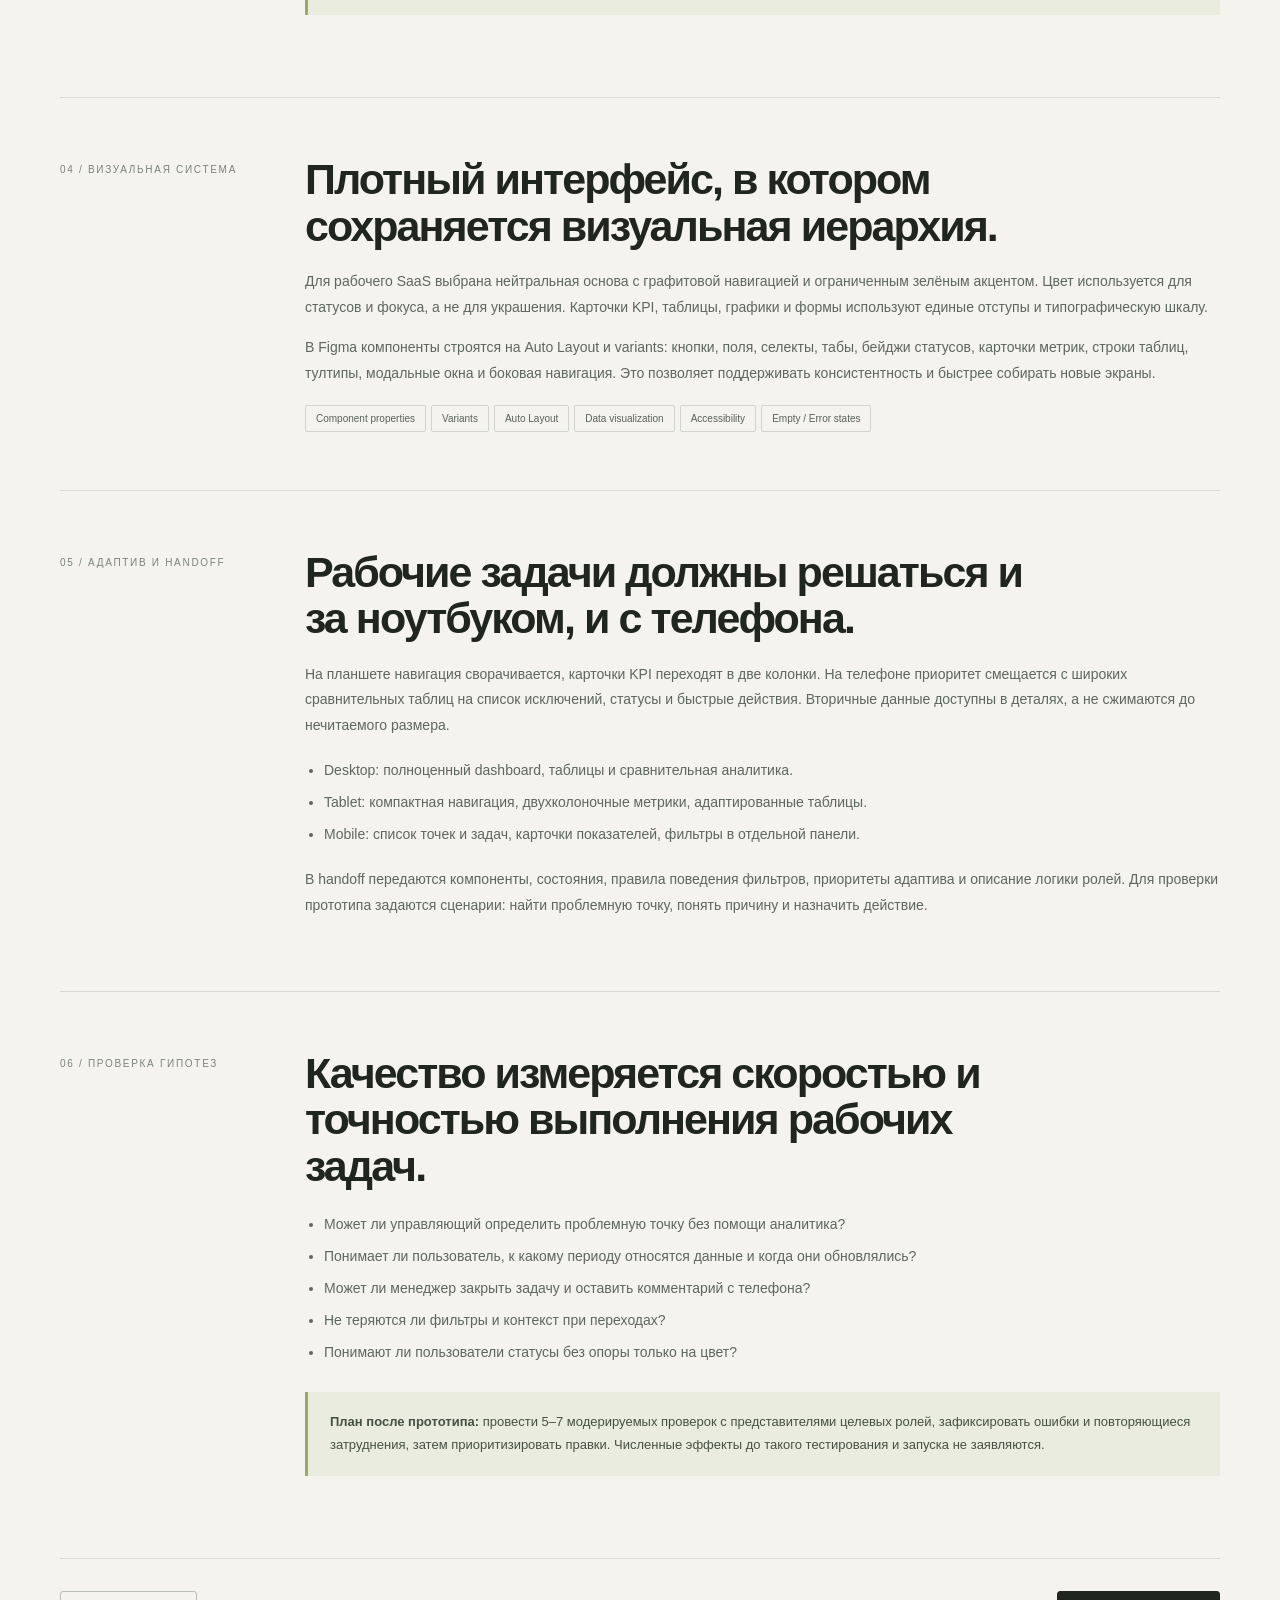
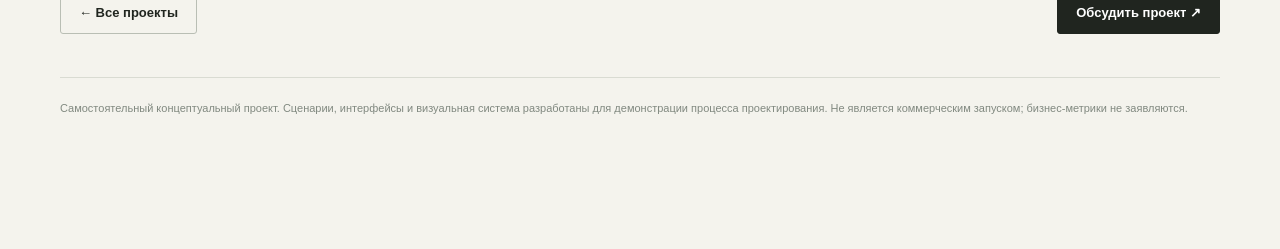
<file: case-pulse.html>
<!doctype html>
<html lang="ru">

<head>
  <meta charset="utf-8">
  <meta name="viewport" content="width=device-width,initial-scale=1">
  <meta name="description" content="Подробный UX/UI кейс Григория: задача, исследование, сценарии, дизайн-система и адаптивные интерфейсы.">
  <title>Pulse — кейс | Морозов Д.А</title>
  <style>
    :root {
      --ink: #20251f;
      --muted: #687068;
      --paper: #f4f3ed;
      --line: #d9dbd2;
      --lime: #d6f36a;
      --blue: #dce8ff;
      --dark: #18231f;
      --serif: Georgia, 'Times New Roman', serif;
      --sans: Inter, Arial, sans-serif
    }
    
    * {
      box-sizing: border-box
    }
    
    html {
      scroll-behavior: smooth
    }
    
    body {
      margin: 0;
      background: var(--paper);
      color: var(--ink);
      font-family: var(--sans);
      -webkit-font-smoothing: antialiased
    }
    
    .wrap {
      width: min(1160px, calc(100% - 48px));
      margin: auto
    }
    
    .nav {
      height: 76px;
      display: flex;
      align-items: center;
      justify-content: space-between;
      border-bottom: 1px solid var(--line)
    }
    
    .logo {
      font-size: 27px;
      font-weight: 800;
      color: var(--ink);
      text-decoration: none;
      letter-spacing: -2px
    }
    
    .logo span {
      color: #849b40
    }
    
    .navlinks {
      display: flex;
      gap: 28px
    }
    
    .navlinks a,
    .nav .btn {
      font-size: 13px;
      color: var(--ink);
      text-decoration: none
    }
    
    .btn {
      display: inline-flex;
      align-items: center;
      gap: 10px;
      padding: 13px 18px;
      border: 1px solid #b9beb4;
      border-radius: 3px;
      text-decoration: none;
      color: var(--ink);
      font-size: 13px;
      font-weight: 650
    }
    
    .btn.dark {
      background: var(--ink);
      border-color: var(--ink);
      color: white
    }
    
    .case {
      padding: 76px 0 100px
    }
    
    .eyebrow {
      font-size: 10px;
      letter-spacing: 2px;
      text-transform: uppercase;
      color: #788071;
      font-weight: 750
    }
    
    .hero h1 {
      font-size: clamp(42px, 7vw, 88px);
      line-height: .98;
      letter-spacing: -.065em;
      font-weight: 600;
      max-width: 950px;
      margin: 22px 0
    }
    
    .hero h1 em {
      font-family: var(--serif);
      font-weight: 400
    }
    
    .lead {
      font-size: 18px;
      line-height: 1.65;
      color: #5c655c;
      max-width: 760px
    }
    
    .meta {
      display: grid;
      grid-template-columns: repeat(4, 1fr);
      border-top: 1px solid var(--line);
      border-bottom: 1px solid var(--line);
      margin: 42px 0 28px
    }
    
    .meta div {
      padding: 17px 18px 17px 0
    }
    
    .meta small {
      display: block;
      color: #788071;
      text-transform: uppercase;
      letter-spacing: 1.3px;
      font-size: 9px;
      margin-bottom: 9px
    }
    
    .meta strong {
      font-size: 13px;
      font-weight: 600
    }
    
    .visual {
      border-radius: 8px;
      overflow: hidden;
      min-height: 500px;
      position: relative;
      padding: 32px;
      display: flex;
      align-items: center;
      justify-content: center
    }
    
    .visual .frame {
      width: 100%;
      max-width: 1000px;
      box-shadow: 0 24px 70px #17201725;
      border-radius: 8px;
      overflow: hidden
    }
    
    .section {
      display: grid;
      grid-template-columns: 190px 1fr;
      gap: 55px;
      padding: 58px 0;
      border-bottom: 1px solid var(--line)
    }
    
    .section-label {
      font-size: 10px;
      letter-spacing: 1.7px;
      color: #7b8479;
      text-transform: uppercase;
      padding-top: 8px
    }
    
    .section h2 {
      font-size: clamp(27px, 4vw, 43px);
      letter-spacing: -.045em;
      line-height: 1.08;
      font-weight: 570;
      margin: 0 0 20px;
      max-width: 750px
    }
    
    .section h3 {
      font-size: 17px;
      margin: 30px 0 10px
    }
    
    .section p,
    .section li {
      font-size: 14px;
      line-height: 1.85;
      color: #5e675e
    }
    
    .section ul {
      padding-left: 19px
    }
    
    .section li {
      padding: 3px 0
    }
    
    .cols {
      display: grid;
      grid-template-columns: 1fr 1fr;
      gap: 22px;
      margin: 26px 0
    }
    
    .info {
      background: #e9eae2;
      border-radius: 5px;
      padding: 22px
    }
    
    .info b {
      display: block;
      font-size: 12px;
      margin-bottom: 9px
    }
    
    .info p {
      margin: 0;
      font-size: 13px
    }
    
    .callout {
      border-left: 3px solid #9aaa62;
      background: #e9ecdf;
      padding: 19px 22px;
      margin: 24px 0;
      font-size: 13px;
      line-height: 1.75;
      color: #475044
    }
    
    .tag {
      display: inline-block;
      padding: 7px 10px;
      border: 1px solid #d0d4ca;
      border-radius: 2px;
      font-size: 10px;
      margin: 4px 5px 0 0;
      color: #596258
    }
    
    .screen {
      background: white;
      color: #18231f
    }
    
    .screenbar {
      height: 44px;
      border-bottom: 1px solid #e6e8e2;
      display: flex;
      align-items: center;
      justify-content: space-between;
      padding: 0 20px;
      font-size: 10px
    }
    
    .screenbody {
      padding: 30px
    }
    
    .screen h3 {
      font-size: clamp(26px, 4vw, 48px);
      letter-spacing: -.06em;
      line-height: 1.02;
      margin: 20px 0
    }
    
    .muted {
      color: #788078
    }
    
    .mockbtn {
      display: inline-block;
      background: #1e2b24;
      color: #fff;
      border-radius: 3px;
      padding: 12px 16px;
      font-size: 10px
    }
    
    .grid3 {
      display: grid;
      grid-template-columns: repeat(3, 1fr);
      gap: 12px
    }
    
    .tile {
      background: #e9e8e0;
      min-height: 120px;
      padding: 15px;
      display: flex;
      align-items: end;
      font-size: 11px
    }
    
    .tile:nth-child(2) {
      background: #d9dfd1
    }
    
    .tile:nth-child(3) {
      background: #e6d9ca
    }
    
    .productpic {
      height: 160px;
      background: linear-gradient(140deg, #ddd8cb, #b5b6a9);
      position: relative;
      overflow: hidden
    }
    
    .productpic:before {
      content: '';
      position: absolute;
      width: 90px;
      height: 110px;
      background: #8d887c;
      border-radius: 48% 48% 8px 8px;
      left: calc(50% - 45px);
      bottom: 0;
      box-shadow: inset -12px 0 #777368
    }
    
    .productpic.two {
      background: linear-gradient(140deg, #d5d9d0, #aeb8aa)
    }
    
    .productpic.two:before {
      width: 110px;
      height: 70px;
      border-radius: 50%;
      background: #9d9a8d;
      left: calc(50% - 55px);
      bottom: 25px
    }
    
    .productpic.three {
      background: linear-gradient(140deg, #e6d8ca, #c7b5a4)
    }
    
    .productpic.three:before {
      width: 75px;
      height: 130px;
      background: #a88f77;
      border-radius: 8px 8px 20px 20px
    }
    
    .foot {
      padding: 32px 0;
      display: flex;
      justify-content: space-between;
      align-items: center
    }
    
    .foot a {
      color: var(--ink);
      text-decoration: none;
      font-size: 13px
    }
    
    .darkvisual {
      background: #15211e;
      color: white
    }
    
    .darkvisual .frame {
      background: #f8f9f6
    }
    
    .pill {
      display: inline-block;
      border-radius: 30px;
      background: #eaf1db;
      padding: 8px 12px;
      font-size: 10px
    }
    
    .statrow {
      display: grid;
      grid-template-columns: repeat(3, 1fr);
      gap: 10px;
      margin: 20px 0
    }
    
    .stat {
      background: #f0f2ee;
      padding: 15px;
      border-radius: 4px
    }
    
    .stat small {
      font-size: 9px;
      color: #788078
    }
    
    .stat b {
      display: block;
      font-size: 22px;
      margin-top: 8px
    }
    
    .bar {
      height: 7px;
      background: #e6e9e4;
      border-radius: 5px;
      margin: 12px 0;
      overflow: hidden
    }
    
    .bar i {
      display: block;
      height: 100%;
      background: #9dbb65;
      border-radius: 5px
    }
    
    .table {
      width: 100%;
      border-collapse: collapse;
      font-size: 10px
    }
    
    .table td,
    .table th {
      padding: 12px 8px;
      border-bottom: 1px solid #e8ebe5;
      text-align: left
    }
    
    .table th {
      color: #7a837b;
      font-weight: 500
    }
    
    .chartbox {
      height: 140px;
      background: linear-gradient(180deg, #edf3e8, #fff);
      border-bottom: 1px solid #dce4d7;
      position: relative;
      overflow: hidden
    }
    
    .chartbox svg {
      width: 100%;
      height: 100%
    }
    
    .steps {
      display: grid;
      grid-template-columns: repeat(4, 1fr);
      gap: 10px
    }
    
    .step {
      padding: 17px;
      background: #e9eae2;
      border-radius: 4px
    }
    
    .step b {
      font-size: 11px
    }
    
    .step p {
      font-size: 11px;
      margin-bottom: 0
    }
    
    .mobile-note {
      font-size: 11px;
      color: #7b8479
    }
    
    .endnote {
      font-size: 11px;
      color: #818980;
      padding: 24px 0;
      border-top: 1px solid var(--line)
    }
    
    @media(max-width:700px) {
      .wrap {
        width: min(100% - 32px, 1160px)
      }
      .navlinks {
        display: none
      }
      .case {
        padding-top: 45px
      }
      .meta {
        grid-template-columns: 1fr 1fr
      }
      .visual {
        padding: 12px;
        min-height: 300px
      }
      .screenbody {
        padding: 16px
      }
      .section {
        grid-template-columns: 1fr;
        gap: 14px;
        padding: 38px 0
      }
      .cols {
        grid-template-columns: 1fr
      }
      .steps {
        grid-template-columns: 1fr 1fr
      }
      .grid3 {
        gap: 6px
      }
      .tile {
        min-height: 95px;
        padding: 8px;
        font-size: 9px
      }
      .productpic {
        height: 110px
      }
      .foot {
        gap: 14px;
        flex-wrap: wrap
      }
      .statrow {
        gap: 6px
      }
      .stat {
        padding: 9px
      }
      .stat b {
        font-size: 17px
      }
    }
  </style>
</head>

<body>
  <header class="wrap nav"><a class="logo" href="index.html">g<span>.</span></a>
    <nav class="navlinks"><a href="index.html#work">Все проекты</a><a href="index.html#about">Обо мне</a><a href="index.html#contact">Контакт</a></nav><a class="btn" href="mailto:mazzask@proton.me">Написать ↗</a></header>
  <main class="wrap case">
    <section class="hero">
      <div class="eyebrow">02 / CONCEPT CASE · SAAS · PRODUCT DESIGN</div>
      <h1>Pulse — рабочее пространство<br><em>для операционной команды.</em></h1>
      <p class="lead">Концепция B2B-сервиса для небольшой сети кофеен: в одном интерфейсе увидеть продажи, остатки, задачи смен и проблемы точек. Главный вызов — показать много данных, не превратив рабочий экран в таблицу для аналитиков.</p>
      <div class="meta">
        <div><small>Формат</small><strong>Самостоятельный продуктовый концепт</strong></div>
        <div><small>Роль</small><strong>Product UX/UI</strong></div>
        <div><small>Инструменты</small><strong>Figma · FigJam</strong></div>
        <div><small>Фокус</small><strong>Dashboard · data UI</strong></div>
      </div>
    </section>
    <div class="visual darkvisual">
      <div class="frame" style="display:grid;grid-template-columns:175px 1fr;min-height:390px">
        <aside style="background:#19241f;color:#dfe7dc;padding:22px;font-size:11px"><b style="font-size:17px;letter-spacing:2px">PULSE<span style="color:#c8e77a">.</span></b>
          <p style="margin-top:34px;color:#a6b2a7">РАБОЧЕЕ</p>
          <p>▣　Обзор</p>
          <p>▤　Точки</p>
          <p>◷　Смены</p>
          <p>▦　Отчёты</p>
          <p>⚙　Настройки</p>
          <p style="margin-top:50px;color:#9aa79c">Команда / 12</p>
        </aside>
        <div style="padding:25px;color:#202820">
          <div style="display:flex;justify-content:space-between;font-size:10px"><b>Обзор сети</b><span>Последние 7 дней　⌄</span></div>
          <div class="statrow">
            <div class="stat"><small>Выручка</small><b>₽ 842 600</b><small>Демо-данные</small></div>
            <div class="stat"><small>Средний чек</small><b>₽ 486</b><small>Демо-данные</small></div>
            <div class="stat"><small>Заказы</small><b>1 734</b><small>Демо-данные</small></div>
          </div>
          <div class="chartbox">
            <svg viewBox="0 0 600 150" preserveAspectRatio="none">
              <path d="M0 118 C50 105 70 95 110 105 S170 70 210 83 S270 50 310 66 S370 25 410 49 S480 22 520 35 S570 18 600 12" fill="none" stroke="#8bab56" stroke-width="3" />
              <path d="M0 118 C50 105 70 95 110 105 S170 70 210 83 S270 50 310 66 S370 25 410 49 S480 22 520 35 S570 18 600 12 L600 150 L0 150Z" fill="#dce8d2" opacity=".6" />
            </svg>
          </div>
          <div style="display:flex;justify-content:space-between;margin-top:20px;font-size:11px"><b>Состояние точек</b><span class="muted">Все локации</span></div>
          <table class="table">
            <tr>
              <th>ТОЧКА</th>
              <th>ВЫРУЧКА</th>
              <th>СТАТУС</th>
            </tr>
            <tr>
              <td>Центр</td>
              <td>₽ 284 100</td>
              <td>● Норма</td>
            </tr>
            <tr>
              <td>Север</td>
              <td>₽ 216 400</td>
              <td>● Норма</td>
            </tr>
            <tr>
              <td>Парк</td>
              <td>₽ 188 900</td>
              <td>● Внимание</td>
            </tr>
          </table>
        </div>
      </div>
    </div>
    <section class="section">
      <div class="section-label">01 / Продуктовая задача</div>
      <div>
        <h2>Руководителю нужна не ещё одна аналитика. Ему нужно понять, где требуется действие.</h2>
        <p>В концепте рассматривается операционная команда сети из нескольких кофеен. Данные о продажах, остатках, сменах и задачах поступают из разных систем. Управляющий тратит время на переключение между источниками и может поздно заметить проблему в конкретной точке.</p>
        <div class="cols">
          <div class="info"><b>Пользовательская проблема</b>
            <p>Нет единого обзора: приходится вручную собирать статус точек, искать просроченные задачи и уточнять причины отклонений.</p>
          </div>
          <div class="info"><b>Цель интерфейса</b>
            <p>За один взгляд показать состояние сети, выделить исключения и дать быстрый переход к ответственному действию.</p>
          </div>
        </div>
        <h3>Роли и права</h3>
        <ul>
          <li>Владелец сети — видит все точки, сводные показатели и сравнение периодов.</li>
          <li>Управляющий — работает с назначенными локациями, задачами и сменами.</li>
          <li>Менеджер точки — видит свою локацию, остатки и чек-лист смены.</li>
        </ul>
      </div>
    </section>
    <section class="section">
      <div class="section-label">02 / Информационная архитектура</div>
      <div>
        <h2>Сводка → отклонение → причина → действие.</h2>
        <p>Навигация построена по рабочим объектам, а не по внутренней структуре базы данных. Важные разделы доступны постоянно, а фильтры сохраняют контекст при переходе между обзором и деталями.</p>
        <div class="steps">
          <div class="step"><b>Обзор</b>
            <p>KPI, динамика, критичные события.</p>
          </div>
          <div class="step"><b>Точки</b>
            <p>Сравнение локаций и детализация.</p>
          </div>
          <div class="step"><b>Смены</b>
            <p>Чек-листы, передача смены, ответственные.</p>
          </div>
          <div class="step"><b>Отчёты</b>
            <p>Периоды, фильтры, выгрузки.</p>
          </div>
        </div>
        <h3>Ключевые сценарии</h3>
        <ul>
          <li>Управляющий открывает обзор, замечает просадку одной точки и проваливается в её динамику.</li>
          <li>Менеджер видит задачу с дедлайном, открывает детали, прикладывает комментарий и меняет статус.</li>
          <li>Владелец сравнивает точки за одинаковый период и экспортирует отчёт.</li>
        </ul>
      </div>
    </section>
    <section class="section">
      <div class="section-label">03 / Сложные состояния и данные</div>
      <div>
        <h2>В продукте важны не только красивые графики, но и честное поведение данных.</h2>
        <p>Для каждого блока предусмотрены состояния загрузки, ошибки, отсутствия данных и недостатка прав. Если данные не обновлялись, интерфейс показывает время последней синхронизации. Если фильтр не дал результата, пользователь может очистить его, не теряя весь контекст.</p>
        <div class="cols">
          <div class="info"><b>Таблицы</b>
            <p>Сортировка, поиск, фильтры, закреплённая шапка, понятные статусы, пустое состояние и экспорт.</p>
          </div>
          <div class="info"><b>Графики</b>
            <p>Ясные единицы измерения, подписи периода, подсказки значений и сравнение с предыдущим периодом.</p>
          </div>
          <div class="info"><b>Уведомления</b>
            <p>Приоритет по влиянию, понятная причина и ссылка на объект, где можно решить проблему.</p>
          </div>
          <div class="info"><b>Доступы</b>
            <p>Скрытие недоступных действий и объяснение, почему пользователь не может изменить данные.</p>
          </div>
        </div>
        <div class="callout"><b>Принцип:</b> цвет никогда не является единственным носителем смысла. Статусы дополнены текстом и иконкой, а критичность не определяется только оттенком.</div>
      </div>
    </section>
    <section class="section">
      <div class="section-label">04 / Визуальная система</div>
      <div>
        <h2>Плотный интерфейс, в котором сохраняется визуальная иерархия.</h2>
        <p>Для рабочего SaaS выбрана нейтральная основа с графитовой навигацией и ограниченным зелёным акцентом. Цвет используется для статусов и фокуса, а не для украшения. Карточки KPI, таблицы, графики и формы используют единые отступы и типографическую шкалу.</p>
        <p>В Figma компоненты строятся на Auto Layout и variants: кнопки, поля, селекты, табы, бейджи статусов, карточки метрик, строки таблиц, тултипы, модальные окна и боковая навигация. Это позволяет поддерживать консистентность и быстрее собирать новые экраны.</p>
        <div><span class="tag">Component properties</span><span class="tag">Variants</span><span class="tag">Auto Layout</span><span class="tag">Data visualization</span><span class="tag">Accessibility</span><span class="tag">Empty / Error states</span></div>
      </div>
    </section>
    <section class="section">
      <div class="section-label">05 / Адаптив и handoff</div>
      <div>
        <h2>Рабочие задачи должны решаться и за ноутбуком, и с телефона.</h2>
        <p>На планшете навигация сворачивается, карточки KPI переходят в две колонки. На телефоне приоритет смещается с широких сравнительных таблиц на список исключений, статусы и быстрые действия. Вторичные данные доступны в деталях, а не сжимаются до нечитаемого размера.</p>
        <ul>
          <li>Desktop: полноценный dashboard, таблицы и сравнительная аналитика.</li>
          <li>Tablet: компактная навигация, двухколоночные метрики, адаптированные таблицы.</li>
          <li>Mobile: список точек и задач, карточки показателей, фильтры в отдельной панели.</li>
        </ul>
        <p>В handoff передаются компоненты, состояния, правила поведения фильтров, приоритеты адаптива и описание логики ролей. Для проверки прототипа задаются сценарии: найти проблемную точку, понять причину и назначить действие.</p>
      </div>
    </section>
    <section class="section">
      <div class="section-label">06 / Проверка гипотез</div>
      <div>
        <h2>Качество измеряется скоростью и точностью выполнения рабочих задач.</h2>
        <ul>
          <li>Может ли управляющий определить проблемную точку без помощи аналитика?</li>
          <li>Понимает ли пользователь, к какому периоду относятся данные и когда они обновлялись?</li>
          <li>Может ли менеджер закрыть задачу и оставить комментарий с телефона?</li>
          <li>Не теряются ли фильтры и контекст при переходах?</li>
          <li>Понимают ли пользователи статусы без опоры только на цвет?</li>
        </ul>
        <div class="callout"><b>План после прототипа:</b> провести 5–7 модерируемых проверок с представителями целевых ролей, зафиксировать ошибки и повторяющиеся затруднения, затем приоритизировать правки. Численные эффекты до такого тестирования и запуска не заявляются.</div>
      </div>
    </section>
    <div class="foot"><a class="btn" href="index.html#work">← Все проекты</a><a class="btn dark" href="mailto:mazzask@proton.me">Обсудить проект ↗</a></div>
    <p class="endnote">Самостоятельный концептуальный проект. Сценарии, интерфейсы и визуальная система разработаны для демонстрации процесса проектирования. Не является коммерческим запуском; бизнес-метрики не заявляются.</p>
  </main>
</body>

</html>
</file>
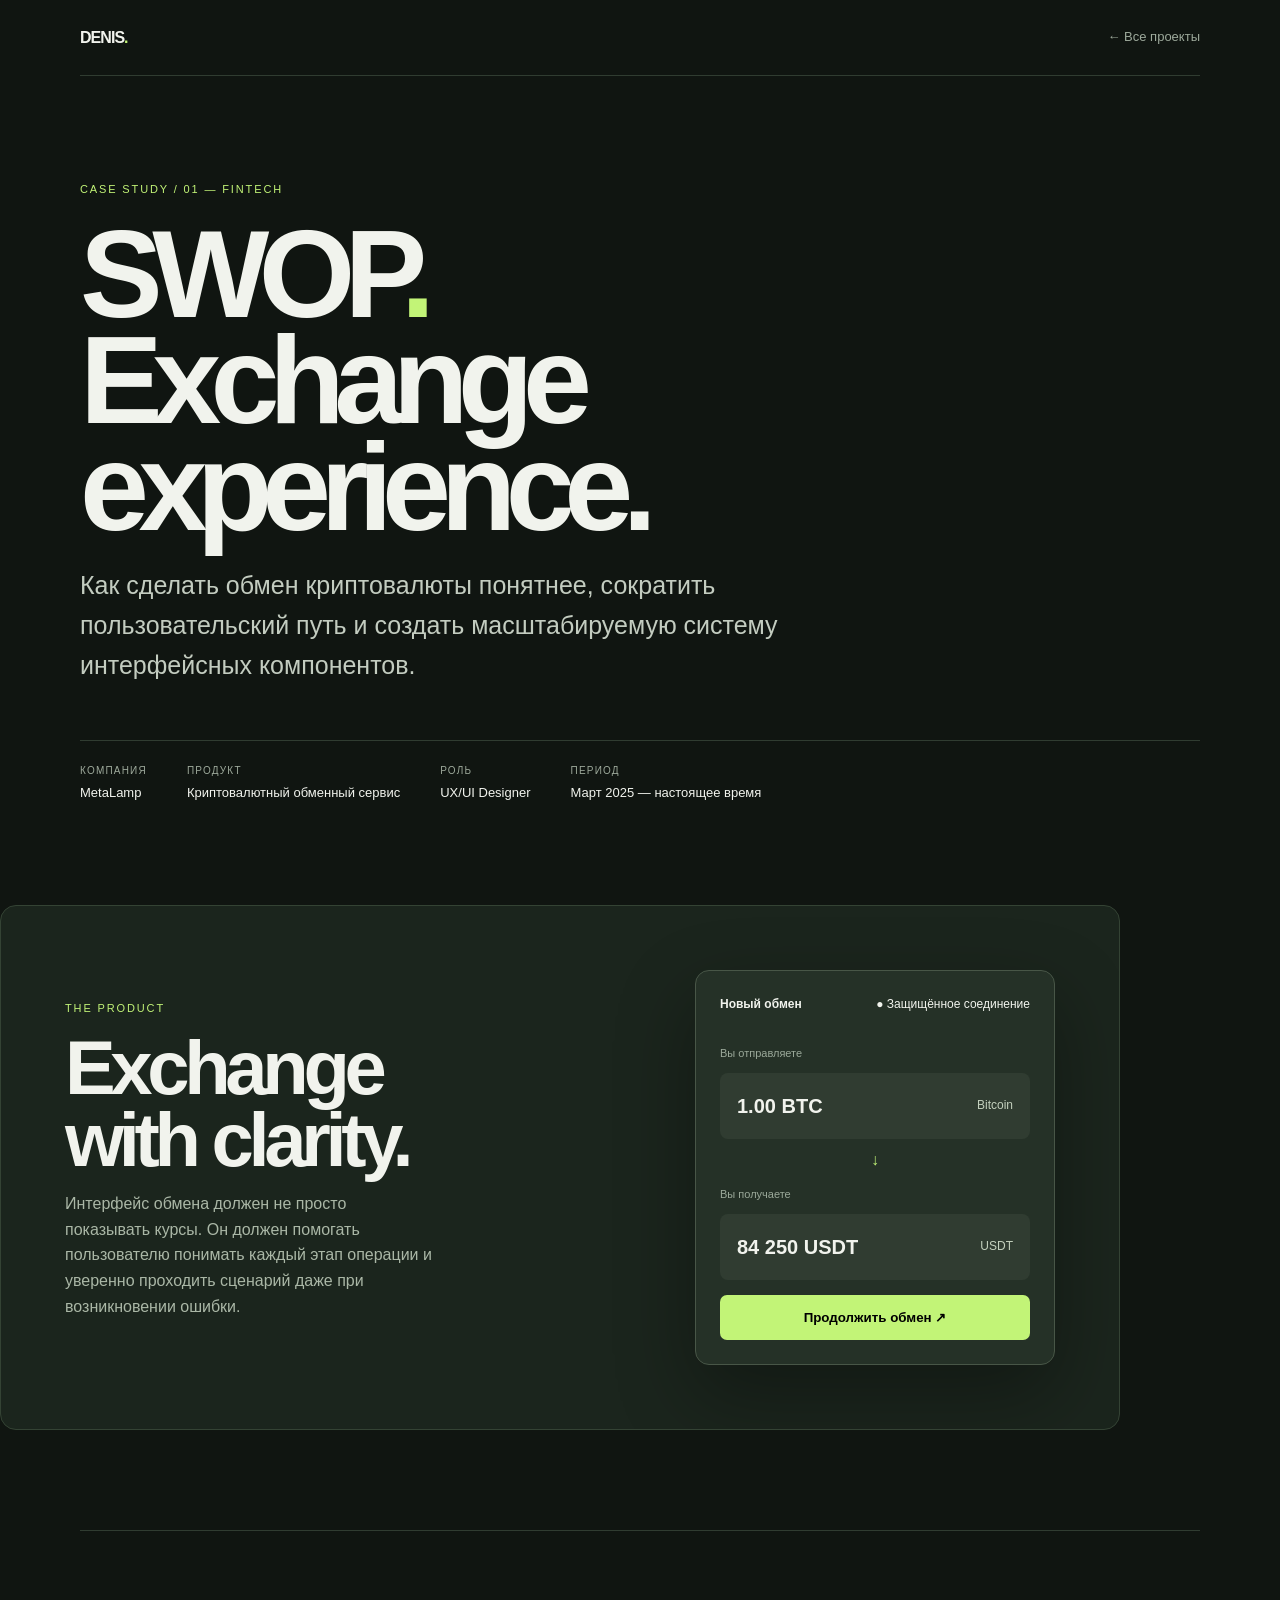
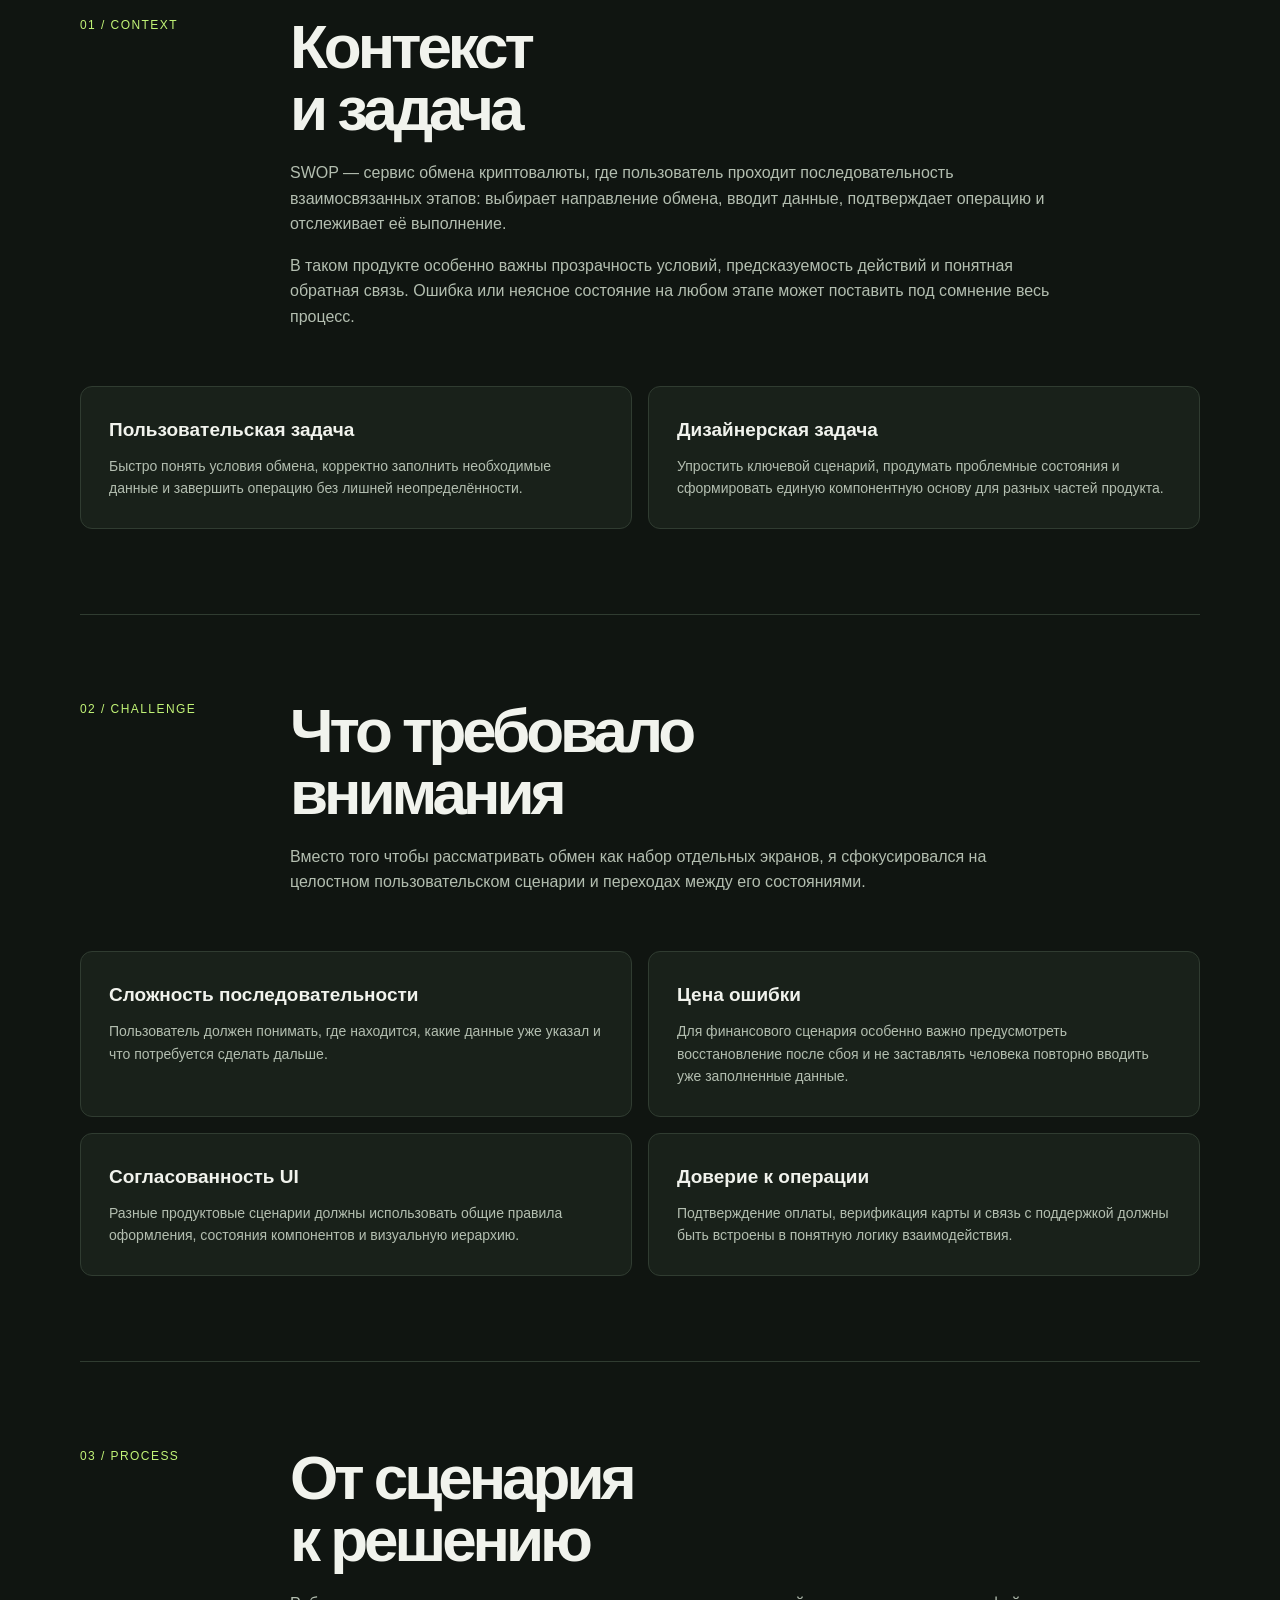
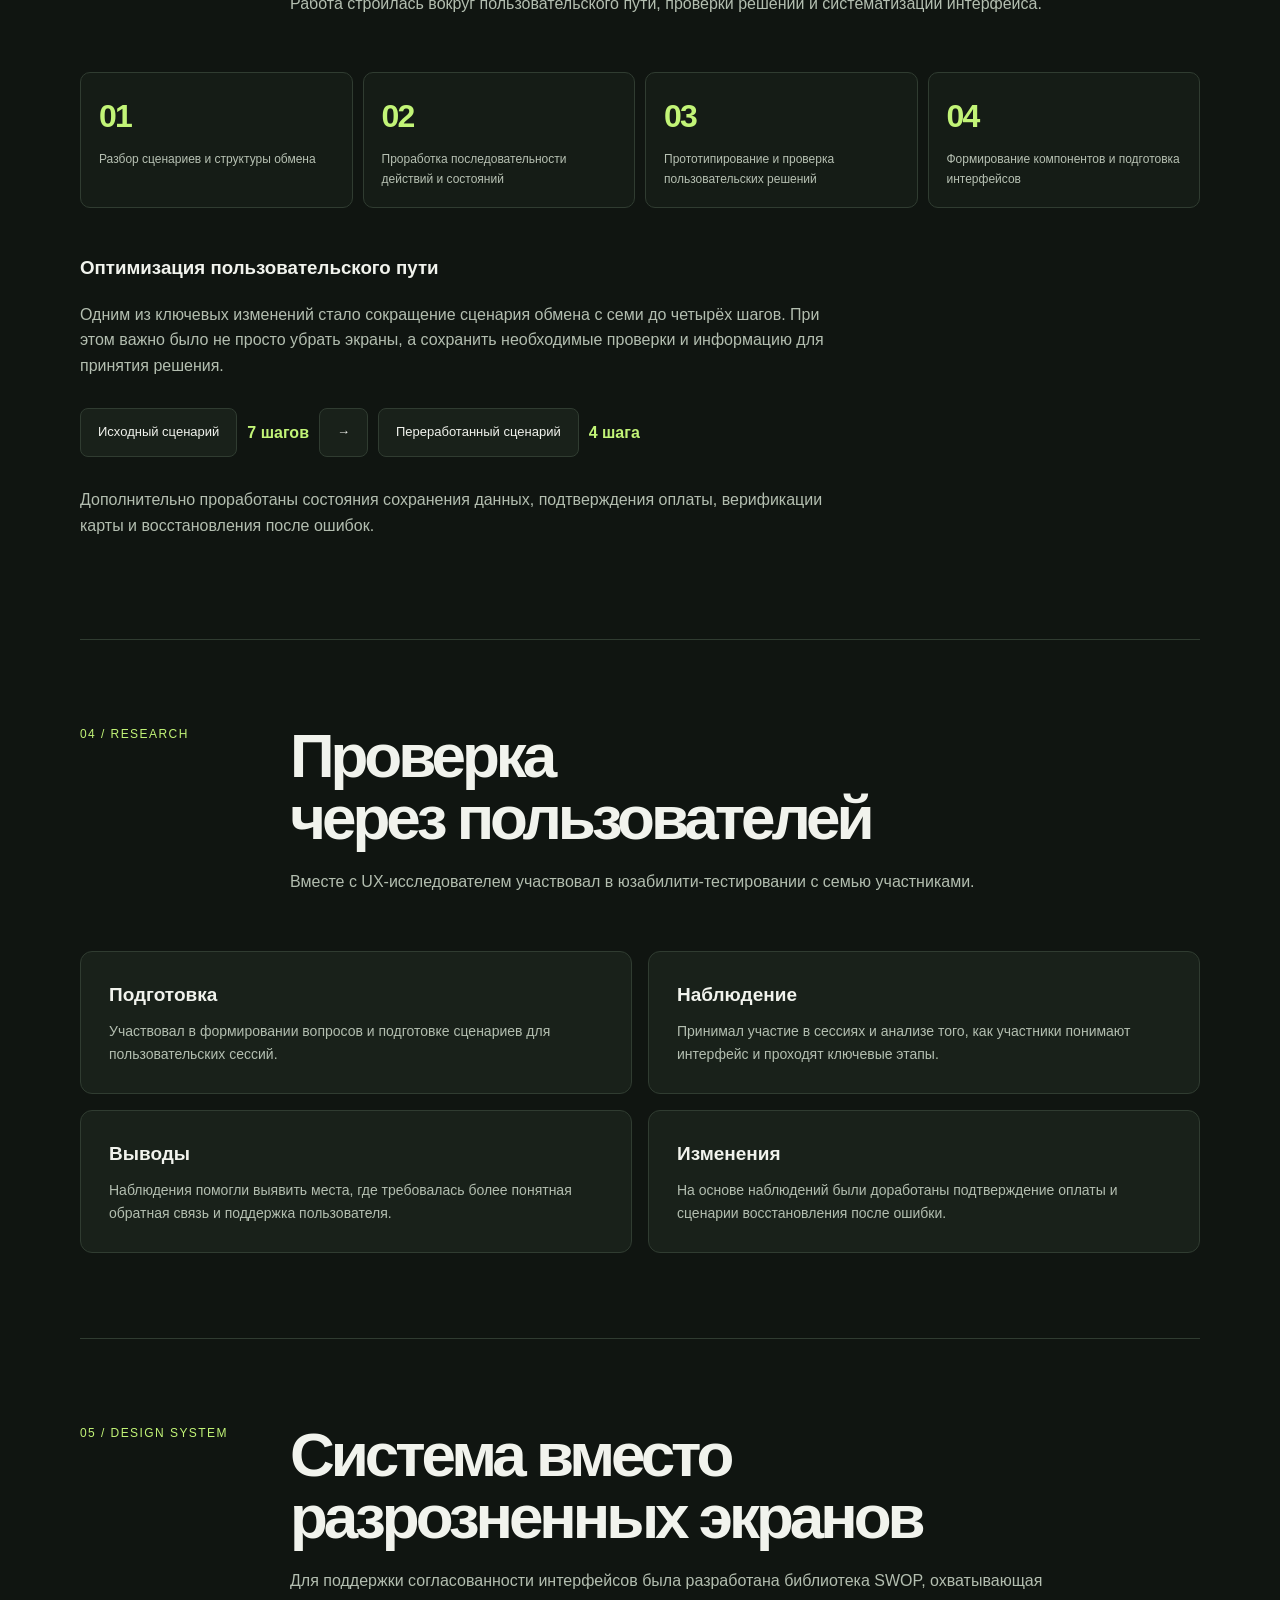
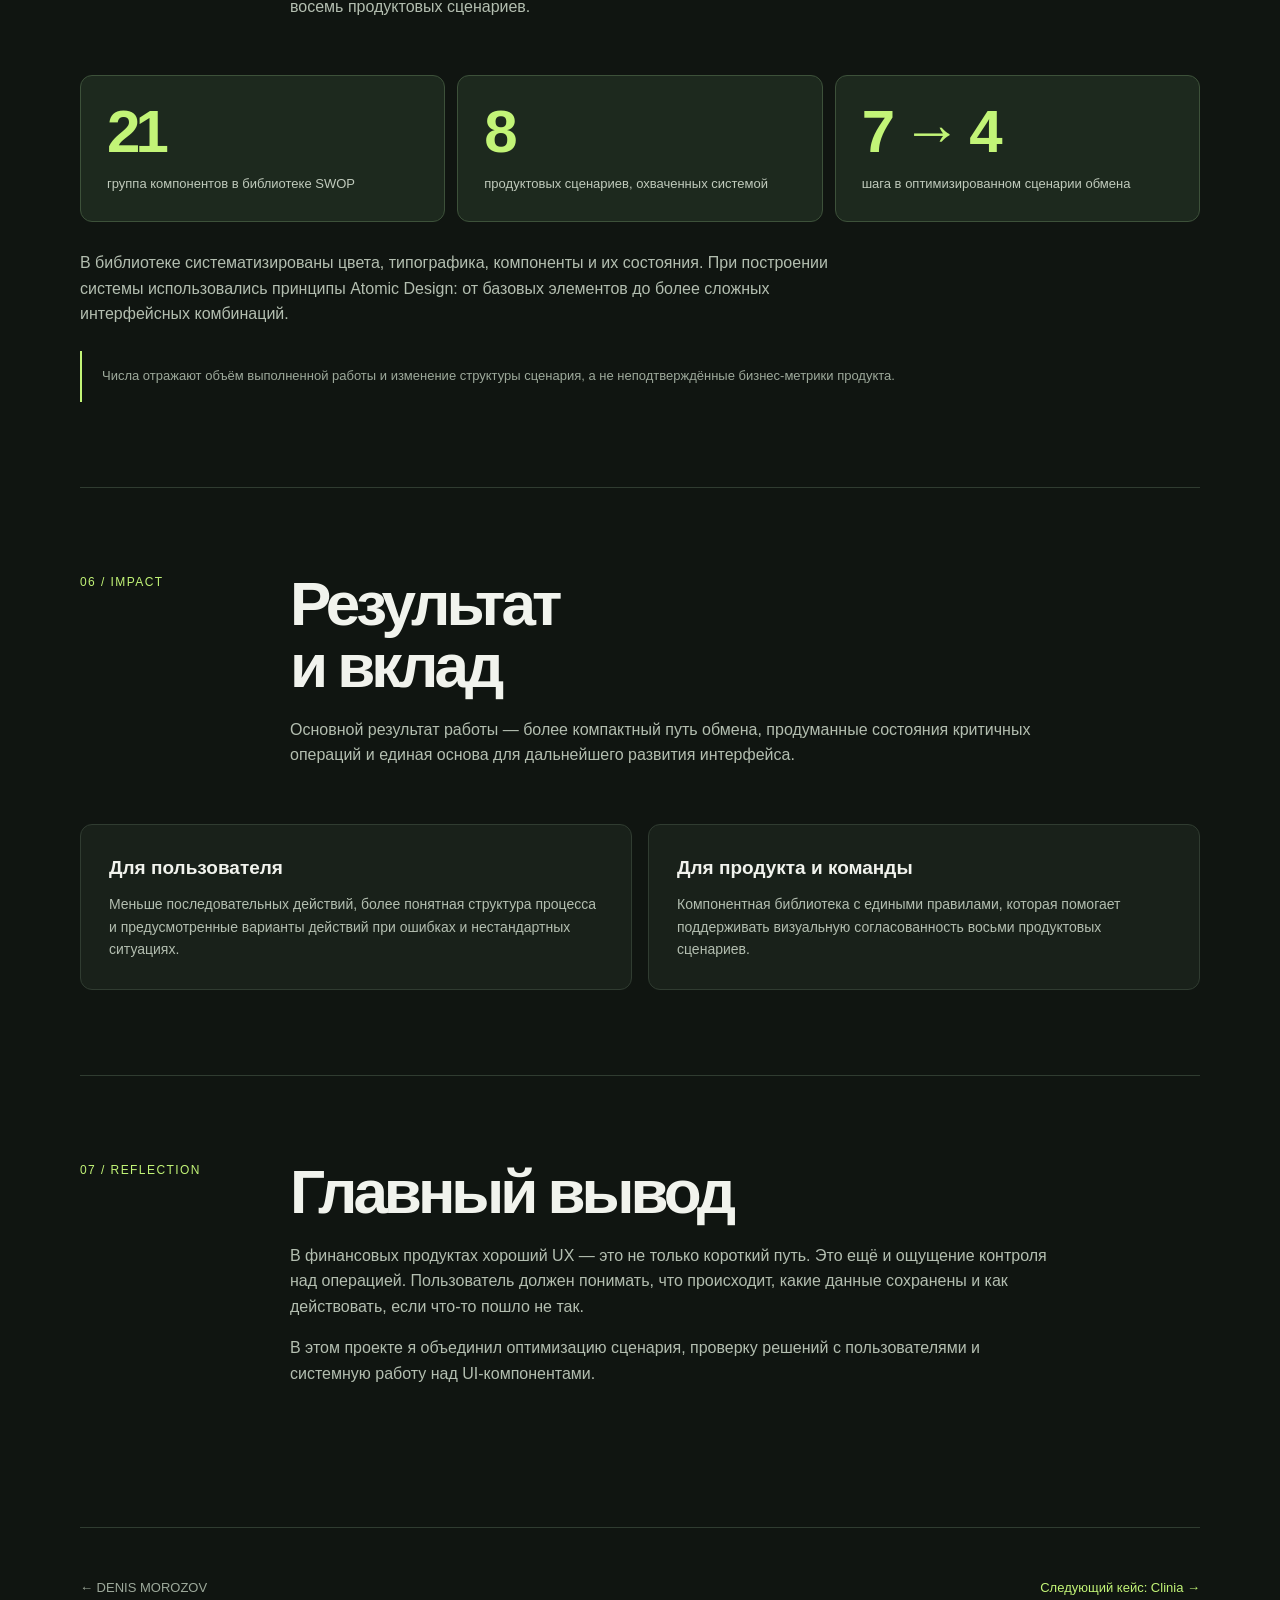
<file: case-swop.html>
<!DOCTYPE html>
<html lang="ru">
<head>
<meta charset="UTF-8">
<meta name="viewport" content="width=device-width, initial-scale=1">
<meta name="theme-color" content="#101511">
<title>SWOP — Crypto Exchange | Denis Morozov</title>
<meta name="description" content="UX/UI case study: проектирование криптовалютного обменного сервиса SWOP, оптимизация пользовательского сценария и создание дизайн-системы.">
<style>
:root{--bg:#101511;--panel:#19211a;--line:#303c31;--text:#f1f3ed;--muted:#9da99b;--accent:#c2f477;--max:1120px}
*{box-sizing:border-box}html{scroll-behavior:smooth}body{margin:0;background:var(--bg);color:var(--text);font-family:Inter,Arial,sans-serif;line-height:1.6}a{color:inherit;text-decoration:none}.wrap{width:min(var(--max),calc(100% - 48px));margin:auto}.nav{height:76px;border-bottom:1px solid var(--line);display:flex;align-items:center;justify-content:space-between}.logo{font-weight:800;letter-spacing:-.06em}.logo span{color:var(--accent)}.nav a:last-child{color:var(--muted);font-size:13px}.eyebrow{font-size:11px;letter-spacing:.17em;text-transform:uppercase;color:var(--accent)}.hero{padding:105px 0 65px}.hero h1{font-size:clamp(56px,10vw,124px);line-height:.86;letter-spacing:-.085em;margin:22px 0}.hero h1 span{color:var(--accent)}.lead{font-size:clamp(18px,2.2vw,25px);max-width:720px;color:#c3ccc0}.hero-meta{display:flex;gap:40px;flex-wrap:wrap;margin-top:55px;border-top:1px solid var(--line);padding-top:22px}.meta small{display:block;color:var(--muted);font-size:10px;letter-spacing:.12em}.meta b{font-size:13px;font-weight:500}.hero-art{margin:35px 0 100px;background:#1b251d;border:1px solid #344334;border-radius:16px;padding:clamp(20px,5vw,65px);min-height:420px;display:grid;grid-template-columns:1fr 360px;align-items:center;gap:30px;overflow:hidden}.hero-art h2{font-size:clamp(38px,6vw,76px);line-height:.94;letter-spacing:-.07em;margin:15px 0}.hero-art p{color:#aab7a6;max-width:370px}.exchange{background:#253127;border:1px solid #485647;border-radius:14px;padding:24px;box-shadow:0 30px 80px #0005}.exchange-head{display:flex;justify-content:space-between;font-size:12px;margin-bottom:25px}.exchange label{font-size:11px;color:#9ba99a}.currency{display:flex;justify-content:space-between;align-items:center;background:#303c31;border-radius:8px;padding:17px;margin-top:8px}.currency b{font-size:20px}.currency span{font-size:12px;color:#c3d0bd}.exchange-arrow{text-align:center;color:var(--accent);padding:8px}.exchange button{width:100%;border:0;background:var(--accent);padding:15px;border-radius:7px;margin-top:15px;font-weight:700}.section{padding:85px 0;border-top:1px solid var(--line)}.section-head{display:grid;grid-template-columns:180px 1fr;gap:30px;margin-bottom:40px}.section-index{color:var(--accent);font-size:12px;letter-spacing:.12em}.section h2{font-size:clamp(34px,5vw,62px);line-height:1;letter-spacing:-.065em;margin:0 0 20px}.section p{color:#b3beb0;max-width:760px}.two{display:grid;grid-template-columns:1fr 1fr;gap:16px}.tile{background:var(--panel);border:1px solid var(--line);padding:28px;border-radius:12px}.tile h3{margin:0 0 10px;font-size:19px}.tile p{font-size:14px;margin:0}.steps{display:grid;grid-template-columns:repeat(4,1fr);gap:10px;margin-top:30px}.step{border:1px solid var(--line);border-radius:10px;padding:18px;background:#151c16}.step strong{font-size:32px;color:var(--accent);letter-spacing:-.06em}.step span{display:block;font-size:12px;color:#b7c1b3;margin-top:8px}.flow{display:flex;align-items:center;gap:10px;flex-wrap:wrap;margin:30px 0}.flow span{padding:13px 17px;border:1px solid var(--line);border-radius:8px;background:var(--panel);font-size:13px}.flow b{color:var(--accent)}.impact{display:grid;grid-template-columns:repeat(3,1fr);gap:12px}.impact-card{padding:26px;background:#1d291e;border:1px solid #3d513a;border-radius:12px}.impact-card strong{display:block;font-size:clamp(38px,5vw,60px);color:var(--accent);letter-spacing:-.08em;line-height:1}.impact-card span{display:block;color:#c0cabc;font-size:13px;margin-top:12px}.note{border-left:2px solid var(--accent);padding:15px 20px;color:var(--muted);font-size:13px;margin-top:24px}.footer{padding:50px 0;display:flex;justify-content:space-between;gap:20px;border-top:1px solid var(--line);color:var(--muted);font-size:13px}.next{color:var(--accent)}@media(max-width:700px){.wrap{width:min(100% - 32px,var(--max))}.hero{padding-top:70px}.hero-art{grid-template-columns:1fr;min-height:0}.exchange{max-width:420px}.section-head{grid-template-columns:1fr;gap:10px}.two,.impact{grid-template-columns:1fr}.steps{grid-template-columns:1fr 1fr}.hero-meta{gap:20px}.footer{flex-direction:column}}
</style>
</head>
<body>
<header class="wrap nav">
<a class="logo" href="index.html">DENIS<span>.</span></a>
<a href="index.html#projects">← Все проекты</a>
</header>

<main>
<section class="wrap hero">
<div class="eyebrow">CASE STUDY / 01 — FINTECH</div>
<h1>SWOP<span>.</span><br>Exchange<br>experience.</h1>
<p class="lead">Как сделать обмен криптовалюты понятнее, сократить пользовательский путь и создать масштабируемую систему интерфейсных компонентов.</p>
<div class="hero-meta">
<div class="meta"><small>КОМПАНИЯ</small><b>MetaLamp</b></div>
<div class="meta"><small>ПРОДУКТ</small><b>Криптовалютный обменный сервис</b></div>
<div class="meta"><small>РОЛЬ</small><b>UX/UI Designer</b></div>
<div class="meta"><small>ПЕРИОД</small><b>Март 2025 — настоящее время</b></div>
</div>
</section>

<section class="wrap hero-art">
<div>
<div class="eyebrow">THE PRODUCT</div>
<h2>Exchange<br>with clarity.</h2>
<p>Интерфейс обмена должен не просто показывать курсы. Он должен помогать пользователю понимать каждый этап операции и уверенно проходить сценарий даже при возникновении ошибки.</p>
</div>
<div class="exchange">
<div class="exchange-head"><b>Новый обмен</b><span>● Защищённое соединение</span></div>
<label>Вы отправляете</label>
<div class="currency"><b>1.00 BTC</b><span>Bitcoin</span></div>
<div class="exchange-arrow">↓</div>
<label>Вы получаете</label>
<div class="currency"><b>84 250 USDT</b><span>USDT</span></div>
<button>Продолжить обмен ↗</button>
</div>
</section>

<section class="wrap section">
<div class="section-head"><div class="section-index">01 / CONTEXT</div><div><h2>Контекст<br>и задача</h2><p>SWOP — сервис обмена криптовалюты, где пользователь проходит последовательность взаимосвязанных этапов: выбирает направление обмена, вводит данные, подтверждает операцию и отслеживает её выполнение.</p><p>В таком продукте особенно важны прозрачность условий, предсказуемость действий и понятная обратная связь. Ошибка или неясное состояние на любом этапе может поставить под сомнение весь процесс.</p></div></div>
<div class="two">
<div class="tile"><h3>Пользовательская задача</h3><p>Быстро понять условия обмена, корректно заполнить необходимые данные и завершить операцию без лишней неопределённости.</p></div>
<div class="tile"><h3>Дизайнерская задача</h3><p>Упростить ключевой сценарий, продумать проблемные состояния и сформировать единую компонентную основу для разных частей продукта.</p></div>
</div>
</section>

<section class="wrap section">
<div class="section-head"><div class="section-index">02 / CHALLENGE</div><div><h2>Что требовало<br>внимания</h2><p>Вместо того чтобы рассматривать обмен как набор отдельных экранов, я сфокусировался на целостном пользовательском сценарии и переходах между его состояниями.</p></div></div>
<div class="two">
<div class="tile"><h3>Сложность последовательности</h3><p>Пользователь должен понимать, где находится, какие данные уже указал и что потребуется сделать дальше.</p></div>
<div class="tile"><h3>Цена ошибки</h3><p>Для финансового сценария особенно важно предусмотреть восстановление после сбоя и не заставлять человека повторно вводить уже заполненные данные.</p></div>
<div class="tile"><h3>Согласованность UI</h3><p>Разные продуктовые сценарии должны использовать общие правила оформления, состояния компонентов и визуальную иерархию.</p></div>
<div class="tile"><h3>Доверие к операции</h3><p>Подтверждение оплаты, верификация карты и связь с поддержкой должны быть встроены в понятную логику взаимодействия.</p></div>
</div>
</section>

<section class="wrap section">
<div class="section-head"><div class="section-index">03 / PROCESS</div><div><h2>От сценария<br>к решению</h2><p>Работа строилась вокруг пользовательского пути, проверки решений и систематизации интерфейса.</p></div></div>
<div class="steps">
<div class="step"><strong>01</strong><span>Разбор сценариев и структуры обмена</span></div>
<div class="step"><strong>02</strong><span>Проработка последовательности действий и состояний</span></div>
<div class="step"><strong>03</strong><span>Прототипирование и проверка пользовательских решений</span></div>
<div class="step"><strong>04</strong><span>Формирование компонентов и подготовка интерфейсов</span></div>
</div>
<h3 style="margin-top:45px">Оптимизация пользовательского пути</h3>
<p>Одним из ключевых изменений стало сокращение сценария обмена с семи до четырёх шагов. При этом важно было не просто убрать экраны, а сохранить необходимые проверки и информацию для принятия решения.</p>
<div class="flow"><span>Исходный сценарий</span><b>7 шагов</b><span>→</span><span>Переработанный сценарий</span><b>4 шага</b></div>
<p>Дополнительно проработаны состояния сохранения данных, подтверждения оплаты, верификации карты и восстановления после ошибок.</p>
</section>

<section class="wrap section">
<div class="section-head"><div class="section-index">04 / RESEARCH</div><div><h2>Проверка<br>через пользователей</h2><p>Вместе с UX-исследователем участвовал в юзабилити-тестировании с семью участниками.</p></div></div>
<div class="two">
<div class="tile"><h3>Подготовка</h3><p>Участвовал в формировании вопросов и подготовке сценариев для пользовательских сессий.</p></div>
<div class="tile"><h3>Наблюдение</h3><p>Принимал участие в сессиях и анализе того, как участники понимают интерфейс и проходят ключевые этапы.</p></div>
<div class="tile"><h3>Выводы</h3><p>Наблюдения помогли выявить места, где требовалась более понятная обратная связь и поддержка пользователя.</p></div>
<div class="tile"><h3>Изменения</h3><p>На основе наблюдений были доработаны подтверждение оплаты и сценарии восстановления после ошибки.</p></div>
</div>
</section>

<section class="wrap section">
<div class="section-head"><div class="section-index">05 / DESIGN SYSTEM</div><div><h2>Система вместо<br>разрозненных экранов</h2><p>Для поддержки согласованности интерфейсов была разработана библиотека SWOP, охватывающая восемь продуктовых сценариев.</p></div></div>
<div class="impact">
<div class="impact-card"><strong>21</strong><span>группа компонентов в библиотеке SWOP</span></div>
<div class="impact-card"><strong>8</strong><span>продуктовых сценариев, охваченных системой</span></div>
<div class="impact-card"><strong>7 → 4</strong><span>шага в оптимизированном сценарии обмена</span></div>
</div>
<p style="margin-top:28px">В библиотеке систематизированы цвета, типографика, компоненты и их состояния. При построении системы использовались принципы Atomic Design: от базовых элементов до более сложных интерфейсных комбинаций.</p>
<div class="note">Числа отражают объём выполненной работы и изменение структуры сценария, а не неподтверждённые бизнес-метрики продукта.</div>
</section>

<section class="wrap section">
<div class="section-head"><div class="section-index">06 / IMPACT</div><div><h2>Результат<br>и вклад</h2><p>Основной результат работы — более компактный путь обмена, продуманные состояния критичных операций и единая основа для дальнейшего развития интерфейса.</p></div></div>
<div class="two">
<div class="tile"><h3>Для пользователя</h3><p>Меньше последовательных действий, более понятная структура процесса и предусмотренные варианты действий при ошибках и нестандартных ситуациях.</p></div>
<div class="tile"><h3>Для продукта и команды</h3><p>Компонентная библиотека с едиными правилами, которая помогает поддерживать визуальную согласованность восьми продуктовых сценариев.</p></div>
</div>
</section>

<section class="wrap section">
<div class="section-head"><div class="section-index">07 / REFLECTION</div><div><h2>Главный вывод</h2><p>В финансовых продуктах хороший UX — это не только короткий путь. Это ещё и ощущение контроля над операцией. Пользователь должен понимать, что происходит, какие данные сохранены и как действовать, если что-то пошло не так.</p><p>В этом проекте я объединил оптимизацию сценария, проверку решений с пользователями и системную работу над UI-компонентами.</p></div></div>
</section>
</main>

<footer class="wrap footer"><a href="index.html">← DENIS MOROZOV</a><a class="next" href="case-clinia.html">Следующий кейс: Clinia →</a></footer>
</body>
</html>
</file>
<file: style.css>
@import url('https://fonts.googleapis.com/css2?family=DM+Mono:wght@400;500&family=Manrope:wght@400;500;600;700;800&family=Space+Grotesk:wght@400;500;600;700&display=swap');

:root{
  --bg:#080a08; --panel:#10140f; --ink:#f2f5ee; --muted:#98a298; --line:#232a23;
  --lime:#c8f169; --lime-2:#8dbd43; --violet:#8f7bff; --cyan:#5eead4; --orange:#ff8a5c;
  --sans:'Manrope',Arial,sans-serif; --mono:'DM Mono',monospace; --display:'Space Grotesk',sans-serif;
}
*{box-sizing:border-box}
html{scroll-behavior:smooth}
body{margin:0;background:var(--bg);color:var(--ink);font-family:var(--sans);overflow-x:hidden;-webkit-font-smoothing:antialiased}
a{color:inherit;text-decoration:none}
button{font:inherit}
::selection{background:var(--lime);color:#0a0d09}
.wrap{width:min(1220px,calc(100% - 48px));margin:auto}

.noise{position:fixed;inset:-50%;z-index:9998;pointer-events:none;opacity:.045;background-image:url("data:image/svg+xml,%3Csvg xmlns='http://www.w3.org/2000/svg' width='200' height='200'%3E%3Cfilter id='n'%3E%3CfeTurbulence type='fractalNoise' baseFrequency='.8'/%3E%3C/filter%3E%3Crect width='200' height='200' filter='url(%23n)'/%3E%3C/svg%3E");animation:grain 7s steps(10) infinite}
@keyframes grain{0%{transform:translate(0,0)}20%{transform:translate(-3%,2%)}40%{transform:translate(2%,-3%)}60%{transform:translate(-2%,-2%)}80%{transform:translate(3%,1%)}100%{transform:translate(0,0)}}

#particles{position:fixed;inset:0;z-index:-2;pointer-events:none}
body:before{content:'';position:fixed;inset:0;z-index:-3;background:radial-gradient(60% 50% at 75% 15%,rgba(200,241,105,.13),transparent 60%),radial-gradient(45% 45% at 15% 75%,rgba(143,123,255,.14),transparent 60%),radial-gradient(35% 35% at 60% 90%,rgba(94,234,212,.09),transparent 60%)}

.cursor,.cursor-ring{position:fixed;top:0;left:0;z-index:9999;pointer-events:none;border-radius:50%;transform:translate(-50%,-50%);mix-blend-mode:difference}
.cursor{width:9px;height:9px;background:#fff}
.cursor-ring{width:38px;height:38px;border:1px solid rgba(255,255,255,.75);transition:width .25s,height .25s,opacity .25s}
.cursor-ring.active{width:68px;height:68px;opacity:.9}
@media(hover:none){.cursor,.cursor-ring{display:none}}

.preloader{position:fixed;inset:0;z-index:10000;background:#080a08;display:grid;place-items:center;transition:opacity .7s ease,visibility .7s}
.preloader.done{opacity:0;visibility:hidden}
.preloader-inner{width:min(340px,80vw);text-align:center}
.preloader-logo{font:800 54px var(--display);letter-spacing:-.08em}
.preloader-logo span{color:var(--lime)}
.preloader-bar{height:2px;background:#20261f;margin:26px 0 14px;overflow:hidden}
.preloader-bar i{display:block;height:100%;width:0;background:linear-gradient(90deg,var(--lime),var(--cyan));transition:width .2s}
.preloader-text{font:10px var(--mono);letter-spacing:.16em;text-transform:uppercase;color:var(--muted);display:flex;justify-content:space-between}

.nav{position:fixed;top:0;left:0;right:0;z-index:100;height:78px;background:rgba(8,10,8,.68);backdrop-filter:blur(18px);border-bottom:1px solid rgba(255,255,255,.07)}
.nav-inner{height:100%;display:flex;align-items:center;justify-content:space-between}
.logo{font:800 17px var(--display);letter-spacing:-.06em}
.logo span{color:var(--lime)}
.navlinks{display:flex;gap:30px;font-size:12px;color:var(--muted)}
.navlinks a{position:relative}
.navlinks a:after{content:'';position:absolute;left:0;bottom:-7px;width:0;height:1px;background:var(--lime);transition:width .3s}
.navlinks a:hover{color:var(--ink)}
.navlinks a:hover:after{width:100%}
.navright{display:flex;align-items:center;gap:18px}
.availability{font:10px var(--mono);letter-spacing:.08em;text-transform:uppercase;color:var(--muted);display:flex;align-items:center;gap:8px}
.availability span{width:7px;height:7px;border-radius:50%;background:var(--lime);box-shadow:0 0 0 0 rgba(200,241,105,.6);animation:pulse 2s infinite}
@keyframes pulse{70%{box-shadow:0 0 0 9px rgba(200,241,105,0)}100%{box-shadow:0 0 0 0 rgba(200,241,105,0)}}
.btn{display:inline-flex;align-items:center;justify-content:center;gap:10px;padding:14px 20px;border:1px solid rgba(255,255,255,.22);border-radius:100px;font-size:11px;font-weight:700;letter-spacing:.04em;color:var(--ink);transition:.3s cubic-bezier(.2,.8,.2,1);position:relative;overflow:hidden}
.btn:before{content:'';position:absolute;inset:0;background:var(--lime);transform:translateY(101%);transition:transform .35s cubic-bezier(.2,.8,.2,1);z-index:-1}
.btn:hover{color:#0a0d09;border-color:var(--lime)}
.btn:hover:before{transform:translateY(0)}
.btn.dark{background:var(--lime);color:#0a0d09;border-color:var(--lime)}
.btn.dark:before{background:#fff}
.btn.big{padding:20px 32px;font-size:13px}
.mobile-menu{display:none;width:42px;height:42px;border:1px solid var(--line);background:transparent;border-radius:50%;flex-direction:column;align-items:center;justify-content:center;gap:5px}
.mobile-menu span{width:16px;height:1.5px;background:var(--ink)}

.hero{min-height:100vh;padding:150px 0 90px;display:flex;align-items:center;position:relative}
.hero-grid{display:grid;grid-template-columns:1.15fr .85fr;gap:60px;align-items:center}
.eyebrow{font:10px var(--mono);letter-spacing:.16em;text-transform:uppercase;color:var(--lime)}
.hero h1{font:600 clamp(52px,7.4vw,104px)/0.96 var(--display);letter-spacing:-.075em;margin:24px 0 28px}
.hero h1 em{font-family:Georgia,serif;font-weight:400;color:var(--lime)}
.word{display:inline-block;overflow:hidden;vertical-align:top}
.word i{display:inline-block;font-style:normal;transform:translateY(110%);animation:wordUp .9s cubic-bezier(.2,.8,.2,1) forwards}
@keyframes wordUp{to{transform:translateY(0)}}
.hero p{font-size:15px;line-height:1.85;color:var(--muted);max-width:580px}
.hero-actions{display:flex;gap:12px;flex-wrap:wrap;margin-top:34px}
.hero-note{margin-top:42px;padding-top:20px;border-top:1px solid var(--line);font:10px/1.8 var(--mono);color:var(--muted)}
.hero-note strong{color:var(--ink);font-weight:500}

.hero-visual{position:relative;height:560px;perspective:1200px}
.orb{position:absolute;border-radius:50%;filter:blur(60px);opacity:.55;animation:orbFloat 12s ease-in-out infinite}
.orb-1{width:320px;height:320px;background:radial-gradient(circle,rgba(200,241,105,.8),transparent);top:-30px;right:-40px}
.orb-2{width:260px;height:260px;background:radial-gradient(circle,rgba(143,123,255,.75),transparent);bottom:20px;left:-30px;animation-delay:-4s}
.orb-3{width:190px;height:190px;background:radial-gradient(circle,rgba(94,234,212,.7),transparent);top:42%;right:10%;animation-delay:-8s}
@keyframes orbFloat{0%,100%{transform:translate3d(0,0,0) scale(1)}50%{transform:translate3d(-25px,35px,0) scale(1.12)}}

.scene-3d{position:absolute;inset:0;display:grid;place-items:center;transform-style:preserve-3d}
.cube{position:relative;width:190px;height:190px;transform-style:preserve-3d;animation:cubeSpin 16s linear infinite}
.face{position:absolute;inset:0;display:grid;place-items:center;background:rgba(16,20,15,.72);border:1px solid rgba(200,241,105,.35);backdrop-filter:blur(8px);font:600 22px var(--display);letter-spacing:-.05em;color:var(--lime);box-shadow:inset 0 0 40px rgba(200,241,105,.08)}
.face:nth-child(1){transform:translateZ(95px)}
.face:nth-child(2){transform:rotateY(180deg) translateZ(95px)}
.face:nth-child(3){transform:rotateY(90deg) translateZ(95px)}
.face:nth-child(4){transform:rotateY(-90deg) translateZ(95px)}
.face:nth-child(5){transform:rotateX(90deg) translateZ(95px)}
.face:nth-child(6){transform:rotateX(-90deg) translateZ(95px)}
@keyframes cubeSpin{from{transform:rotateX(-18deg) rotateY(0)}to{transform:rotateX(-18deg) rotateY(360deg)}}

.floating-card{position:absolute;padding:16px 18px;border:1px solid rgba(255,255,255,.1);background:rgba(16,20,15,.72);backdrop-filter:blur(16px);border-radius:18px;box-shadow:0 25px 60px rgba(0,0,0,.45);animation:floatCard 7s ease-in-out infinite}
.floating-card small{display:block;font:9px var(--mono);letter-spacing:.14em;text-transform:uppercase;color:var(--muted)}
.floating-card strong{font:700 32px var(--display);letter-spacing:-.05em}
.floating-card em{font:400 14px Georgia,serif;color:var(--lime)}
.card-a{top:6%;left:-8%}
.card-b{bottom:18%;right:-6%;animation-delay:-2.5s}
.card-c{bottom:-2%;left:16%;animation-delay:-4.5s}
@keyframes floatCard{0%,100%{transform:translateY(0) rotate(-1deg)}50%{transform:translateY(-16px) rotate(1.5deg)}}
.spark{height:3px;margin-top:12px;border-radius:2px;background:linear-gradient(90deg,var(--lime),transparent);animation:spark 2.4s ease-in-out infinite}
@keyframes spark{0%,100%{width:35%}50%{width:85%}}

.ticker{border-top:1px solid var(--line);border-bottom:1px solid var(--line);padding:18px 0;overflow:hidden;background:rgba(255,255,255,.02)}
.ticker-track{display:flex;align-items:center;gap:28px;width:max-content;font:10px var(--mono);letter-spacing:.14em;text-transform:uppercase;color:var(--muted);animation:ticker 26s linear infinite}
.ticker i{color:var(--lime);font-style:normal}
@keyframes ticker{to{transform:translateX(-50%)}}

.section{padding:120px 0}
.section-head{display:flex;justify-content:space-between;align-items:end;gap:40px;margin-bottom:48px}
.section-head h2{font:600 clamp(36px,5vw,64px)/1 var(--display);letter-spacing:-.06em;margin:14px 0 0}
.section-head p{max-width:330px;font-size:12px;line-height:1.8;color:var(--muted)}

.projects{display:grid;grid-template-columns:1fr 1fr;gap:20px}
.project{display:block;background:var(--panel);border:1px solid var(--line);border-radius:22px;padding:12px;overflow:hidden;transition:border-color .35s,transform .45s cubic-bezier(.2,.8,.2,1),box-shadow .45s;transform-style:preserve-3d}
.project:hover{border-color:rgba(200,241,105,.45);box-shadow:0 40px 100px rgba(0,0,0,.5)}
.project.wide{grid-column:span 2}
.project-art{position:relative;height:360px;border-radius:16px;overflow:hidden;background:#141813}
.project.wide .project-art{height:440px}
.project-info{display:flex;justify-content:space-between;gap:20px;padding:22px 10px 8px}
.project-info h3{font:600 21px var(--display);letter-spacing:-.04em;margin:0 0 8px}
.project-info p{font-size:11px;color:var(--muted);margin:0}
.project-meta{text-align:right;font:9px/1.8 var(--mono);color:#79827a;text-transform:uppercase}
.project:after{content:'Открыть кейс →';position:absolute;right:26px;bottom:24px;font:10px var(--mono);letter-spacing:.12em;text-transform:uppercase;color:var(--lime);opacity:0;transform:translateY(8px);transition:.35s}
.project:hover:after{opacity:1;transform:none}

.case-preview{position:absolute;inset:6%;border-radius:14px;overflow:hidden;transition:transform .6s cubic-bezier(.2,.8,.2,1)}
.project:hover .case-preview{transform:scale(1.04) translateY(-8px)}
.swop{background:#0d120d}
.swop-preview{background:#171e18;border:1px solid #384638;padding:24px}
.swop-top{display:flex;justify-content:space-between;font-size:10px;letter-spacing:.1em;color:#9cb28e}
.swop-top b{font:700 20px var(--display);letter-spacing:-.06em;color:#fff}
.swop-top b span{color:#b9f36a}
.swop-content{padding:7% 4%;display:flex;justify-content:space-between;align-items:center;gap:20px}
.swop-label{color:#9cb28e;font-size:9px;letter-spacing:.15em}
.swop-heading{font:600 clamp(28px,5vw,62px)/0.95 var(--display);letter-spacing:-.07em;color:#fff;margin-top:14px}
.swop-widget{width:42%;min-width:190px;padding:16px;background:#242d25;border:1px solid #455244;border-radius:12px;font-size:10px;color:#aab5a6}
.swop-widget-head{display:flex;justify-content:space-between;margin-bottom:18px}
.swop-currency{padding:12px 0;border-bottom:1px solid #414b40}
.swop-currency b{display:block;color:#fff;font-size:16px;margin-top:6px}
.swop-arrow{color:#b9f36a;text-align:center;padding:6px}
.swop-button{background:#b9f36a;color:#111;padding:12px;text-align:center;margin-top:14px;border-radius:6px;font-weight:700}
.swop-bottom{position:absolute;bottom:16px;left:24px;color:#a5b39e;font-size:8px;letter-spacing:.1em}
.clinia{background:#20302a}
.clinia-preview{background:#f7f8f3;padding:25px;color:#193d34}
.clinia-top{display:flex;justify-content:space-between;font-size:10px;letter-spacing:.1em}
.clinia-top b{font:700 20px var(--display);letter-spacing:-.07em}
.clinia-heading{font:600 clamp(25px,4vw,48px)/1.02 var(--display);letter-spacing:-.06em;margin:10% 0 6%}
.clinia-heading i{color:#6c927c;font-family:Georgia,serif;font-weight:400}
.clinia-doctor{display:flex;align-items:center;gap:10px;background:#fff;padding:12px;border-radius:10px;font-size:10px}
.doctor-avatar{width:35px;height:35px;border-radius:50%;background:#d9e7dc;display:grid;place-items:center;color:#47735a}
.clinia-doctor small{display:block;color:#829187;margin-top:4px}
.clinia-doctor>span{margin-left:auto;color:#b58a40}
.clinia-slots{display:flex;gap:7px;margin:12px 0}
.clinia-slots i{font-style:normal;padding:8px 12px;border:1px solid #dce5dc;border-radius:6px;font-size:9px}
.clinia-slots .selected{background:#244d3d;color:#fff}
.clinia-cta{background:#244d3d;color:#fff;padding:12px;text-align:center;border-radius:7px;font-size:10px}
.perchatka{background:#8a5f18}
.perchatka-preview{background:#f9d77f;padding:25px;color:#202019}
.perchatka-top{display:flex;justify-content:space-between;font-size:10px;letter-spacing:.1em}
.perchatka-top b{font:700 16px var(--display);letter-spacing:-.05em}
.perchatka-heading{font:750 clamp(27px,4vw,48px)/0.95 var(--display);letter-spacing:-.07em;margin:10% 0 5%}
.perchatka-heading i{font-family:Georgia,serif;font-weight:400}
.perchatka-balance{background:#252820;color:#fff;padding:13px;border-radius:10px}
.perchatka-balance small{display:block;font-size:8px;color:#c4c5b9}
.perchatka-balance b{font:700 23px var(--display);display:block;margin-top:5px}
.perchatka-balance b span{color:#f5c34d}
.perchatka-reward{display:flex;align-items:center;gap:10px;background:#fff;padding:10px;border-radius:9px;margin-top:9px;font-size:10px}
.perchatka-reward>div:first-child{font-size:23px}
.perchatka-reward strong{margin-left:auto}
.perchatka-nav{text-align:center;padding-top:12px;font-size:12px}

.skills-grid{display:grid;grid-template-columns:repeat(4,1fr);gap:16px}
.skill{padding:28px 24px;min-height:250px;border:1px solid var(--line);border-radius:20px;background:linear-gradient(145deg,rgba(255,255,255,.04),rgba(255,255,255,0));transition:.4s;transform-style:preserve-3d}
.skill:hover{border-color:rgba(200,241,105,.4);background:linear-gradient(145deg,rgba(200,241,105,.1),rgba(143,123,255,.06))}
.skill-num{font:10px var(--mono);color:var(--lime)}
.skill h3{font:600 24px var(--display);letter-spacing:-.05em;margin:70px 0 10px}
.skill p{font-size:12px;line-height:1.8;color:var(--muted);margin:0}

.process-grid{display:grid;grid-template-columns:repeat(4,1fr);gap:1px;background:var(--line);border:1px solid var(--line);border-radius:20px;overflow:hidden}
.process-item{background:var(--bg);padding:34px 26px;min-height:280px;transition:background .4s}
.process-item:hover{background:#10140f}
.process-item span{font:10px var(--mono);color:var(--lime)}
.process-item h3{font:600 24px var(--display);letter-spacing:-.05em;margin:80px 0 10px}
.process-item p{font-size:12px;line-height:1.8;color:var(--muted);margin:0}

.contact{padding:160px 0;text-align:center;position:relative;overflow:hidden}
.contact:before{content:'';position:absolute;left:50%;bottom:-180px;width:700px;height:700px;transform:translateX(-50%);background:radial-gradient(circle,rgba(200,241,105,.16),transparent 65%);filter:blur(30px)}
.contact-title{font:600 clamp(44px,8vw,104px)/0.98 var(--display);letter-spacing:-.075em;margin:18px 0 24px}
.contact p{color:var(--muted);font-size:14px}
.contact-actions{display:flex;justify-content:center;gap:14px;flex-wrap:wrap;margin-top:38px}

.footer{padding:60px 0 35px;border-top:1px solid var(--line)}
.footer-top{display:flex;justify-content:space-between;gap:30px;align-items:start}
.footer p{font-size:12px;color:var(--muted);margin-top:16px}
.footer-links{display:flex;gap:22px;font-size:12px;color:var(--muted)}
.footer-bottom{display:flex;justify-content:space-between;border-top:1px solid var(--line);padding-top:18px;margin-top:50px;font:9px var(--mono);color:#7c857c}

[data-reveal]{opacity:0;transform:translateY(36px);transition:opacity .9s cubic-bezier(.2,.8,.2,1),transform .9s cubic-bezier(.2,.8,.2,1)}
[data-reveal].visible{opacity:1;transform:none}
[data-tilt]{will-change:transform}
@media(max-width:900px){
  .hero-grid,.projects,.skills-grid,.process-grid{grid-template-columns:1fr}
  .project.wide{grid-column:auto}
  .section-head{display:block}
  .section-head p{margin-top:16px}
  .hero{padding:120px 0 70px}
  .hero-visual{height:440px;margin-top:30px}
  .skills-grid,.process-grid{gap:14px}
  .skill h3,.process-item h3{margin-top:40px}
  .footer-top{display:block}
}
@media(max-width:760px){
  .wrap{width:min(100% - 32px,560px)}
  .navlinks,.availability{display:none}
  .mobile-menu{display:flex}
  .navlinks.show{display:flex;position:fixed;inset:78px 0 auto;background:#080a08;flex-direction:column;padding:28px;gap:22px;border-bottom:1px solid var(--line)}
  .project-art,.project.wide .project-art{height:300px}
  .case-preview{inset:4%}
  .floating-card{display:none}
}
</file>
